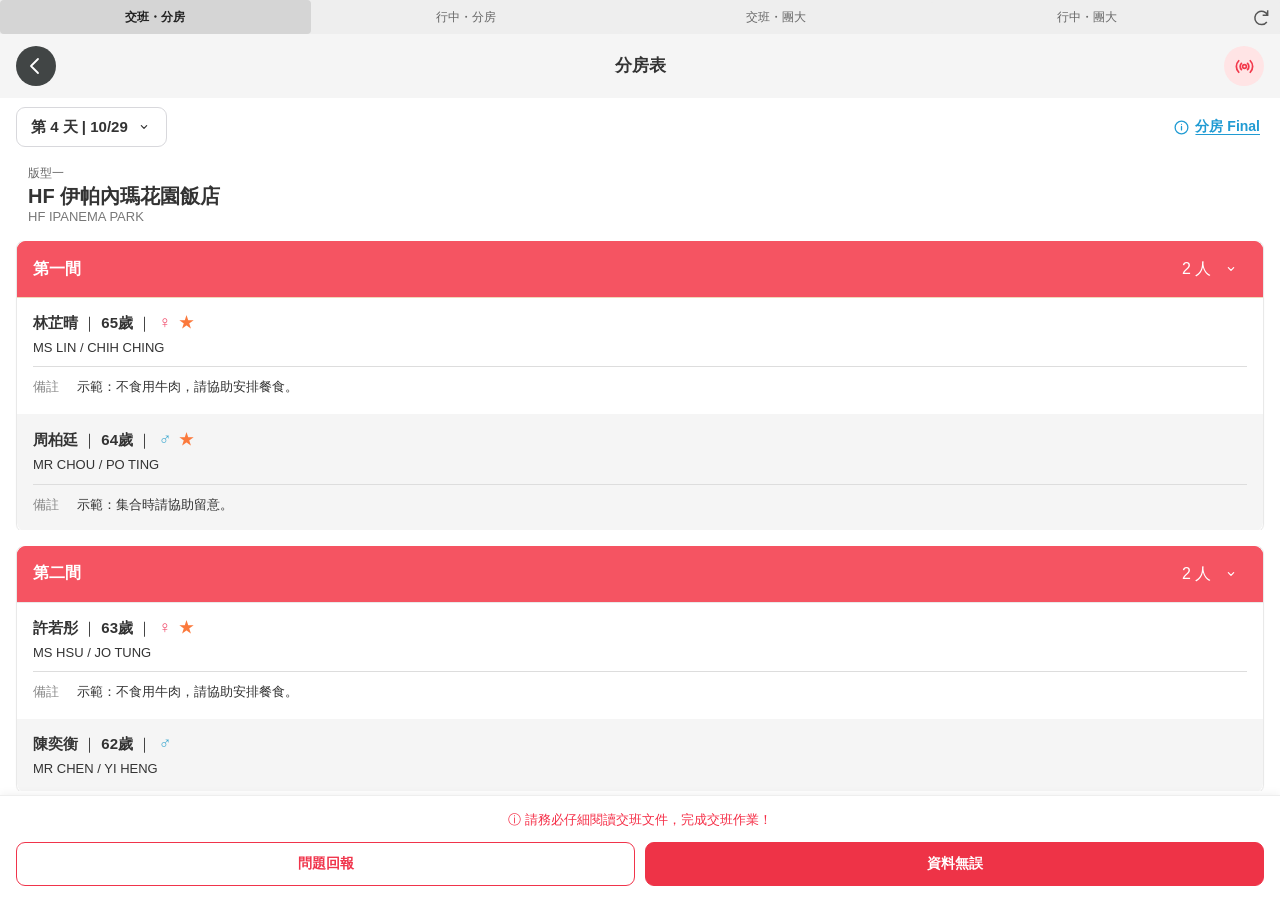
<file: index.html>
<!doctype html><html lang="zh-Hant"><head><meta charset="utf-8"><meta name="viewport" content="width=device-width,initial-scale=1,viewport-fit=cover"><title>導領管理｜第三版本</title><style>*{box-sizing:border-box}body{margin:0;font-family:-apple-system,BlinkMacSystemFont,"PingFang TC",sans-serif;background:#fff;height:100dvh;display:flex;flex-direction:column}.tabs{display:grid;grid-template-columns:repeat(4,minmax(0,1fr)) 38px;background:#fff;border-bottom:1px solid #ddd;flex:none;padding-top:env(safe-area-inset-top)}.tabs button{min-height:48px;padding:4px 2px;border:0;border-bottom:3px solid transparent;background:white;color:#888;font:inherit;font-size:12px;line-height:1.35;cursor:pointer}.tabs button span{display:block;font-weight:600;font-size:13px}.tabs button[aria-selected=true]{color:#ed3852;border-bottom-color:#ed3852;background:#fff6f8}iframe{width:100%;flex:1;border:0;min-height:0}iframe[hidden]{display:none}</style><style>.tabs button{border-radius:4px}</style><style>.tabs{background:#111;border-bottom:0}.tabs button,.tabs button[aria-selected=true]{background:#111;color:#fff;border-bottom:0}.tabs button[aria-selected=true]{background:#383838}.tabs #reset-default{background:#111;color:#fff!important}</style><style>.tabs{background:#eee}.tabs button{min-height:34px;padding:5px 2px;background:#eee;color:#666;font-size:12px;line-height:20px}.tabs button[aria-selected=true]{background:#d5d5d5;color:#222;font-weight:650}.tabs #reset-default{background:#eee;color:#555!important}</style></head><body><nav class="tabs" role="tablist" aria-label="功能情境"><button role="tab" id="tab-pre-room" aria-controls="pre-room" aria-selected="true" data-page="pre-room">交班・分房</button><button role="tab" id="tab-trip-room" aria-controls="trip-room" aria-selected="false" data-page="trip-room" tabindex="-1">行中・分房</button><button role="tab" id="tab-pre-group" aria-controls="pre-group" aria-selected="false" data-page="pre-group" tabindex="-1">交班・團大</button><button role="tab" id="tab-trip-group" aria-controls="trip-group" aria-selected="false" data-page="trip-group" tabindex="-1">行中・團大</button><button type="button" id="reset-default" aria-label="恢復預設狀態" title="恢復預設狀態" style="display:grid;place-items:center;color:#555"><svg width="20" height="20" viewBox="0 0 24 24" fill="none" stroke="currentColor" stroke-width="1.8" aria-hidden="true"><path d="M20 10a8 8 0 1 0-1 8M20 4v6h-6"/></svg></button></nav><script>const ids=['pre-room','trip-room','pre-group','trip-group'];function choose(id){document.querySelectorAll('[data-page]').forEach(b=>{b.setAttribute('aria-selected',b.dataset.page===id);b.tabIndex=b.dataset.page===id?0:-1});ids.forEach(key=>{let frame=document.getElementById(key);if(!frame&&key===id){frame=document.createElement('iframe');frame.id=key;frame.src='./'+key+'/index.html?v=template-label3';frame.title=document.getElementById('tab-'+key).innerText.replace('\n','－');frame.setAttribute('role','tabpanel');frame.setAttribute('aria-labelledby','tab-'+key);document.body.append(frame)}if(frame)frame.hidden=key!==id});history.replaceState(null,'','#'+id)}document.querySelector('.tabs').onclick=e=>{const b=e.target.closest('[data-page]');if(b)choose(b.dataset.page)};document.querySelector('.tabs').onkeydown=e=>{if(!['ArrowLeft','ArrowRight'].includes(e.key))return;e.preventDefault();const i=ids.indexOf(document.activeElement.dataset.page),id=ids[(i+(e.key==='ArrowRight'?1:3))%4];choose(id);document.getElementById('tab-'+id).focus()};document.getElementById('reset-default').onclick=()=>{for(const key of Object.keys(localStorage)){if(/^(four-|lead-guide-traveler-|v3-demo-|pdf-note-stars-)/.test(key))localStorage.removeItem(key)}location.reload()};choose(ids.includes(location.hash.slice(1))?location.hash.slice(1):ids[0]);</script></body></html>
</file>
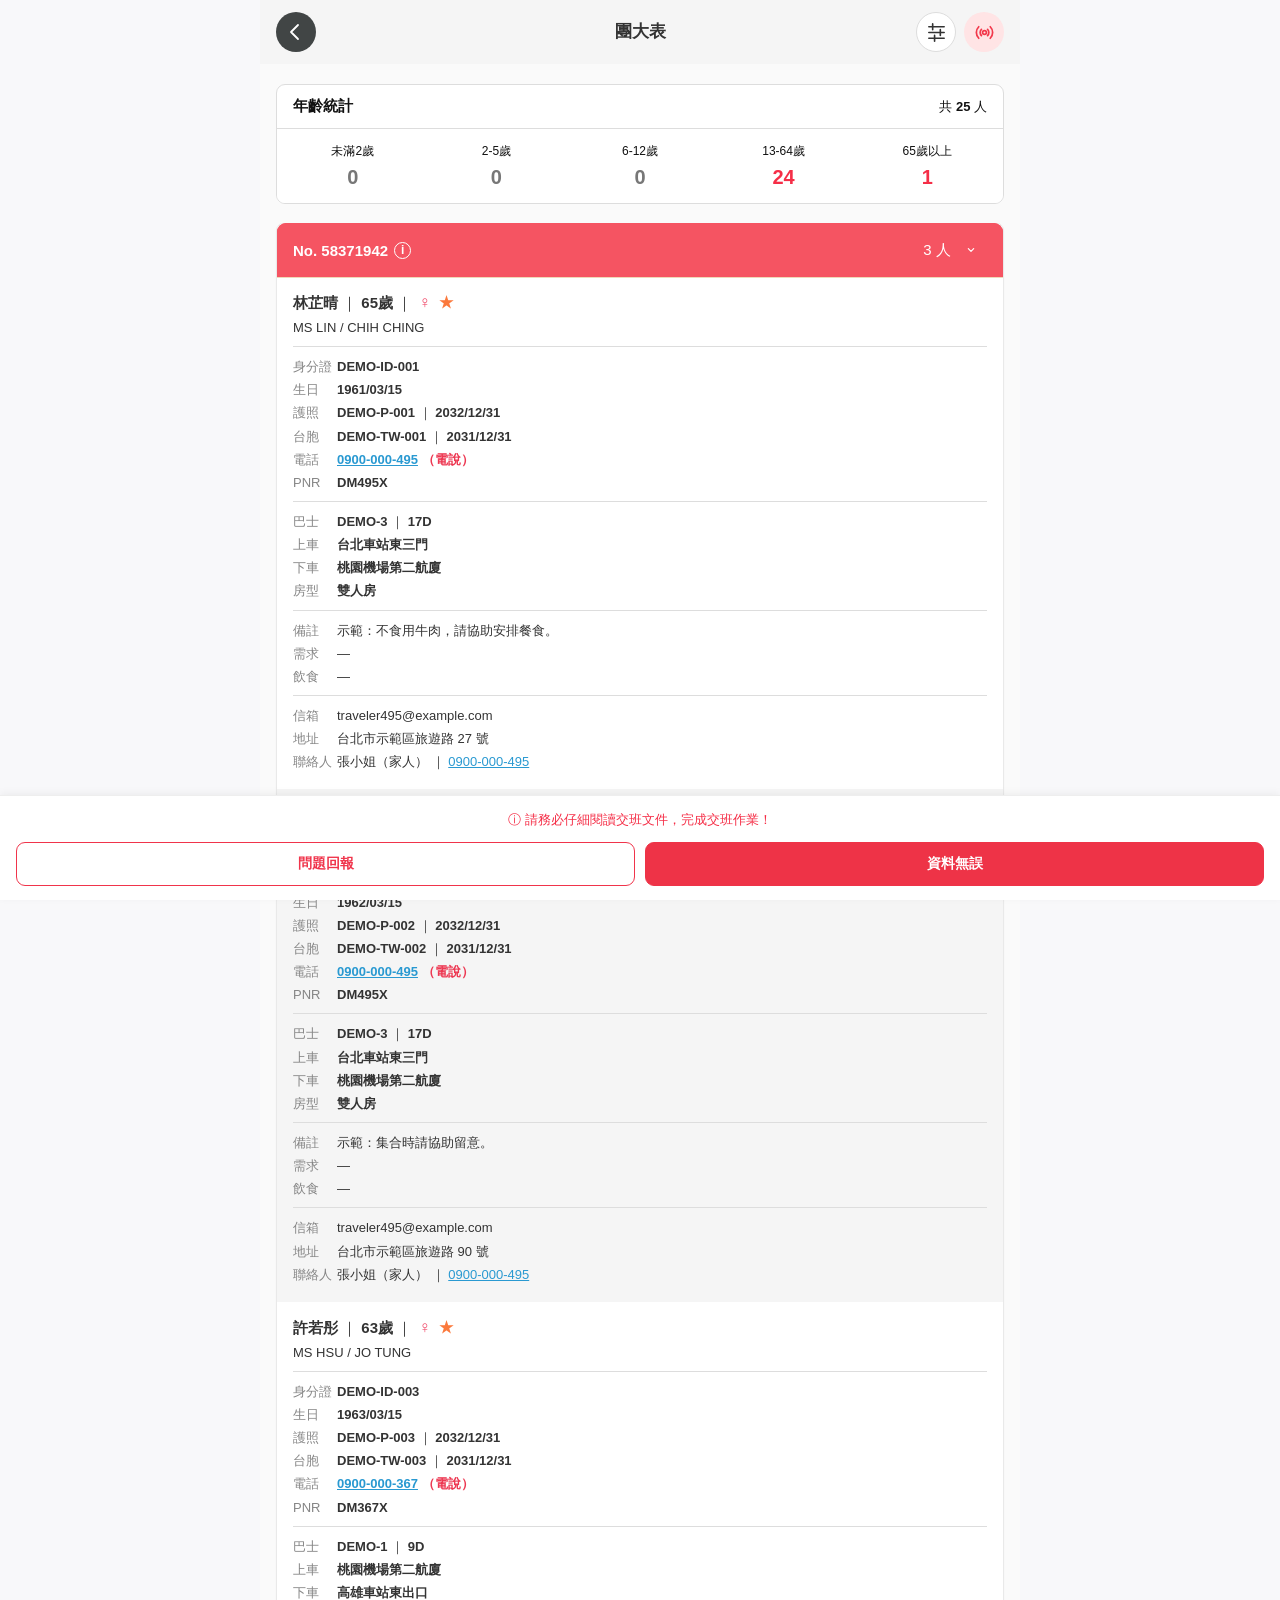
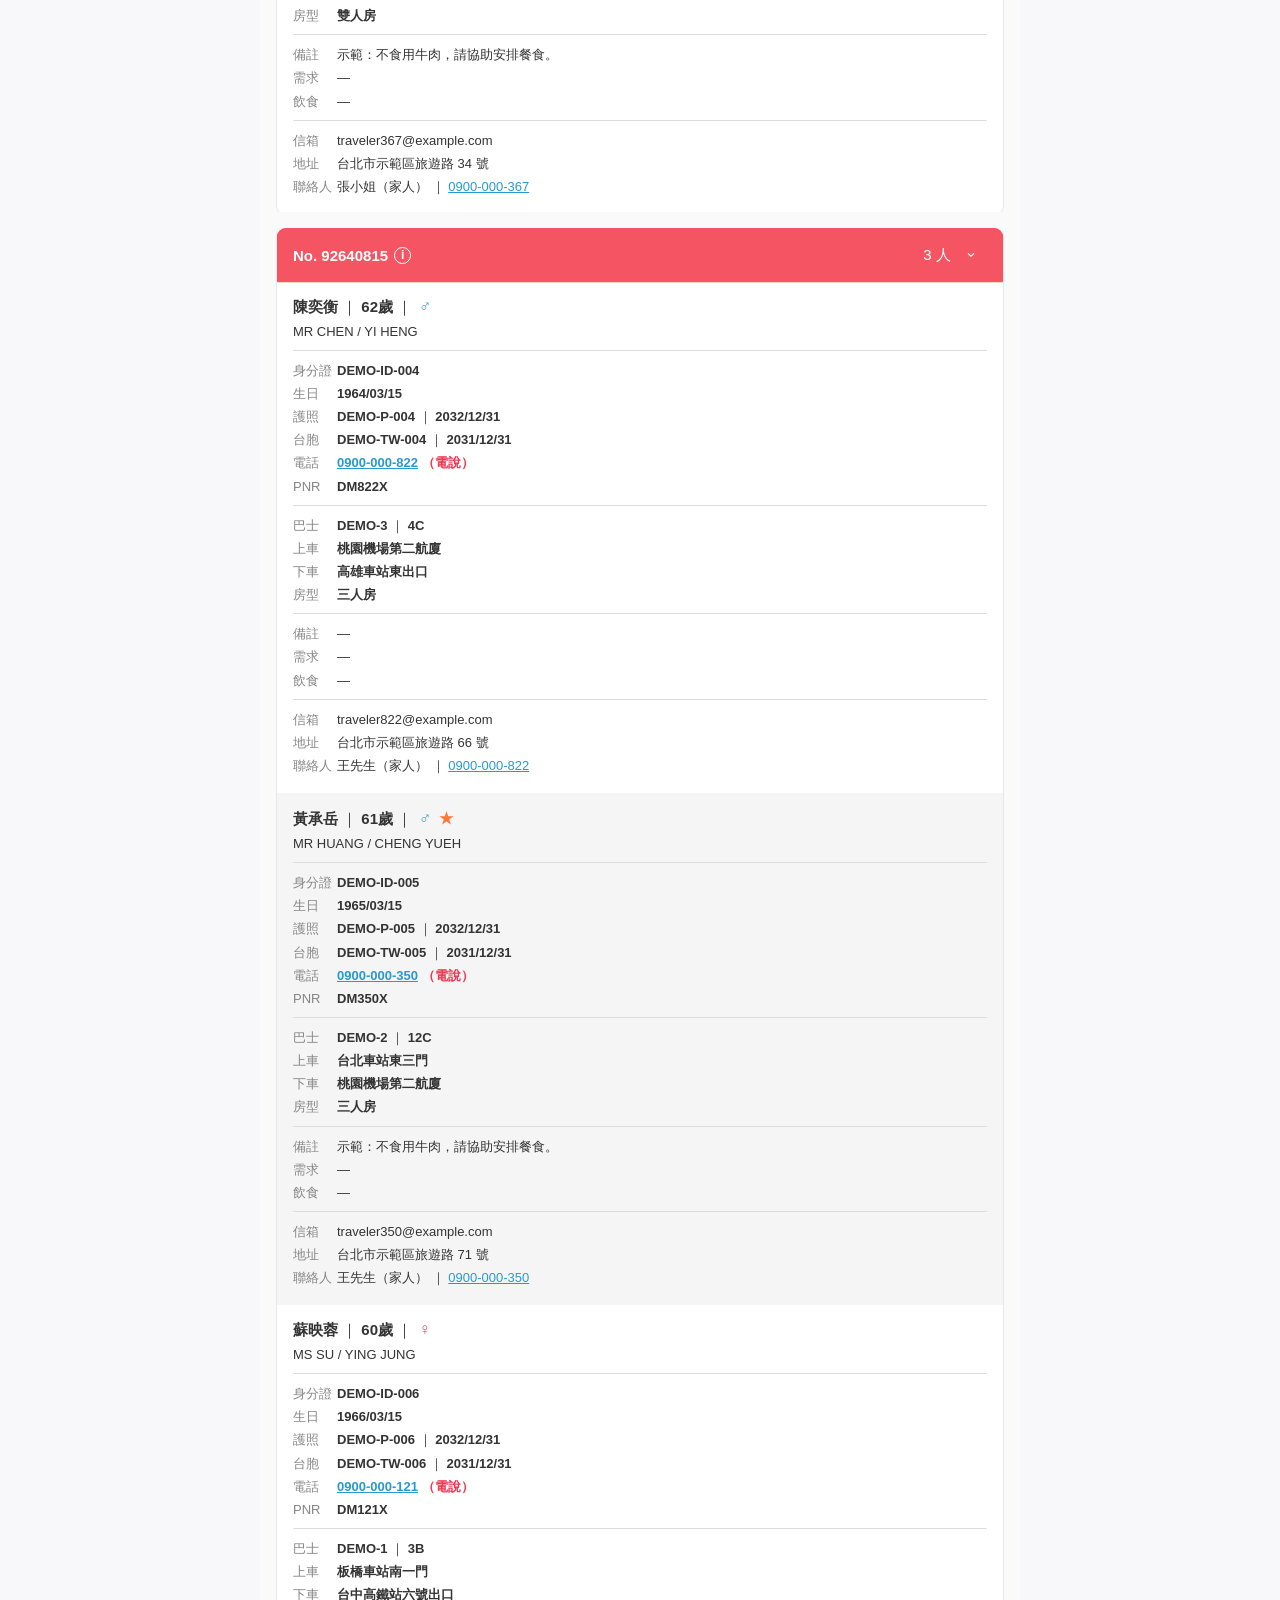
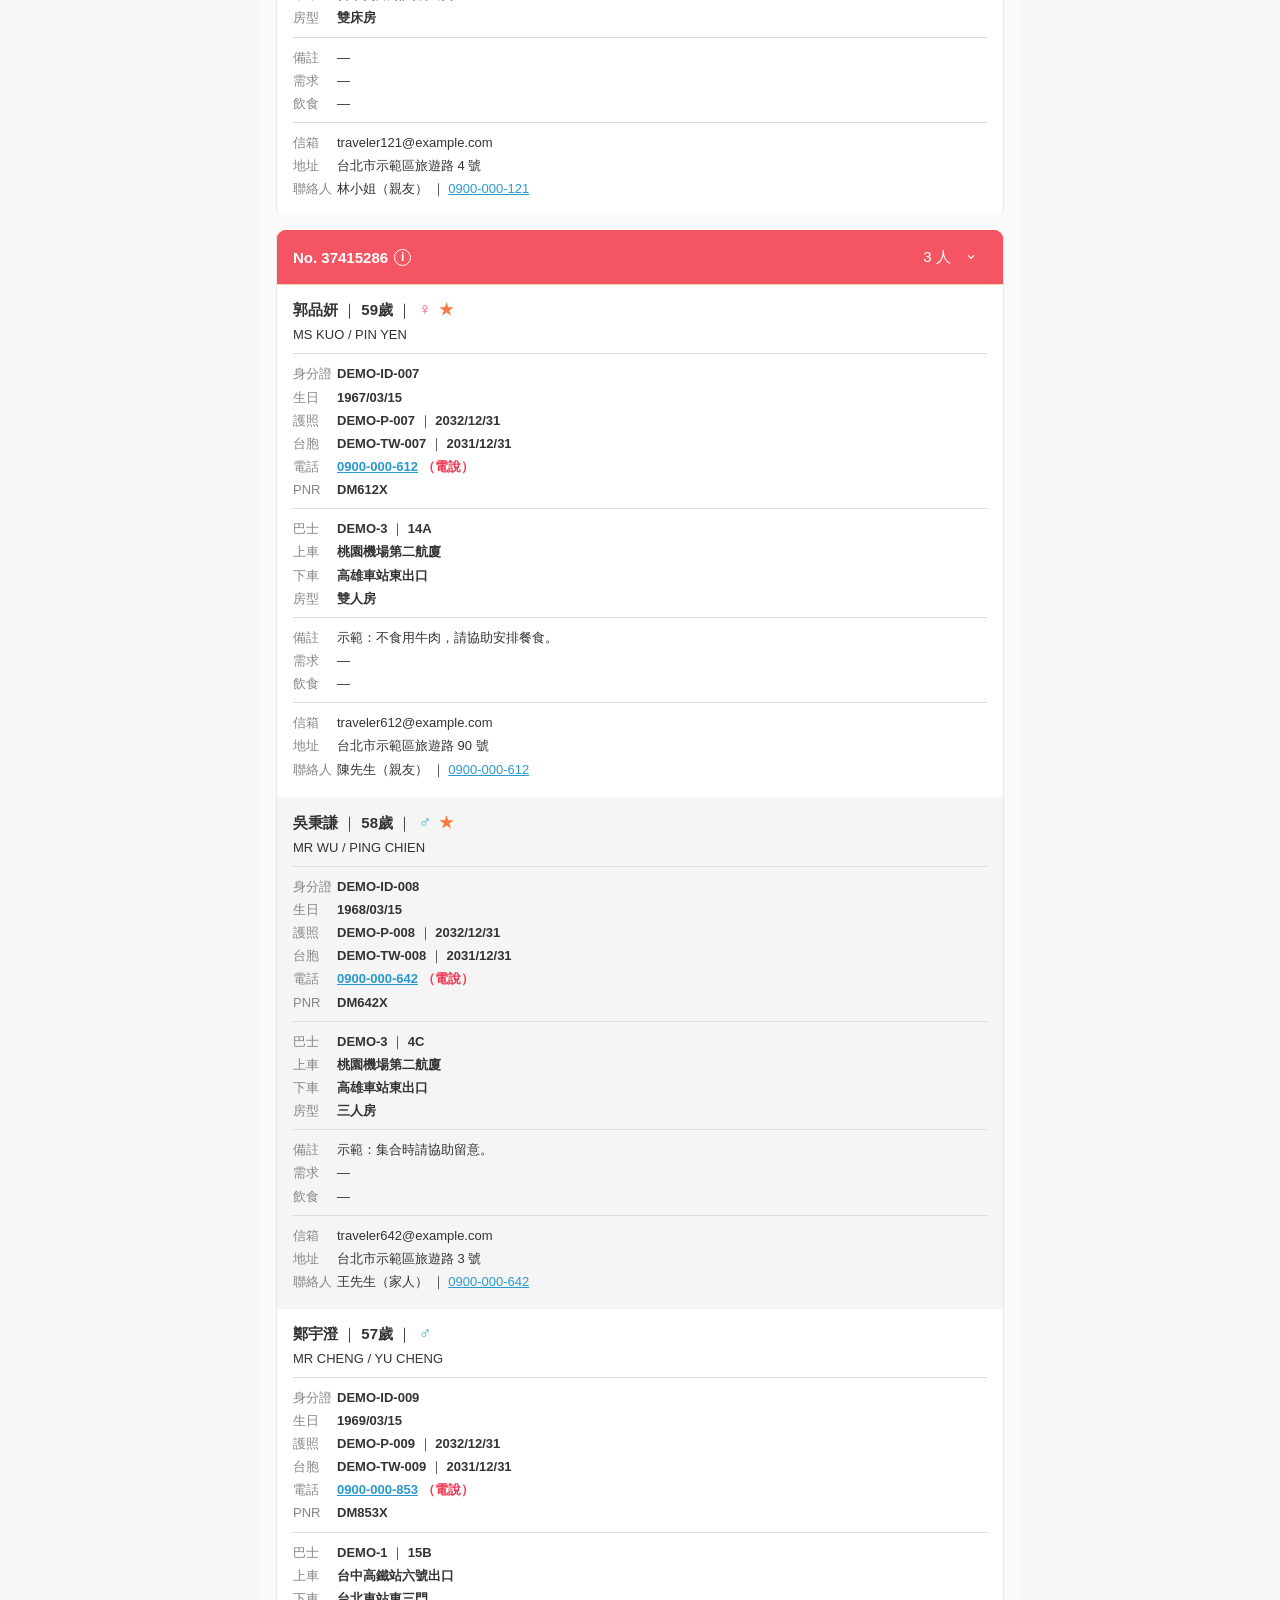
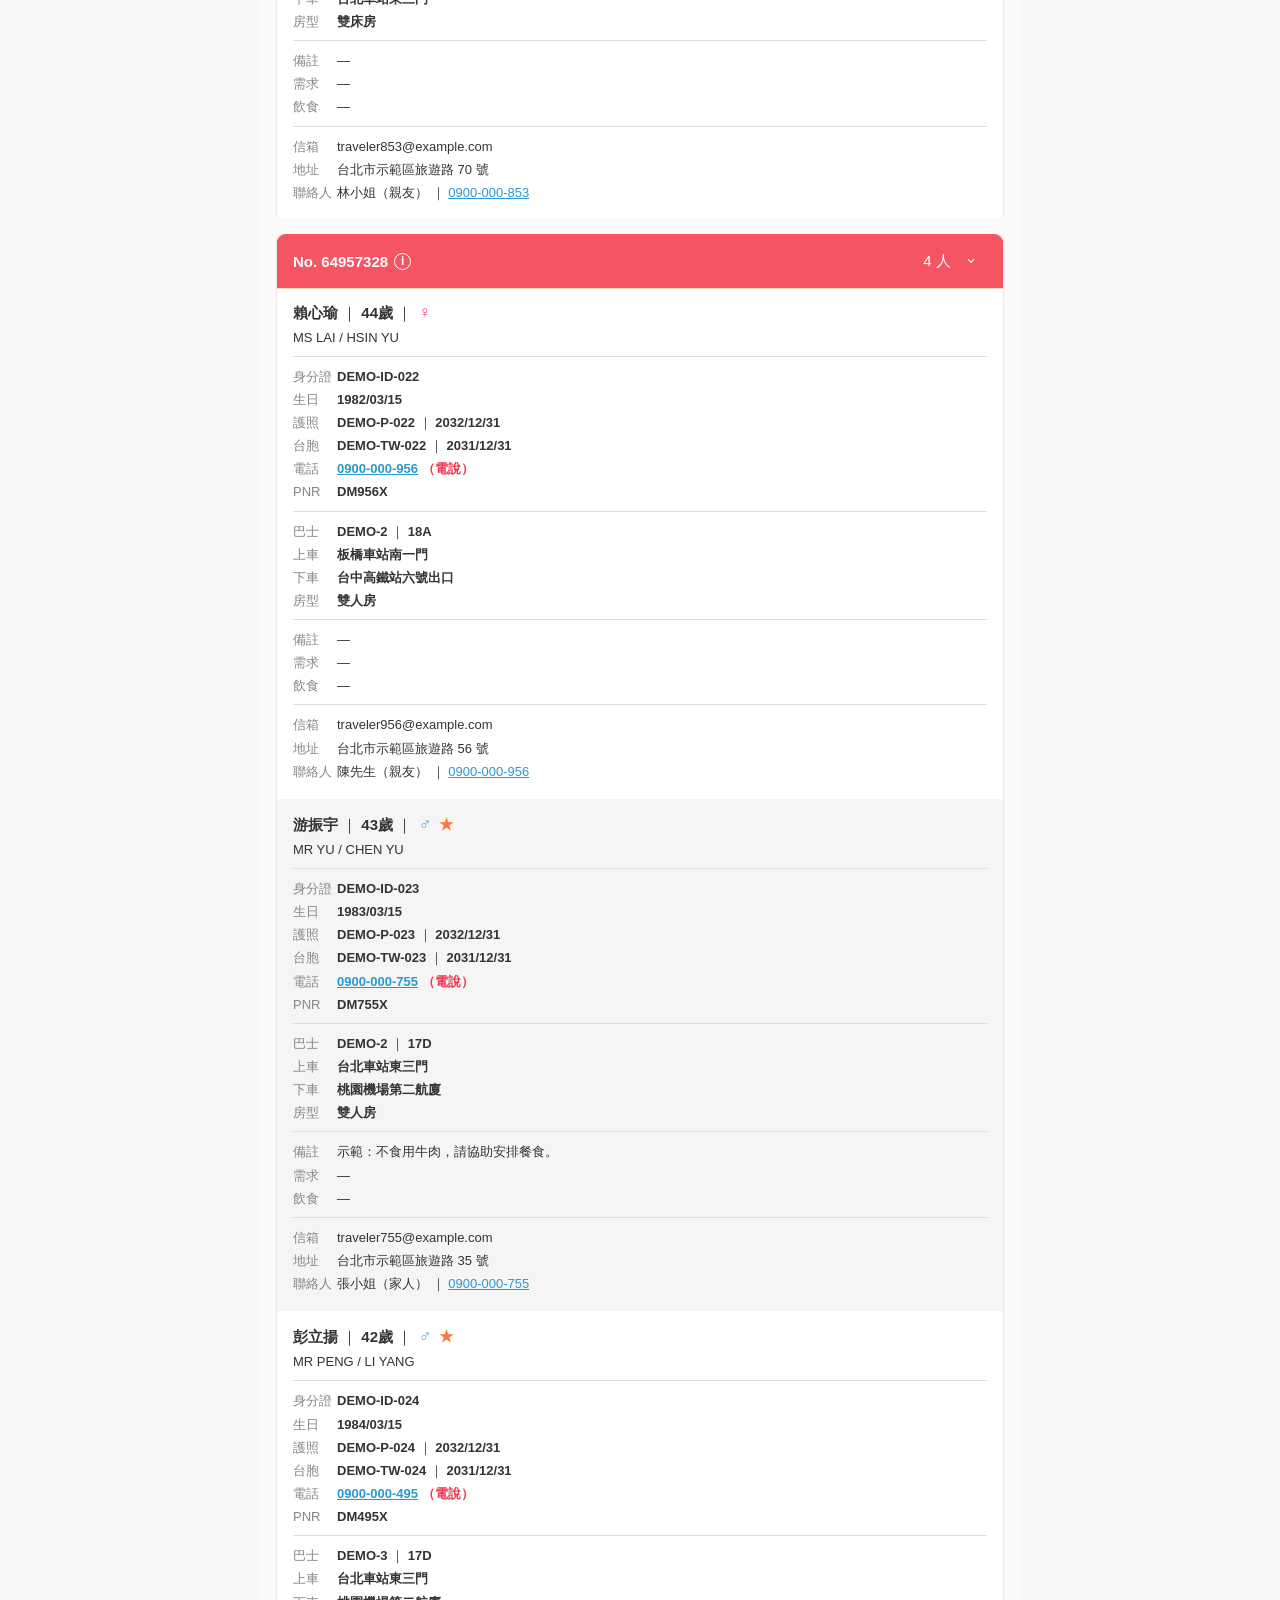
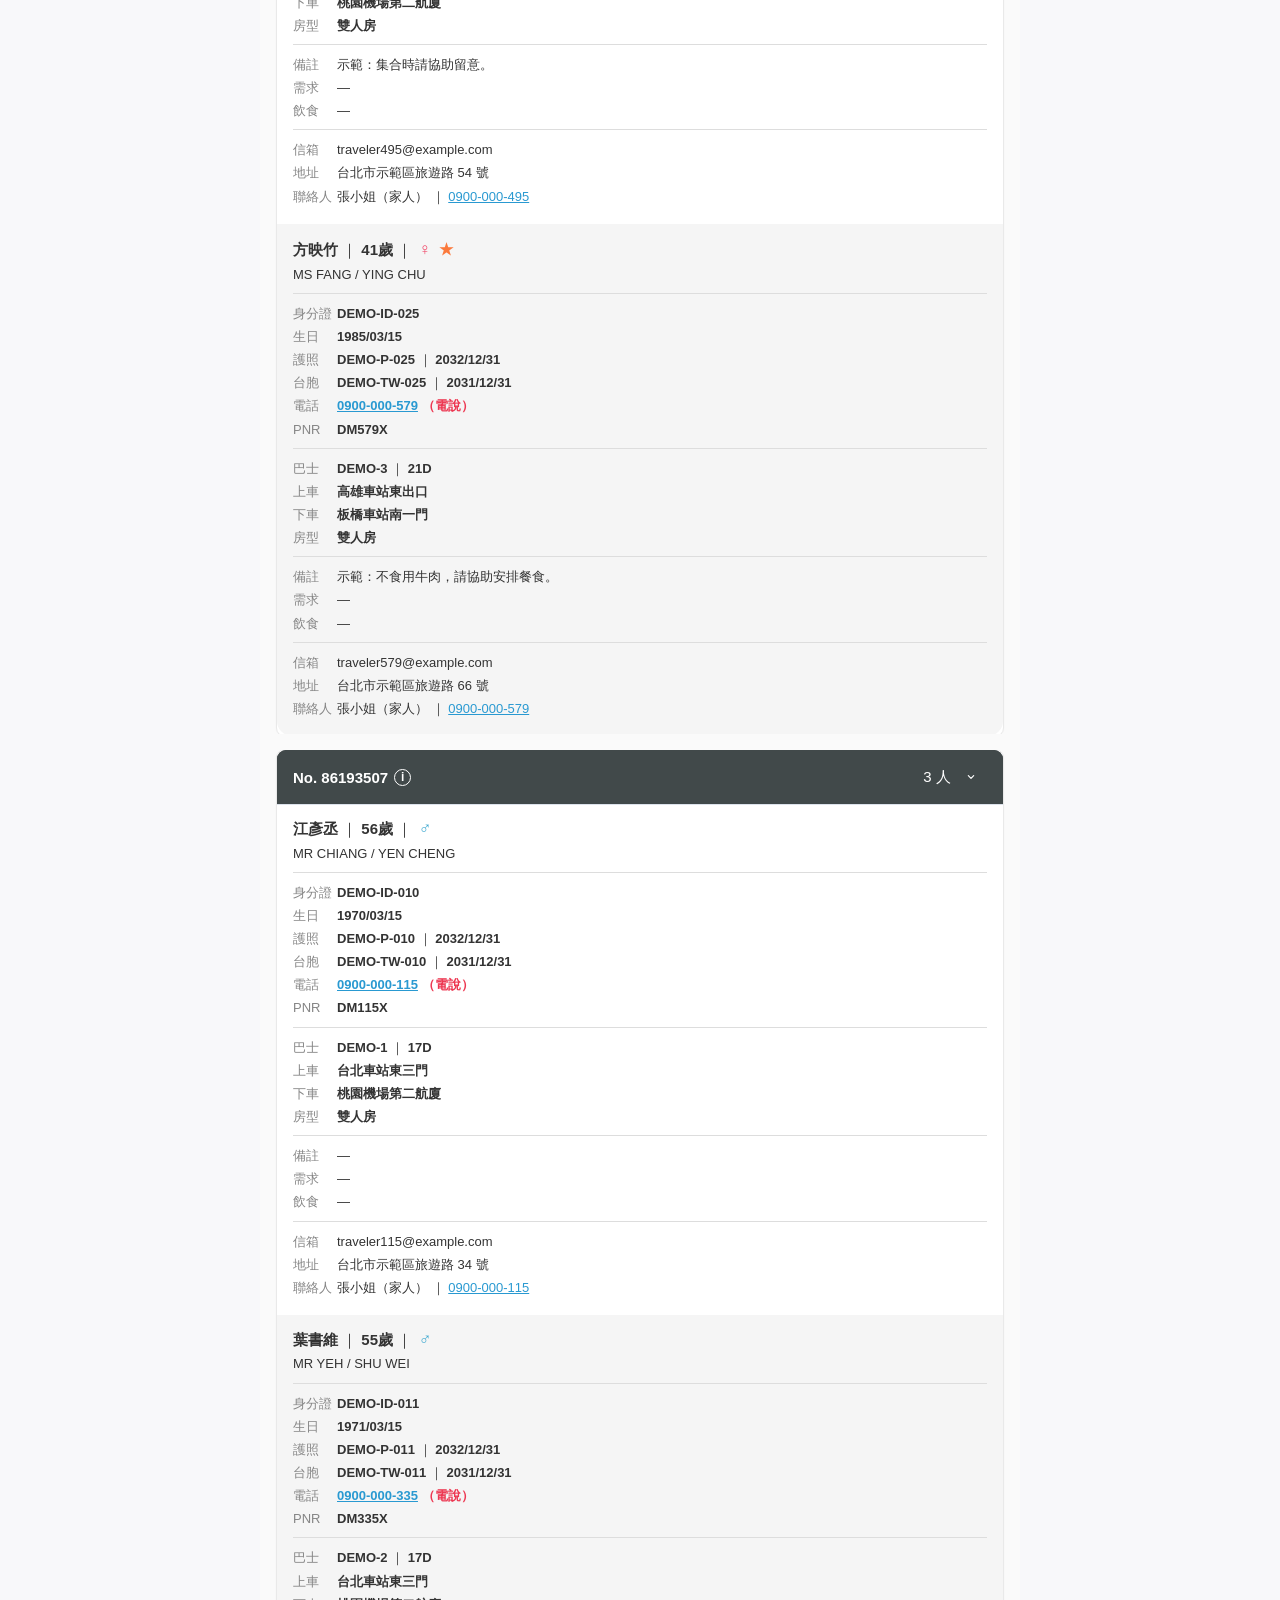
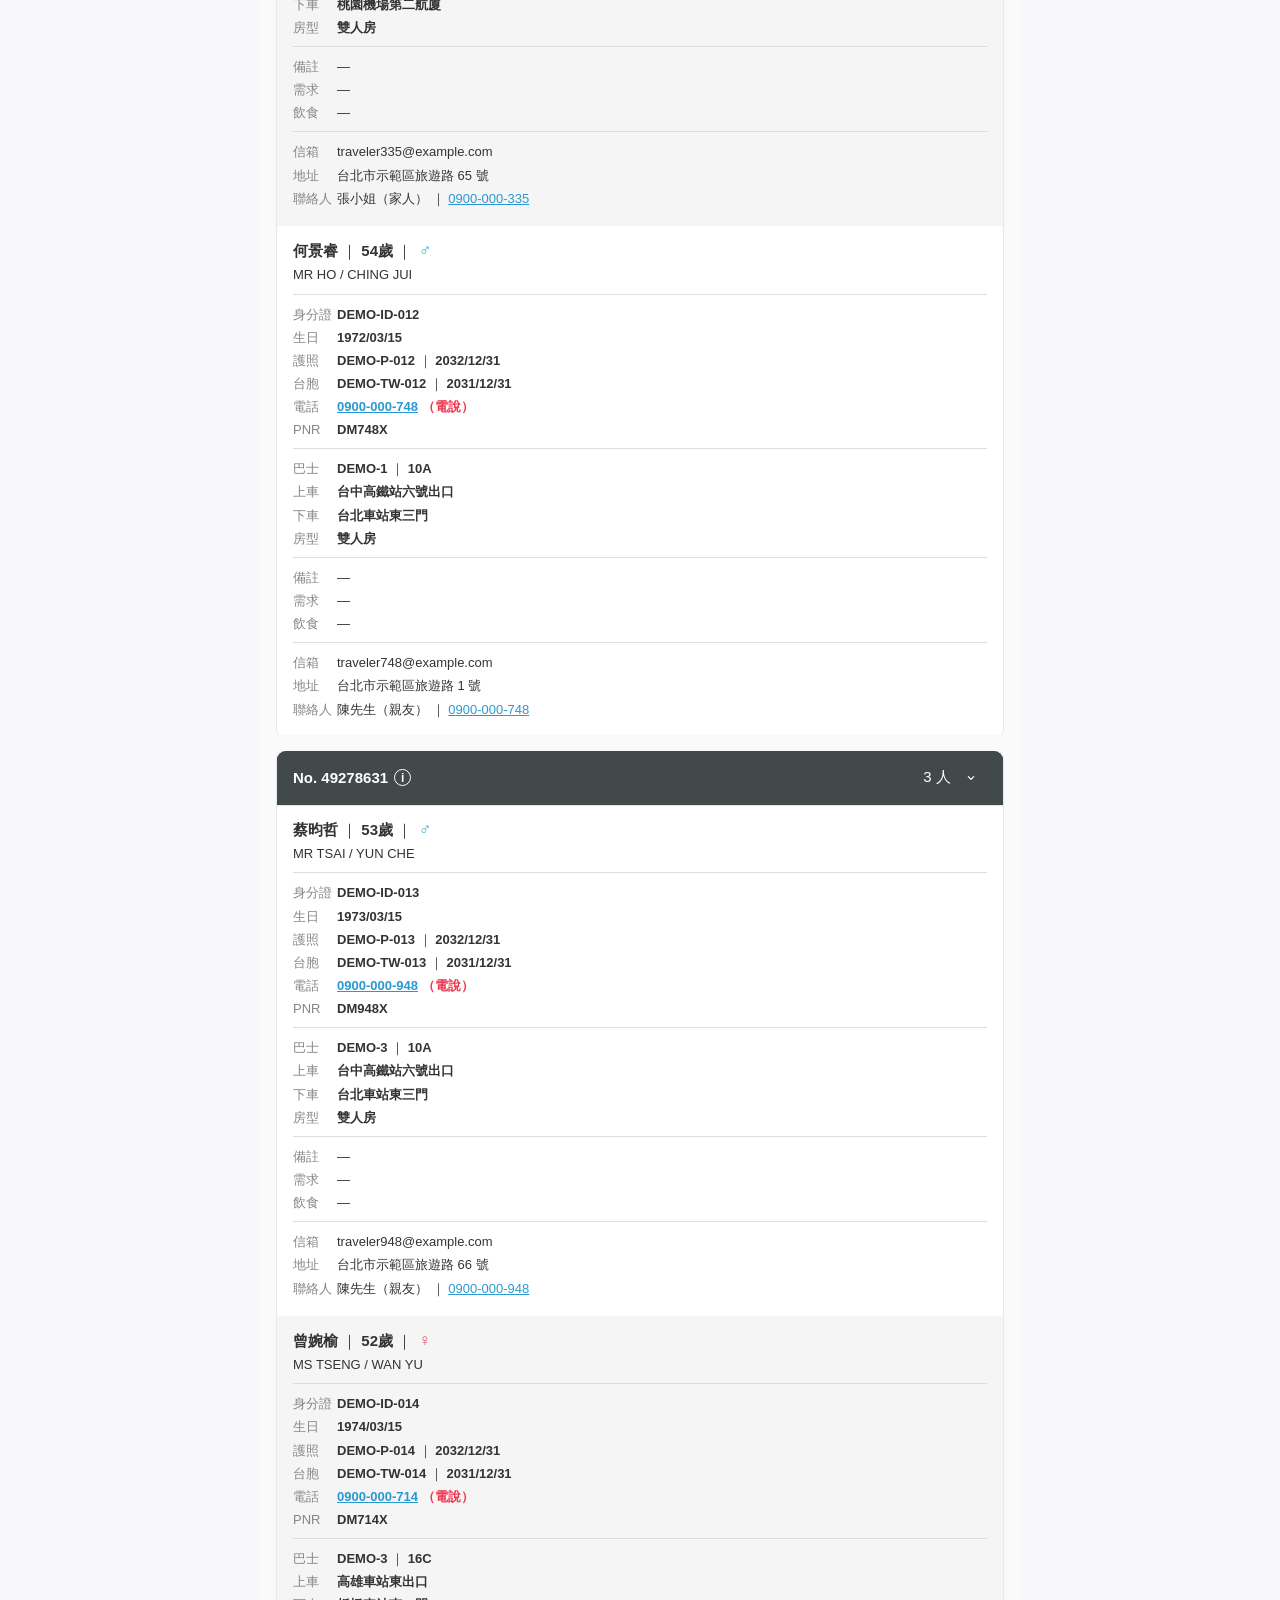
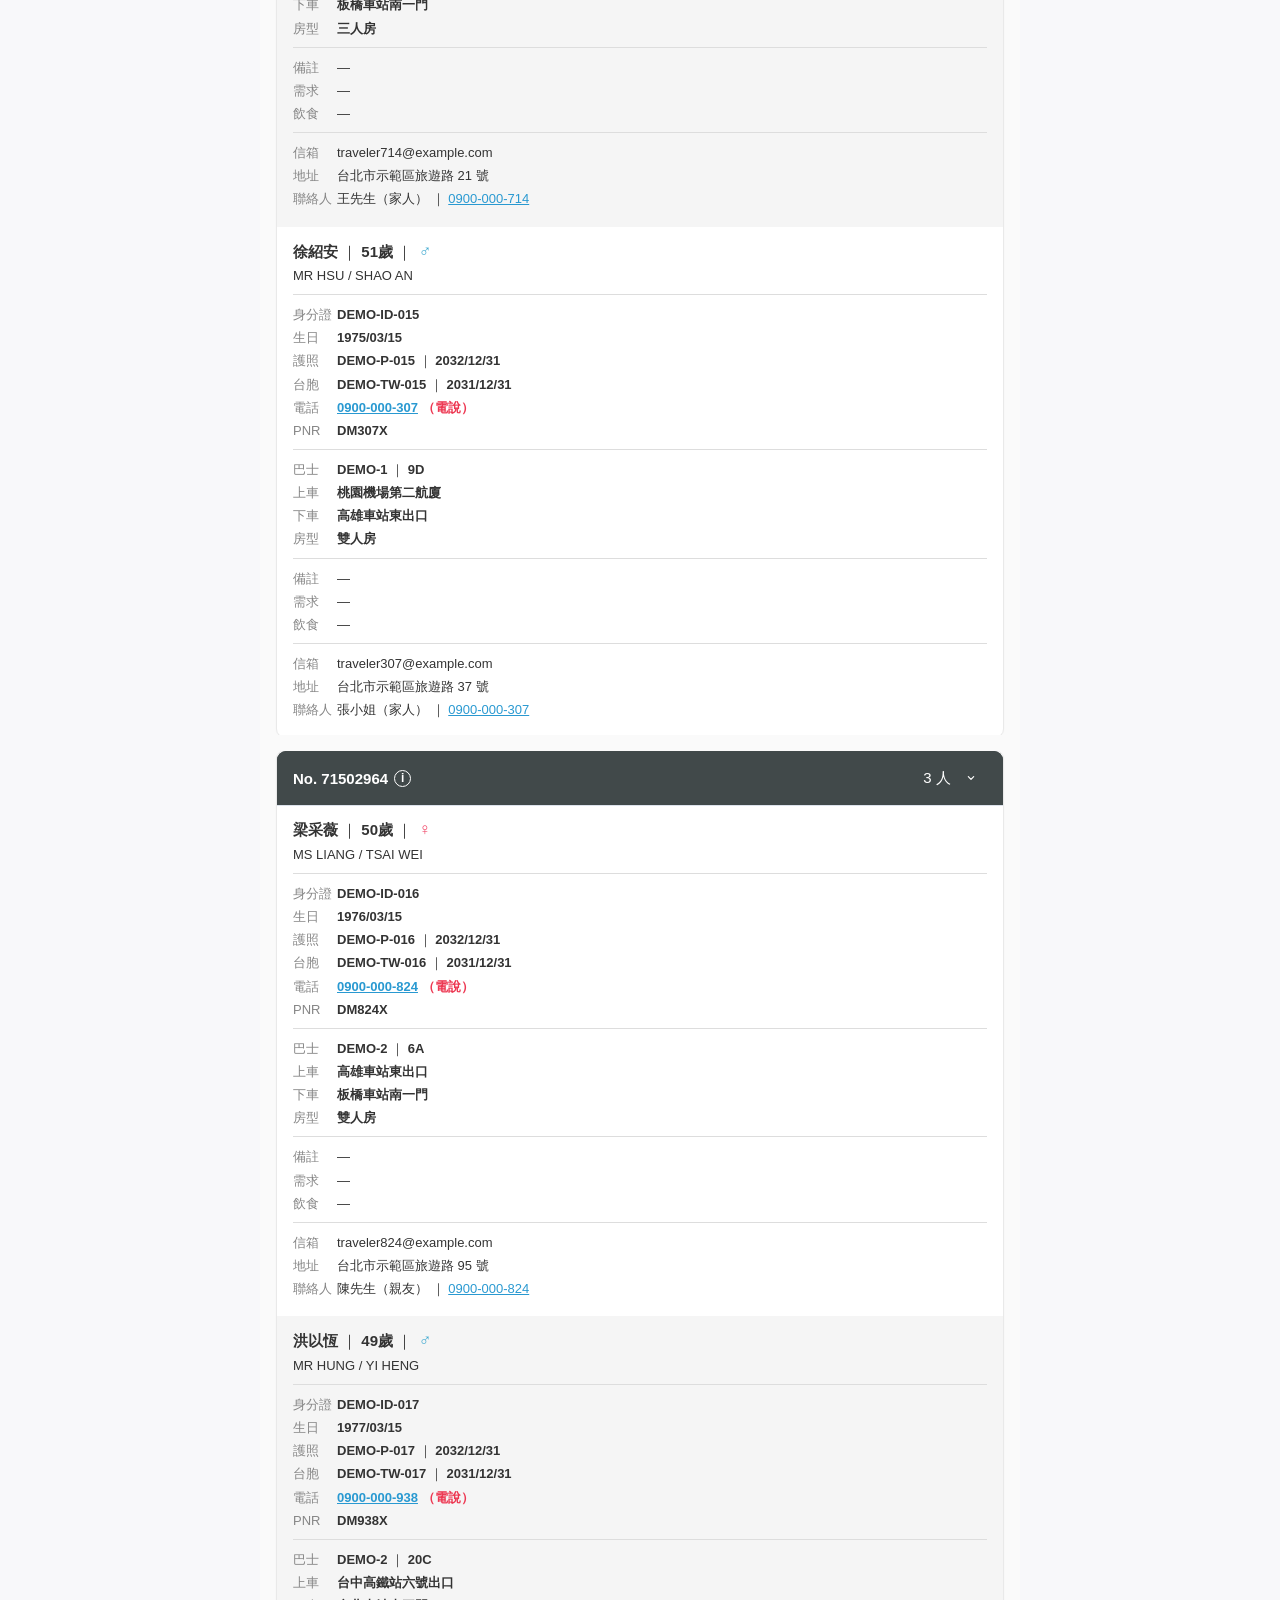
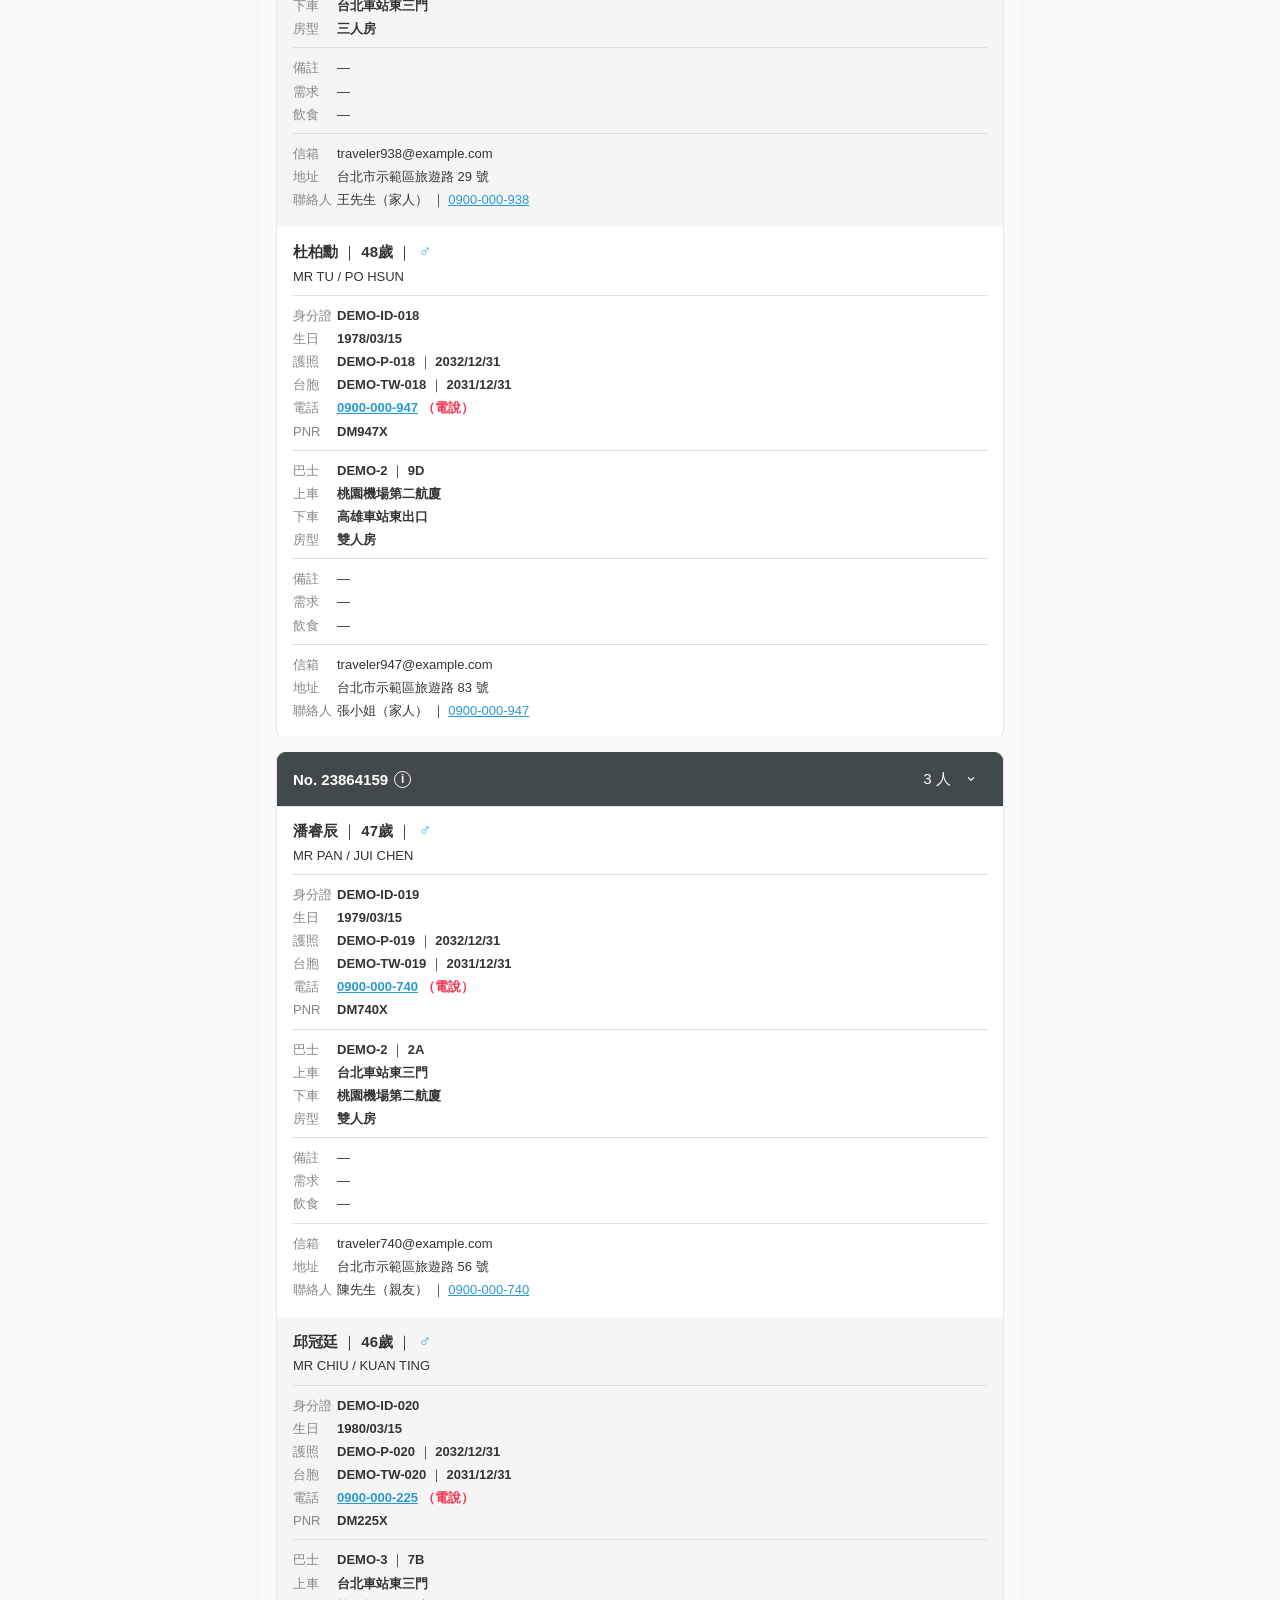
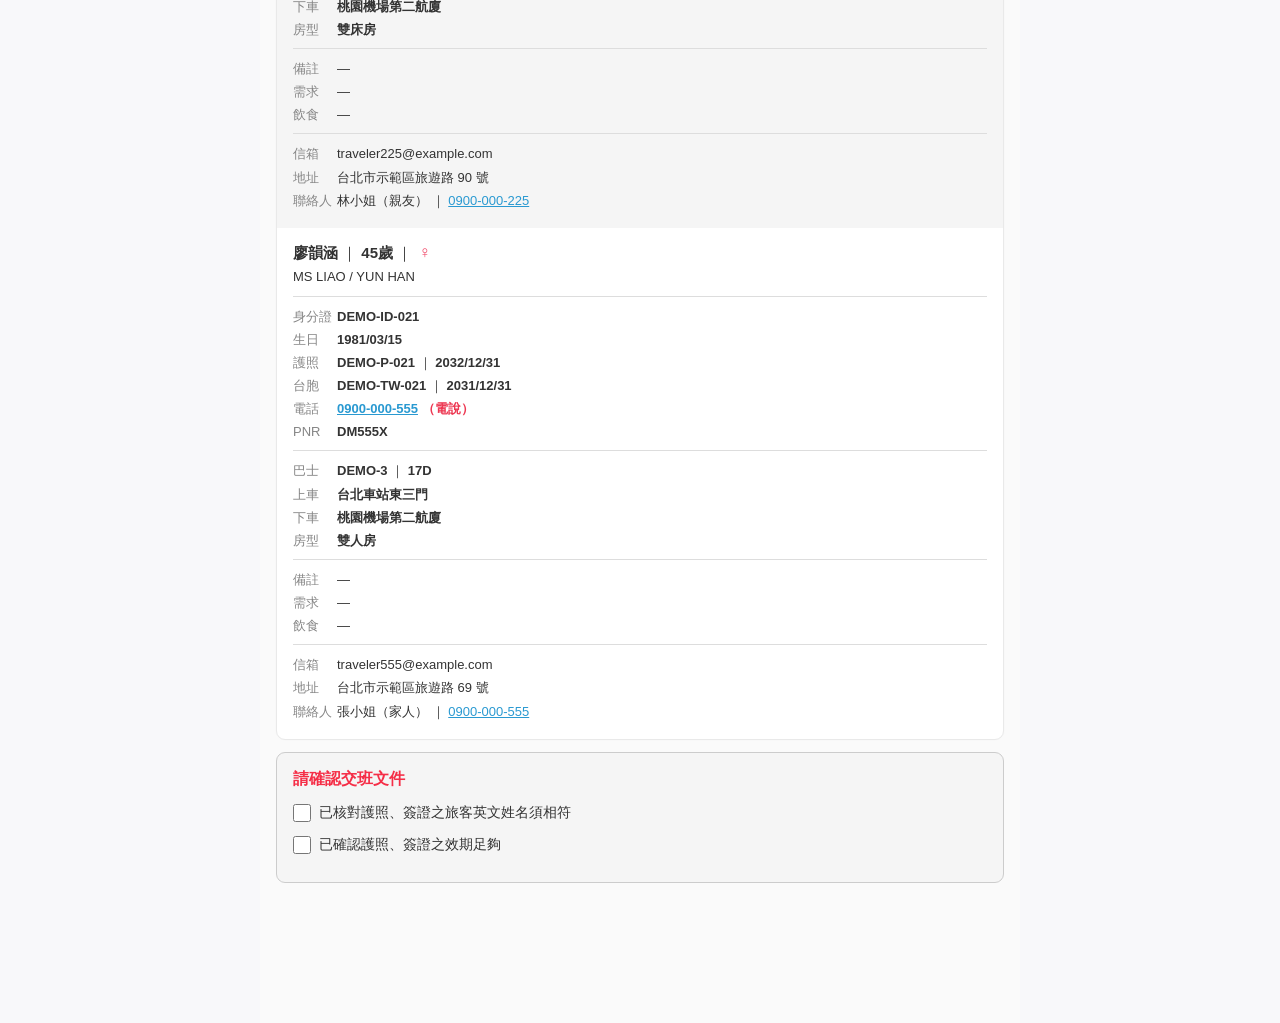
<file: pre-group/index.html>
<!doctype html><html lang="zh-Hant"><head><meta charset="utf-8"><meta name="viewport" content="width=device-width,initial-scale=1,viewport-fit=cover"><meta name="theme-color" content="#ffffff"><meta name="apple-mobile-web-app-capable" content="yes"><title>交班前－團體管理</title><meta name="description" content="依團體管理 設計稿製作，包含檢視、點名與編輯模式。"><link rel="stylesheet" href="style.css"><link rel="stylesheet" href="../input-rectangle.css?v=7"></head><body><div id="app"></div><div id="overlay"></div><div id="toast" role="status" aria-live="polite"></div><script src="../search-utils.js"></script><script src="app.js?v=star-sync2"></script><script src="../gender.js"></script><script src="../before.js?v=confirmed-dialog3"></script><script src="../layout-v2.js?v=disabled-view1"></script><script src="../search-ui.js"></script><script src="../traveler-card.js"></script><script src="../group-fields.js?v=pre-all1"></script><script src="../demo-data.js"></script><script src="../traveler-profile.js?v=star-sync2"></script><script src="../group-inline-cards.js?v=room-minimal3"></script><script src="../sticky-room-round.js?v=4"></script><script src="../header-footer-v3.js?v=4"></script><script src="../selection-sheet-v2.js?v=2"></script><script src="../imported-group.js?v=numeric-orders1"></script><script src="../compromise-v3.js?v=feedback1"></script></body></html>
</file>
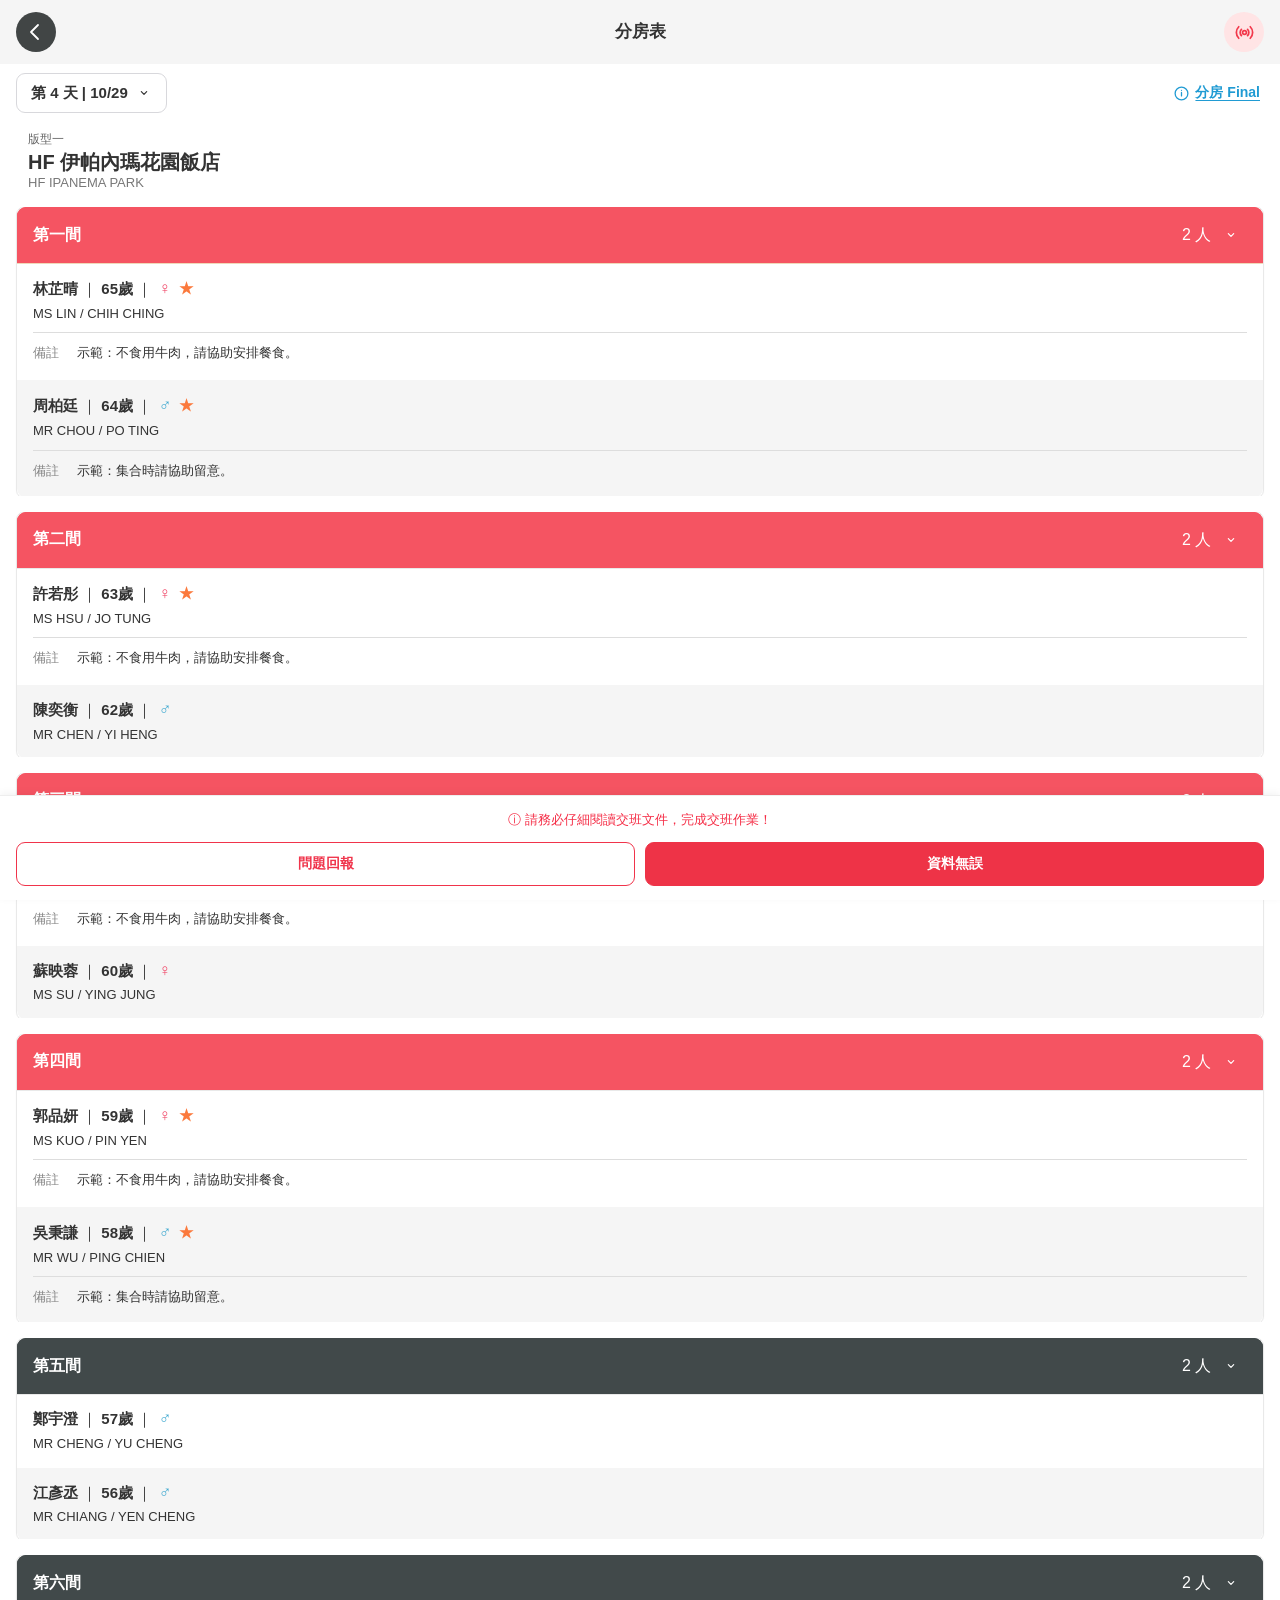
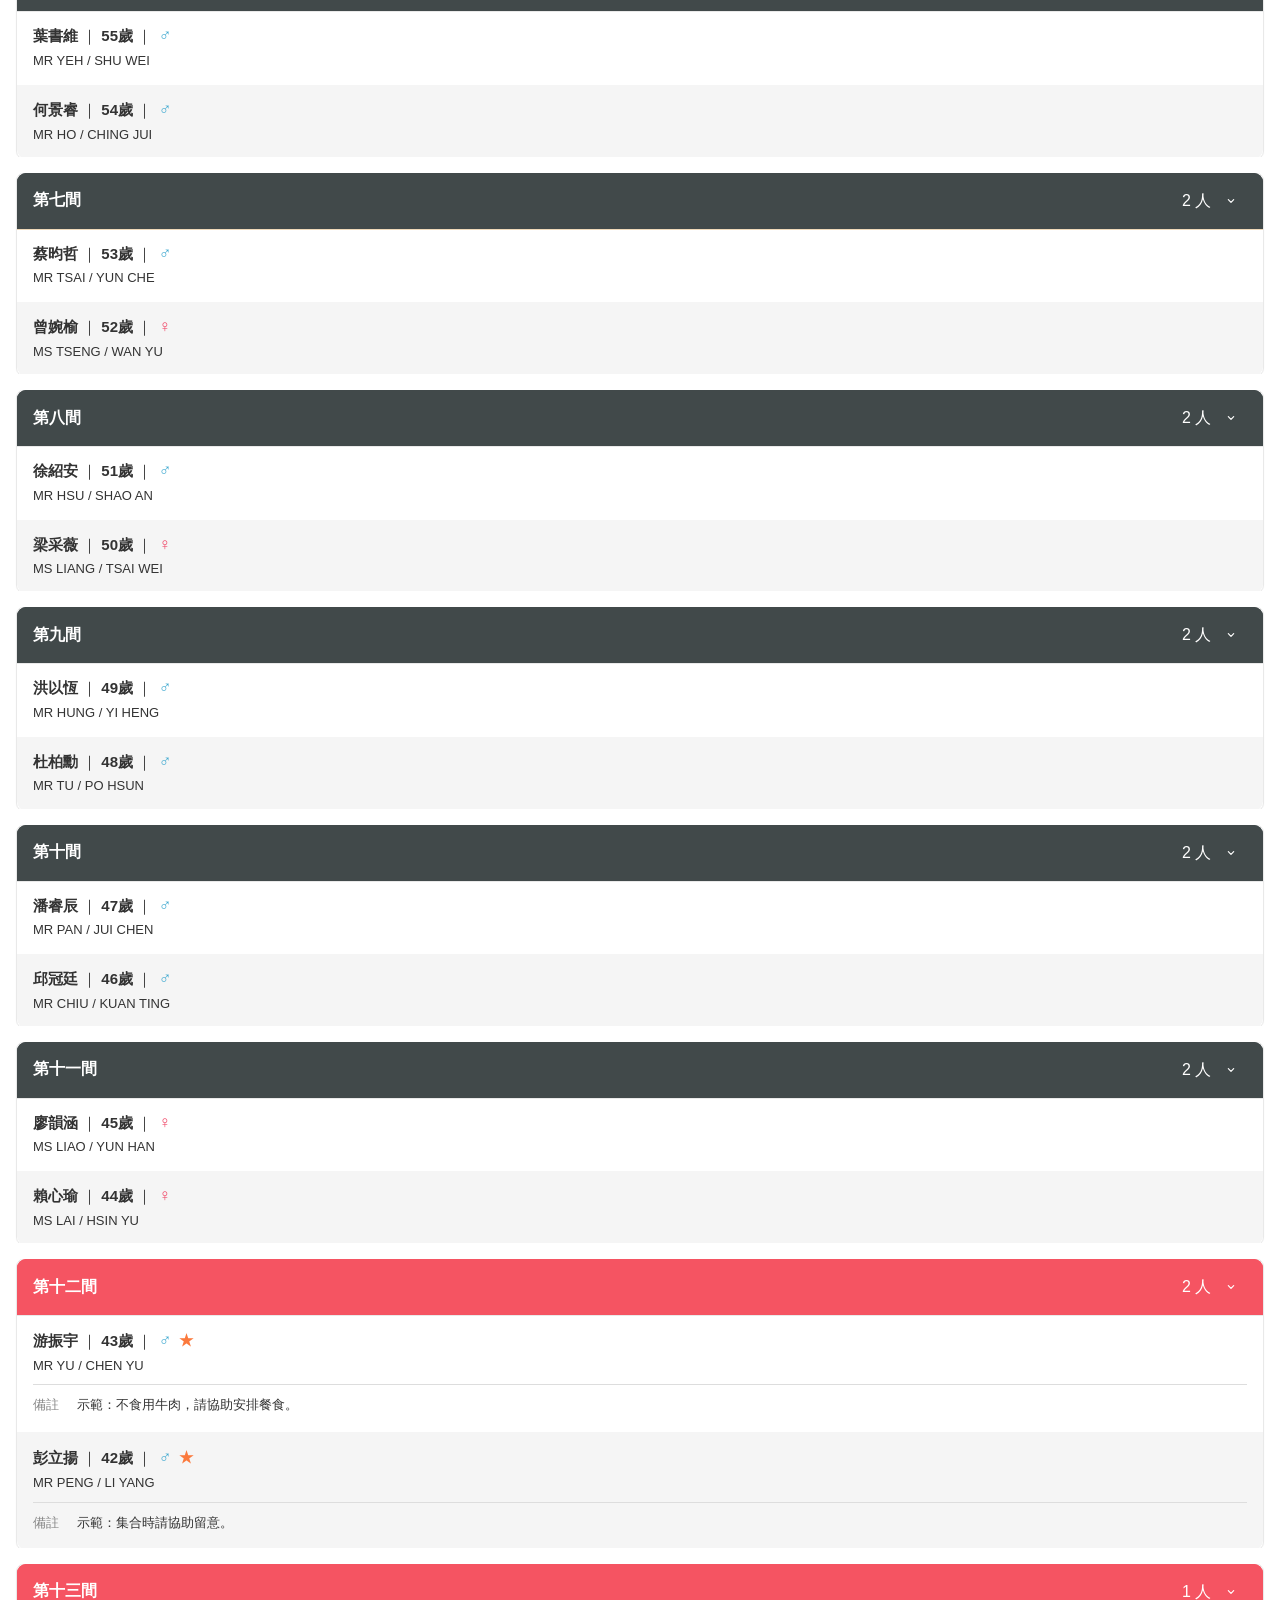
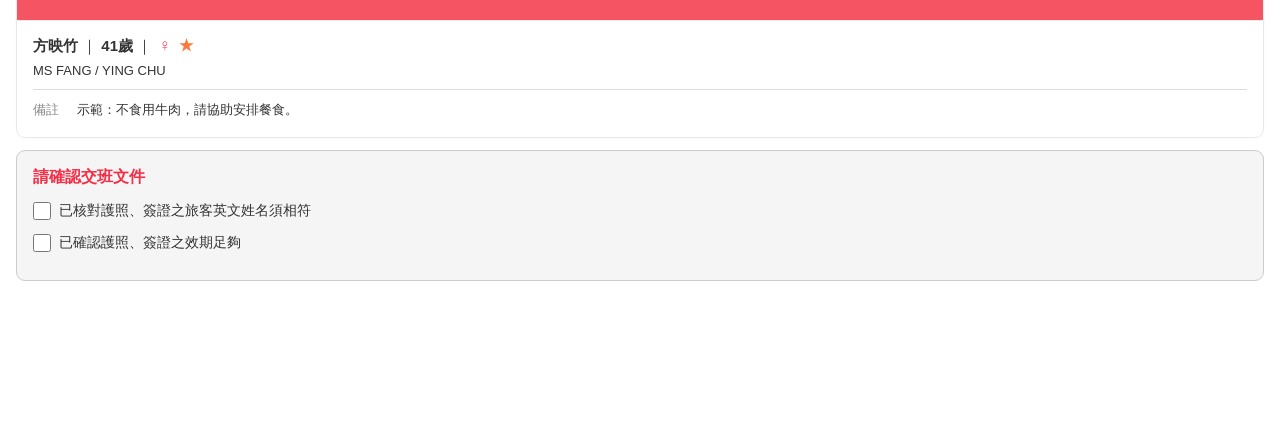
<file: pre-room/index.html>
<!doctype html><html lang="zh-Hant"><head><meta charset="utf-8"><meta name="viewport" content="width=device-width,initial-scale=1,viewport-fit=cover"><meta name="theme-color" content="#ffffff"><meta name="apple-mobile-web-app-capable" content="yes"><title>交班前－分房表</title><meta name="description" content="依分房表 ver2 設計稿製作，包含檢視、點名與編輯模式。"><link rel="stylesheet" href="style.css"><link rel="stylesheet" href="../input-rectangle.css?v=7"></head><body><div id="app"></div><div id="overlay"></div><div id="toast" role="status" aria-live="polite"></div><script src="../search-utils.js"></script><script src="app.js?v=ordinal-label-chevron-sync1"></script><script src="../gender.js"></script><script src="../before.js?v=confirmed-dialog3"></script><script src="../layout-v2.js?v=chevron-sync1"></script><script src="../search-ui.js"></script><script src="../traveler-card.js"></script><script src="../demo-data.js"></script><script src="../traveler-profile.js?v=star-sync2"></script><script src="../group-inline-cards.js?v=room-minimal3"></script><script src="../room-final-note.js?v=underline1"></script><script src="../sticky-room-round.js?v=4"></script><script src="../header-footer-v3.js?v=4"></script><script src="../selection-sheet-v2.js?v=2"></script><script src="../hotel-heading.js?v=template-plain1"></script><script src="../imported-rooming.js?v=numeric-orders1"></script><script src="../compromise-v3.js?v=feedback1"></script></body></html>
</file>
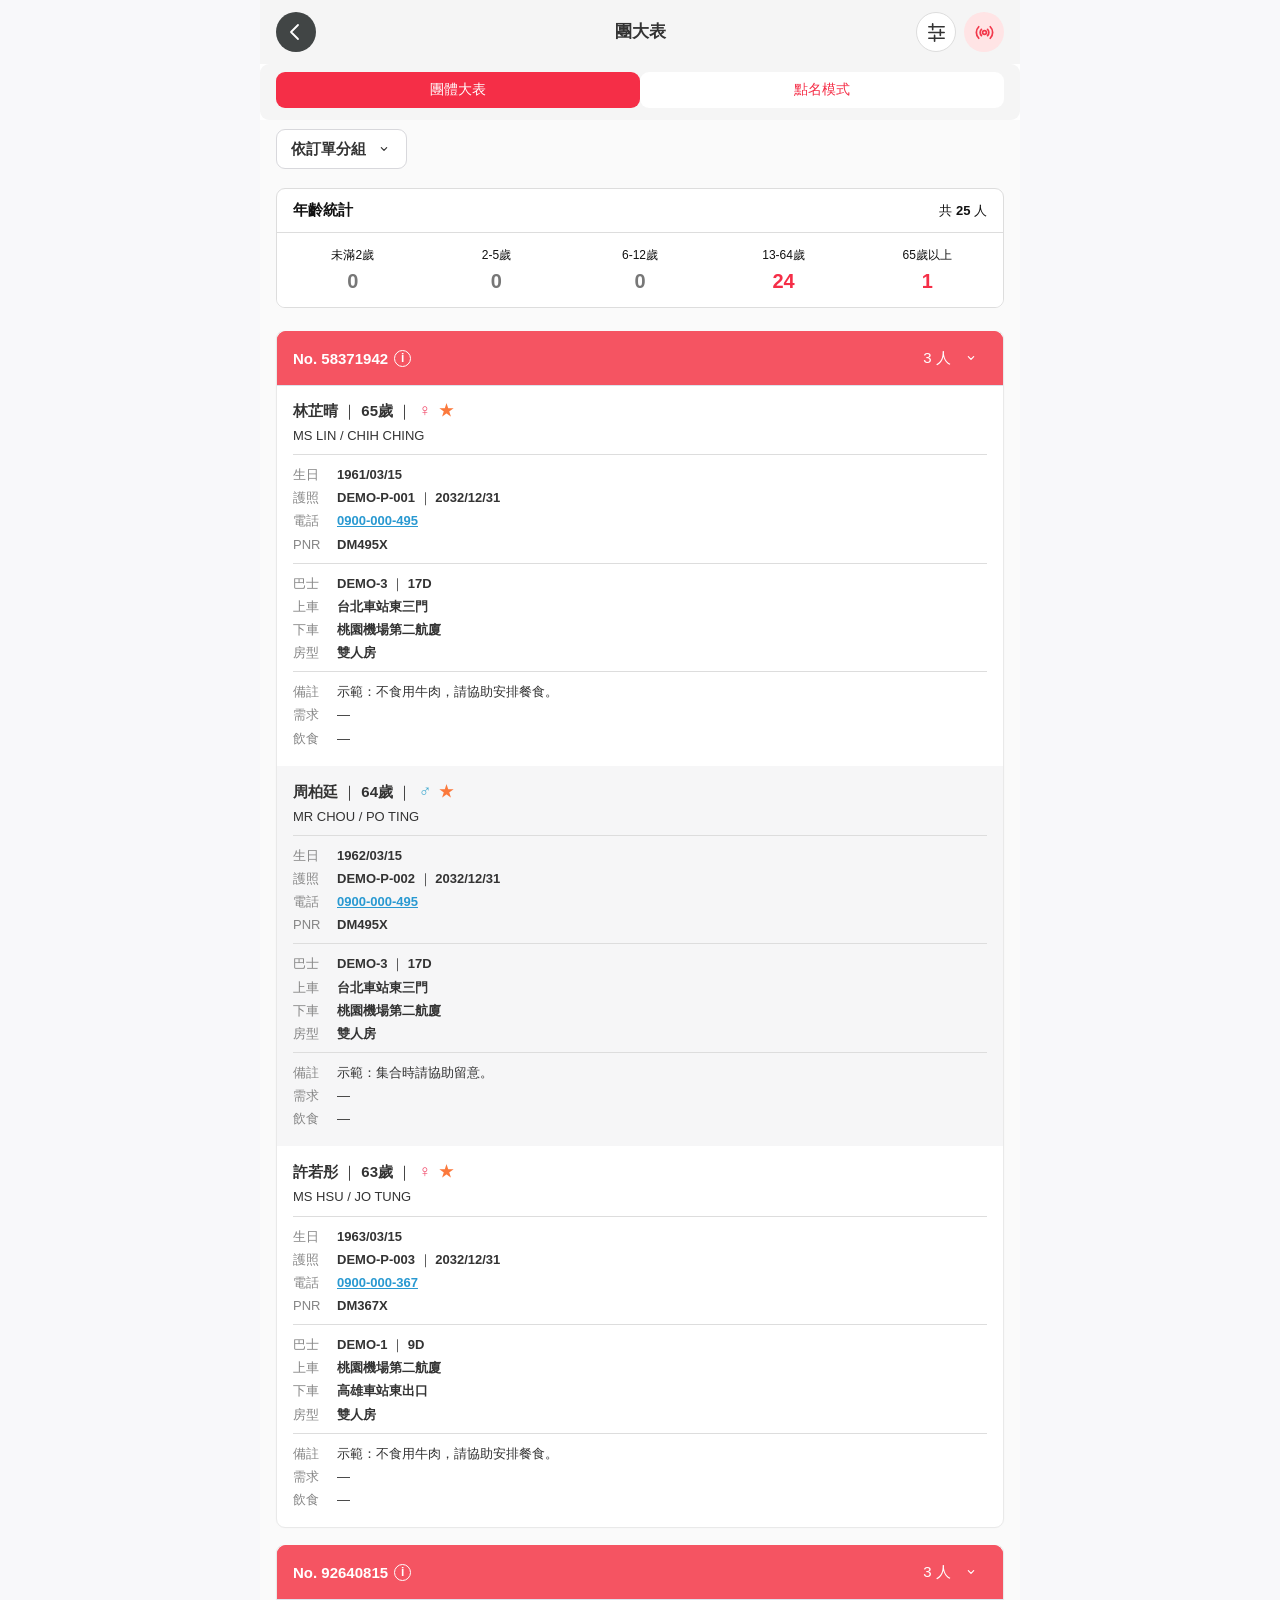
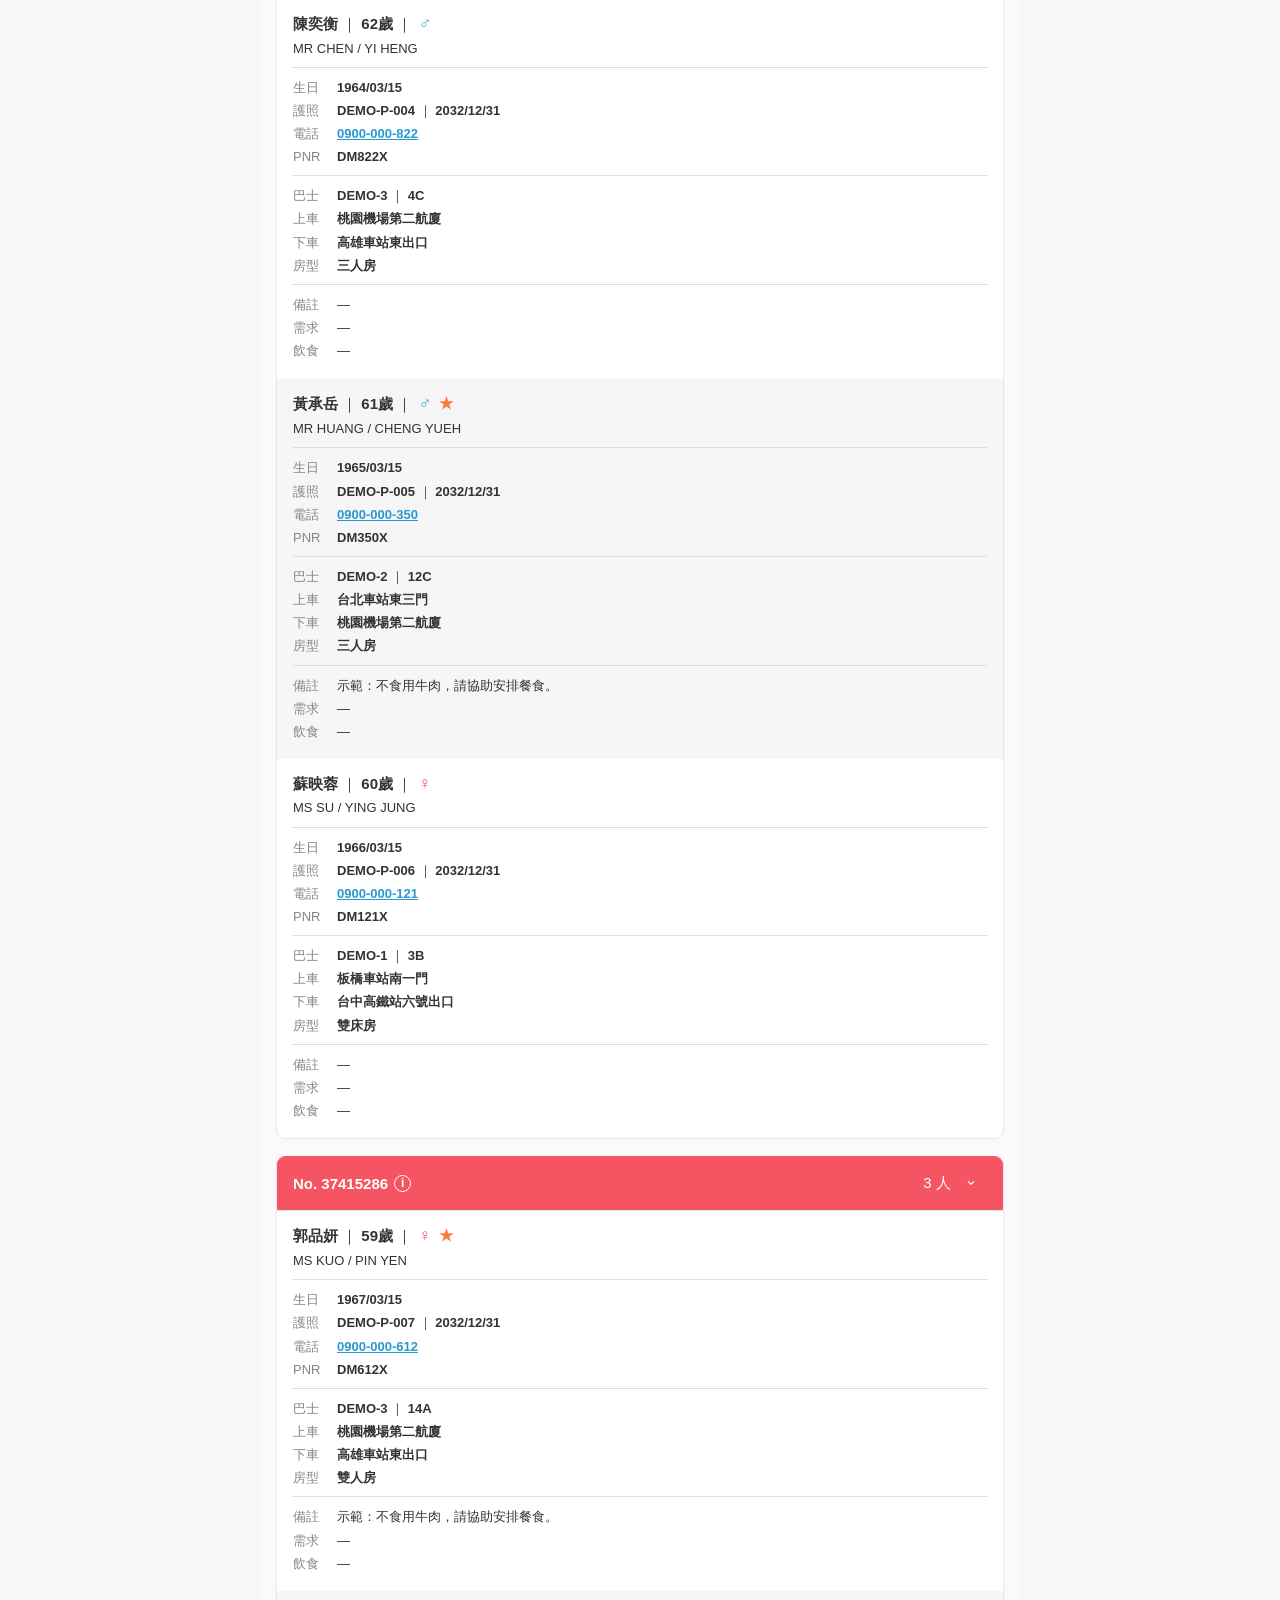
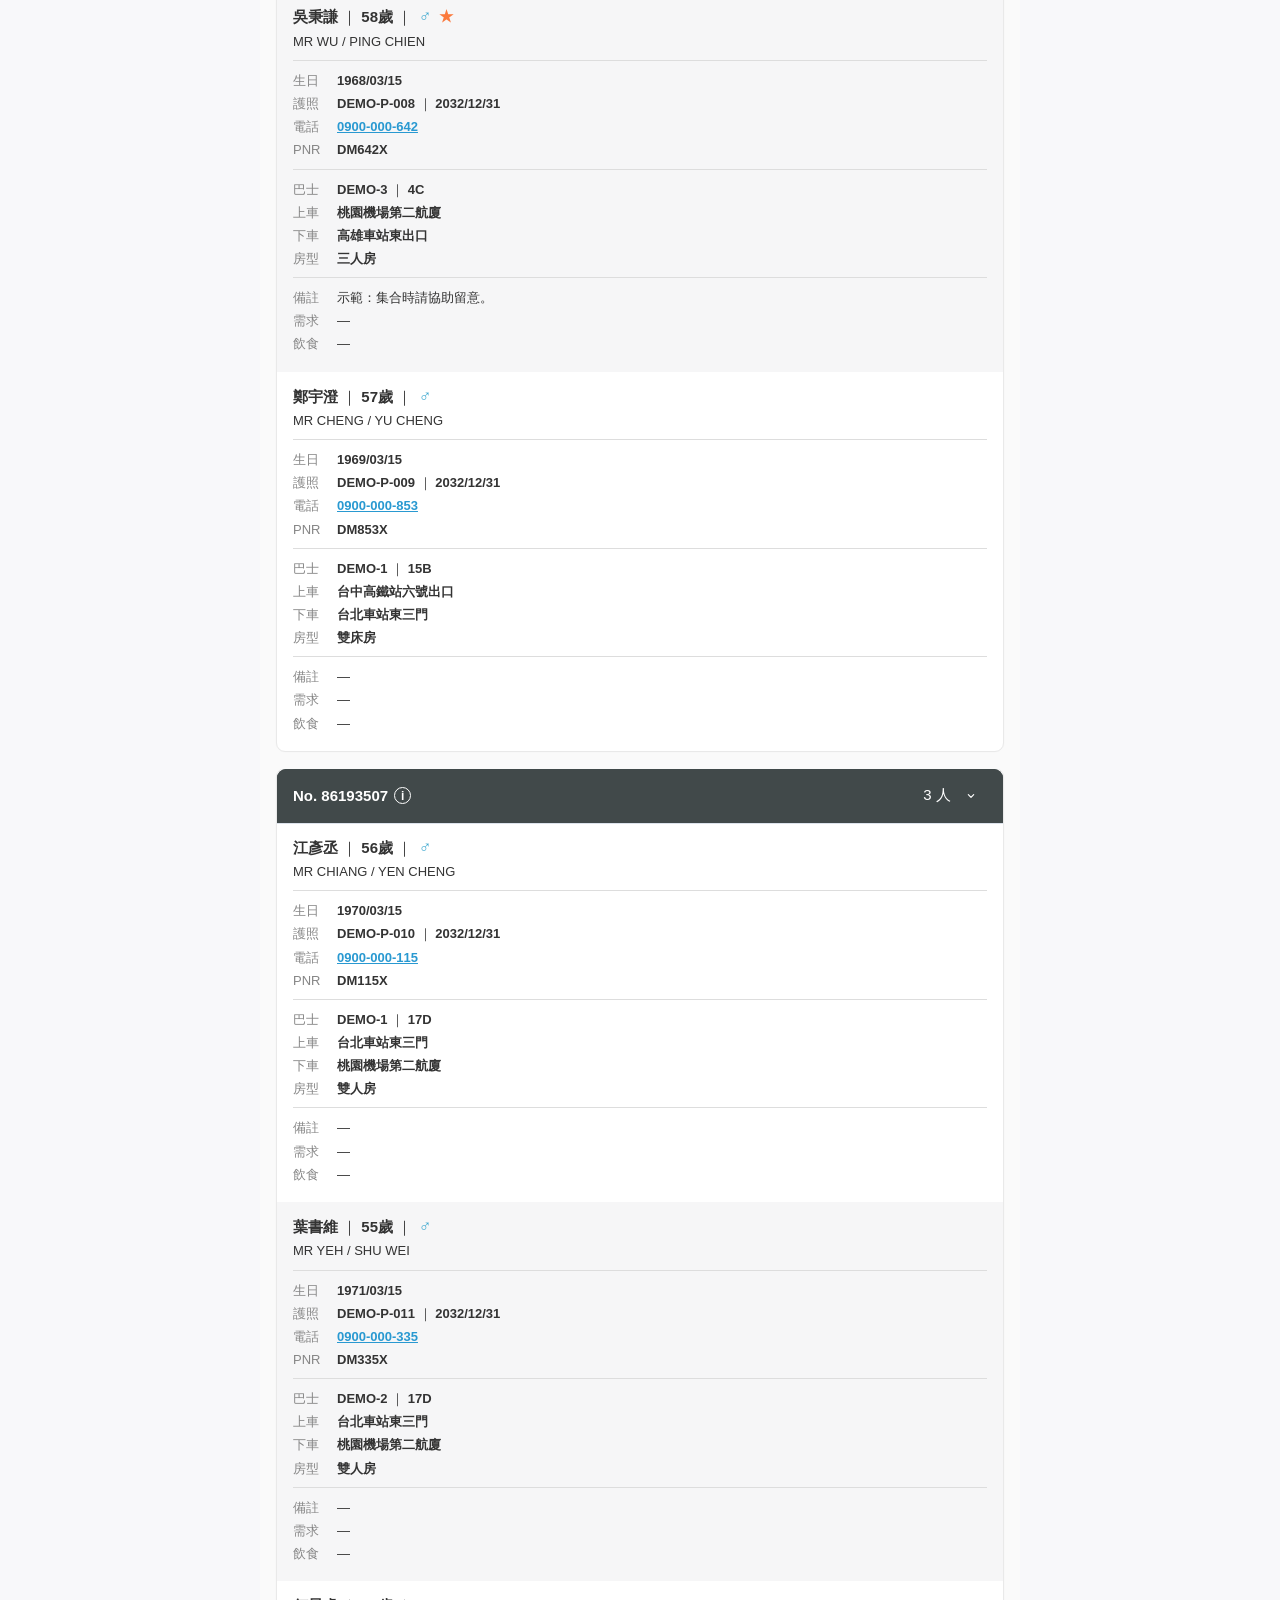
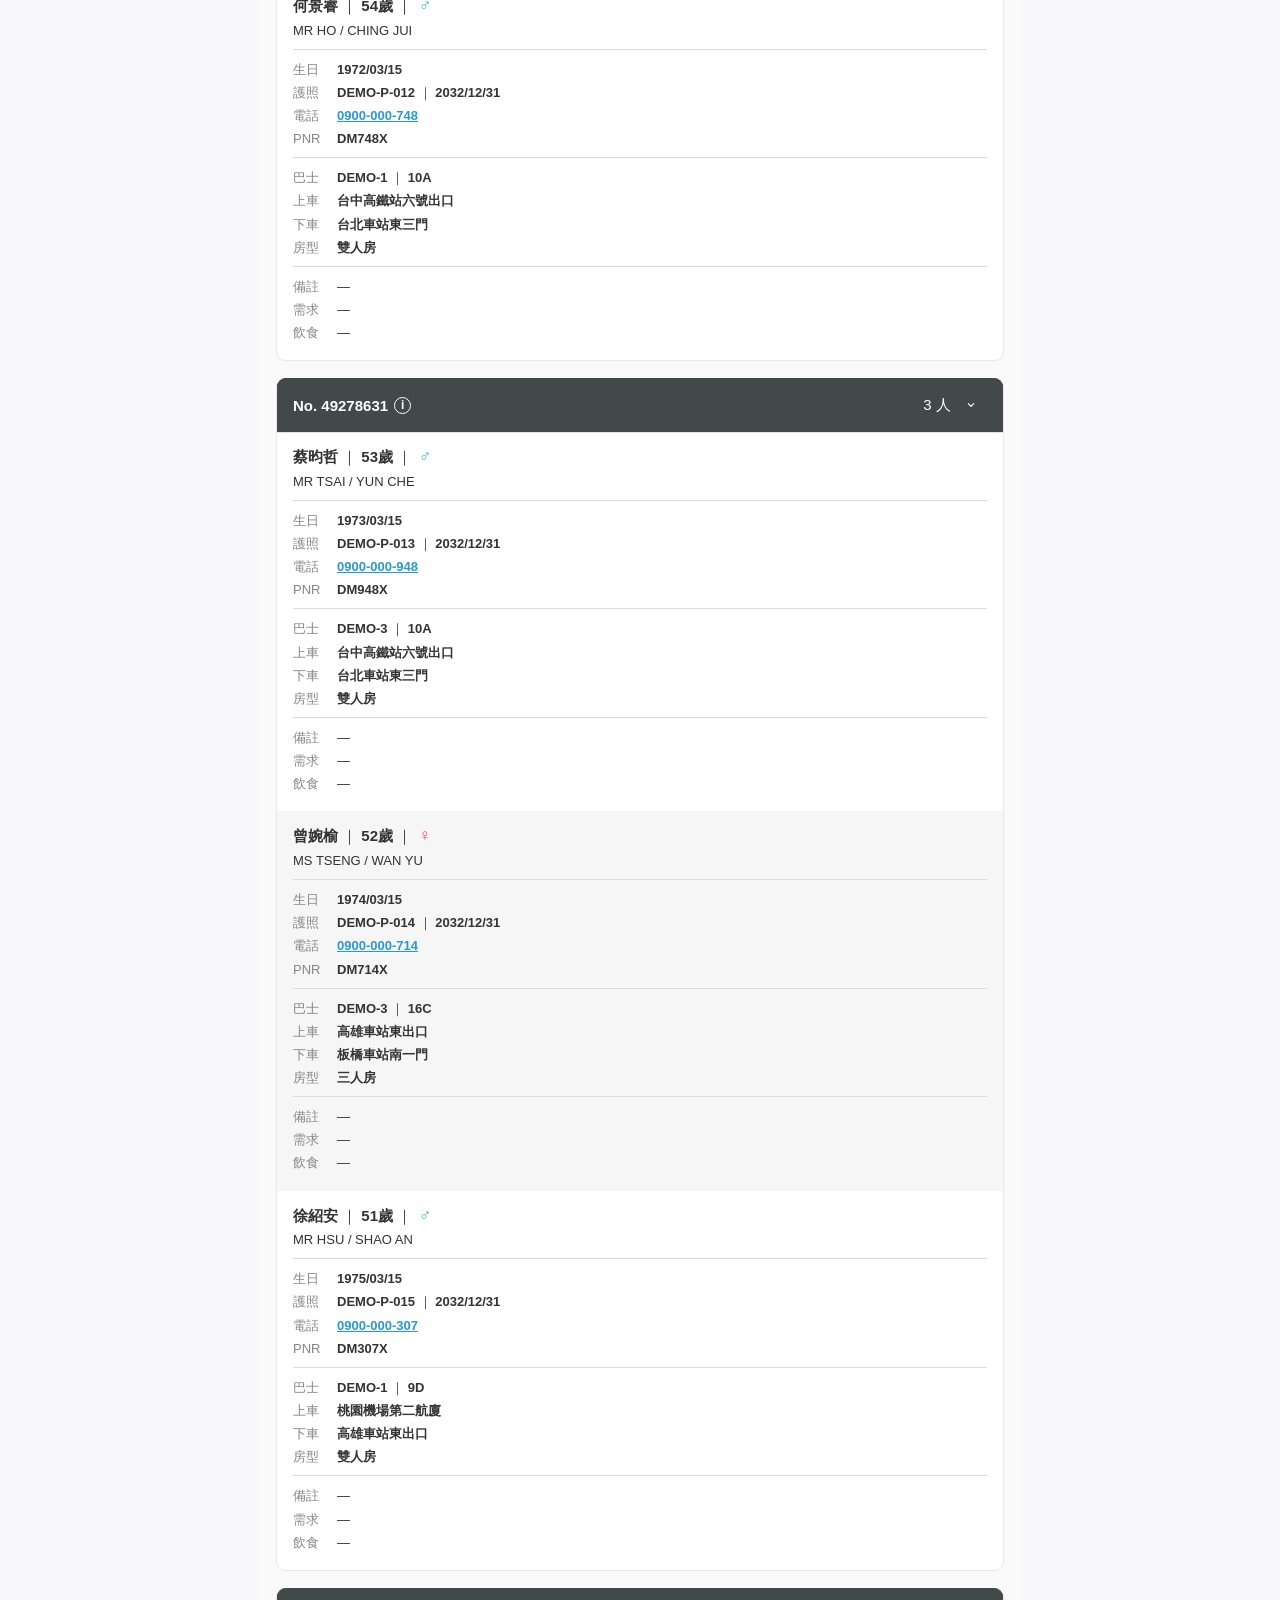
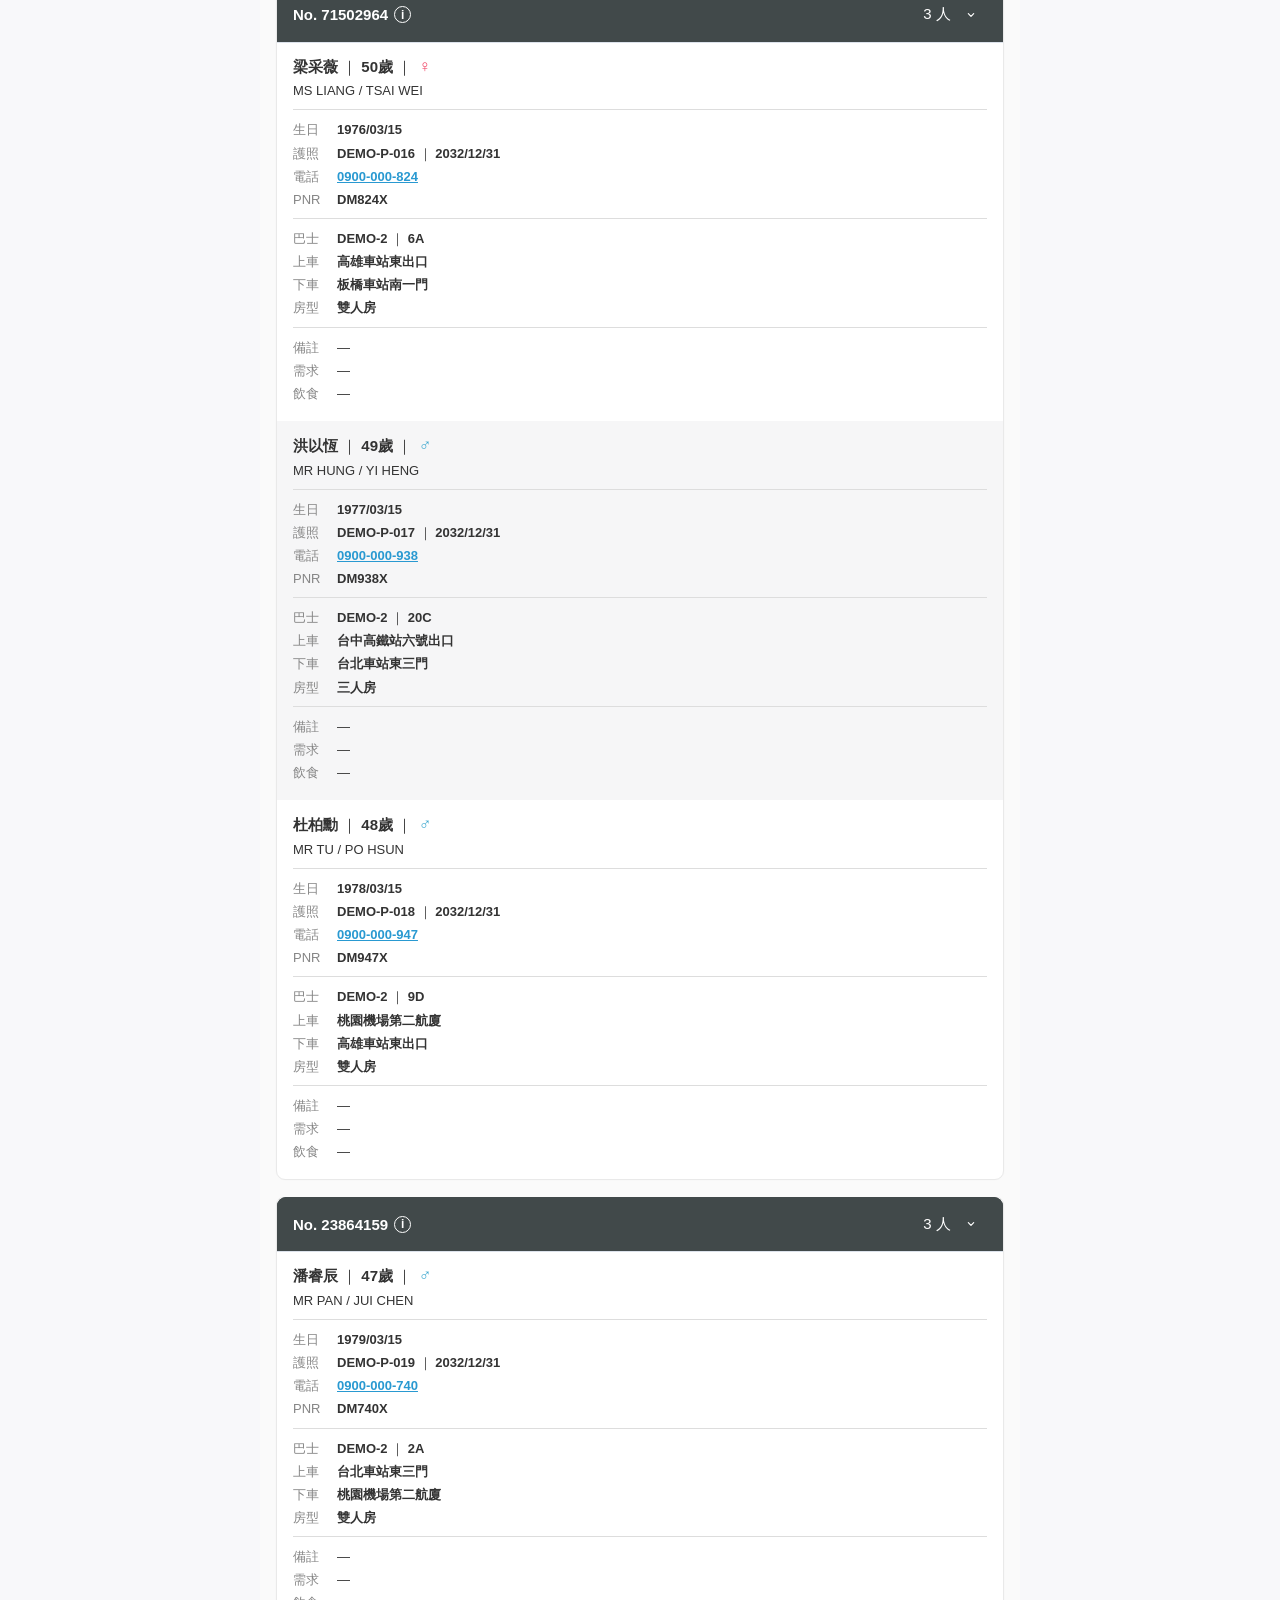
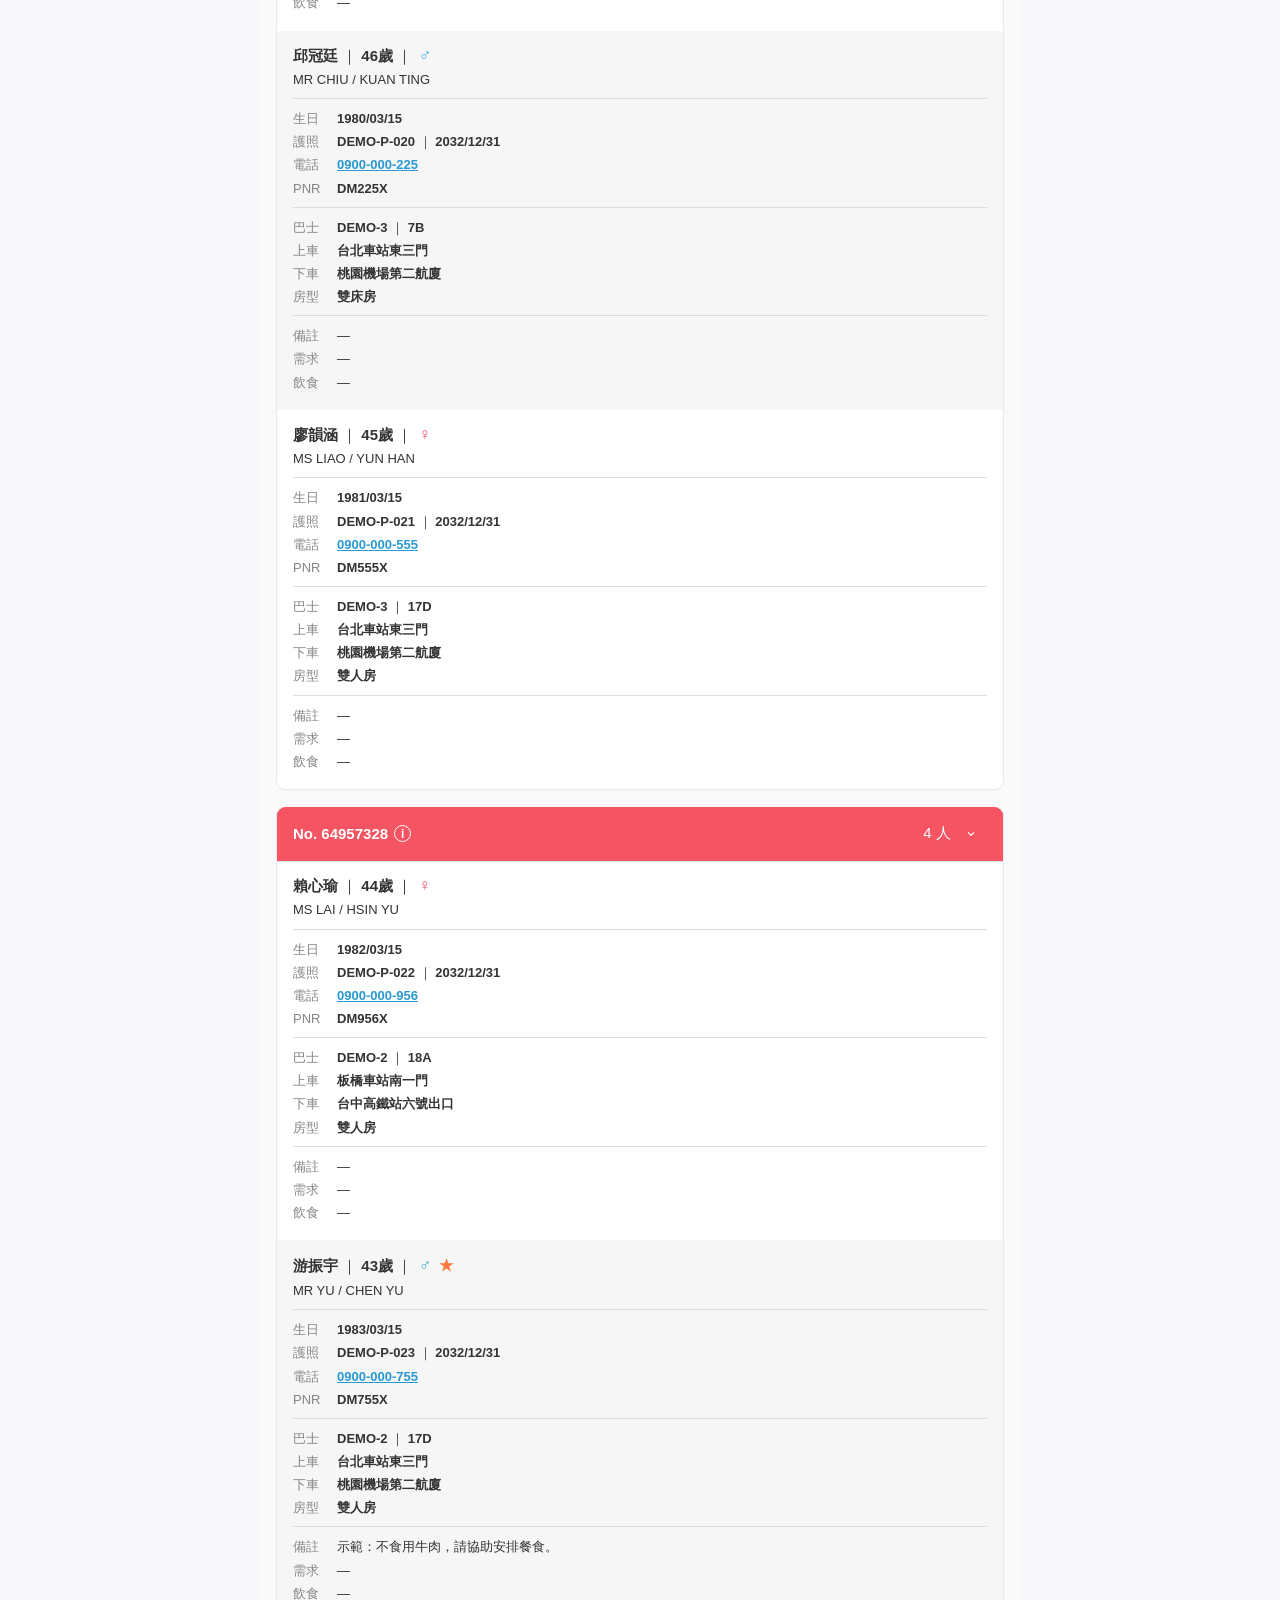
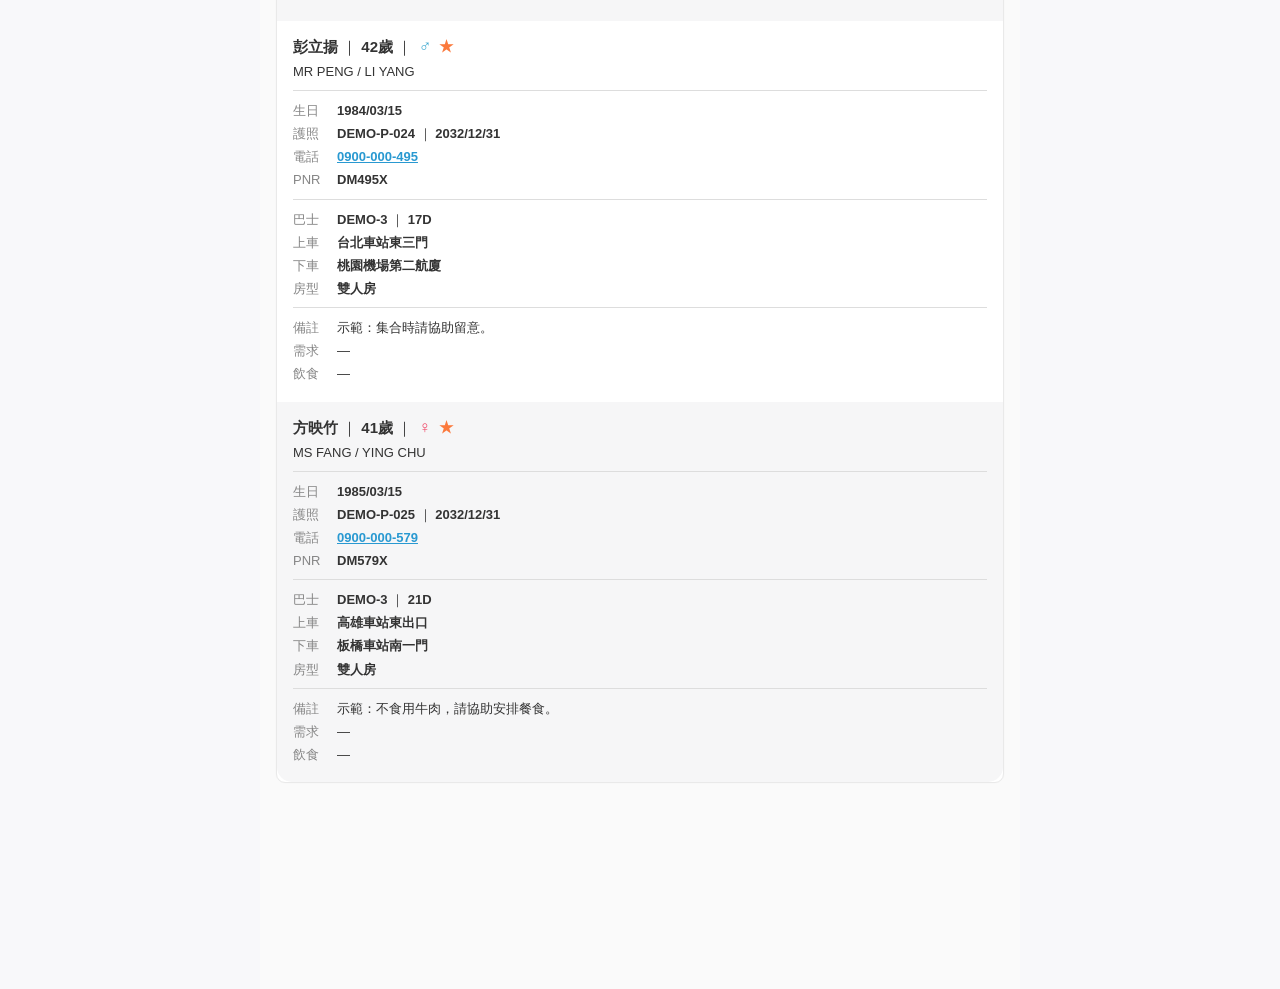
<file: trip-group/index.html>
<!doctype html><html lang="zh-Hant"><head><meta charset="utf-8"><meta name="viewport" content="width=device-width,initial-scale=1,viewport-fit=cover"><meta name="theme-color" content="#ffffff"><meta name="apple-mobile-web-app-capable" content="yes"><title>行程中－團體管理</title><meta name="description" content="依團體管理 設計稿製作，包含檢視、點名與編輯模式。"><link rel="stylesheet" href="style.css?v=members3"><link rel="stylesheet" href="../input-rectangle.css?v=7"></head><body><div id="app"></div><div id="overlay"></div><div id="toast" role="status" aria-live="polite"></div><script src="../search-utils.js"></script><script src="app.js?v=finish-confirm1"></script><script src="../gender.js"></script><script src="../layout-v2.js?v=contextfix1"></script><script src="../search-ui.js"></script><script src="../group-menu.js"></script><script src="../attendance-feedback.js?v=2"></script><script src="../traveler-card.js"></script><script src="../group-fields.js?v=pre-all1"></script><script src="../demo-data.js"></script><script src="../traveler-profile.js?v=star-sync2"></script><script src="../group-inline-cards.js?v=room-minimal3"></script><script src="../sticky-room-round.js?v=4"></script><script src="../header-footer-v3.js?v=4"></script><script src="../selection-sheet-v2.js?v=2"></script><script src="../imported-group.js?v=numeric-orders1"></script><script src="../compromise-v3.js?v=feedback1"></script></body></html>
</file>
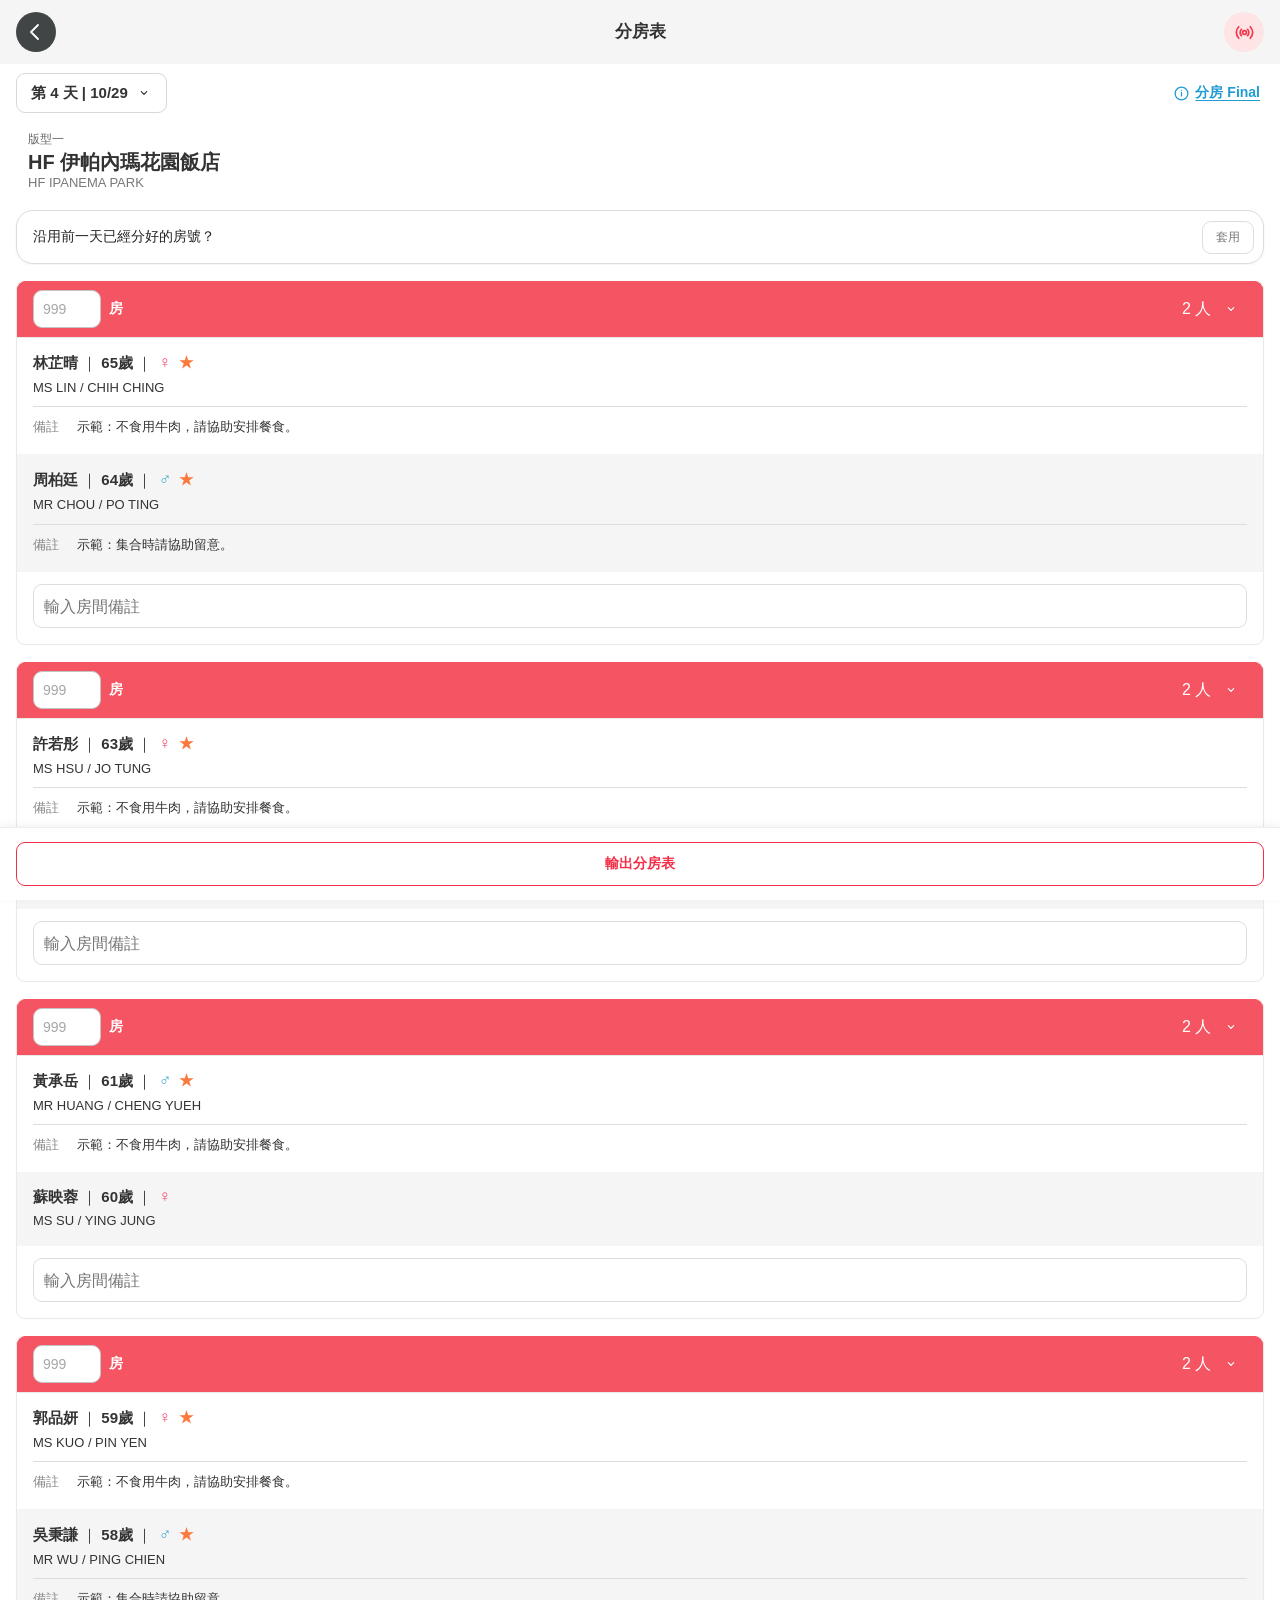
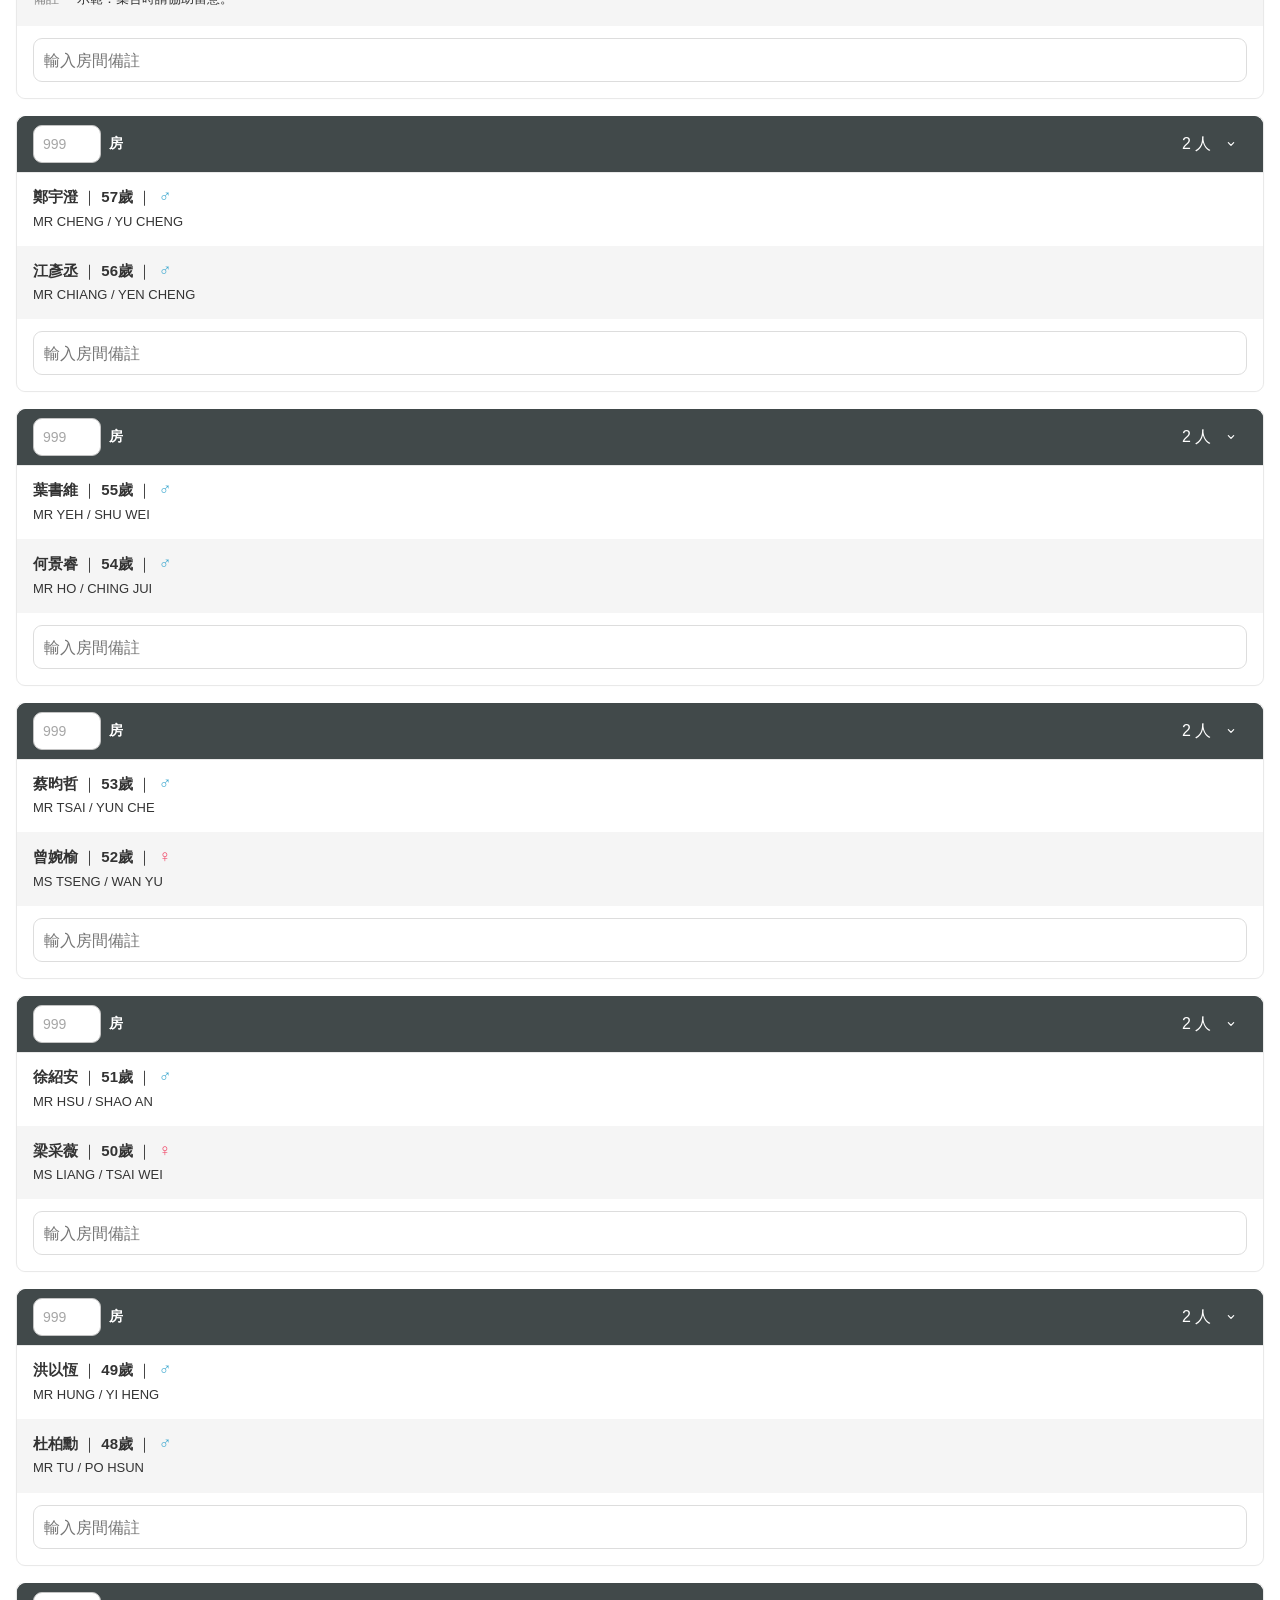
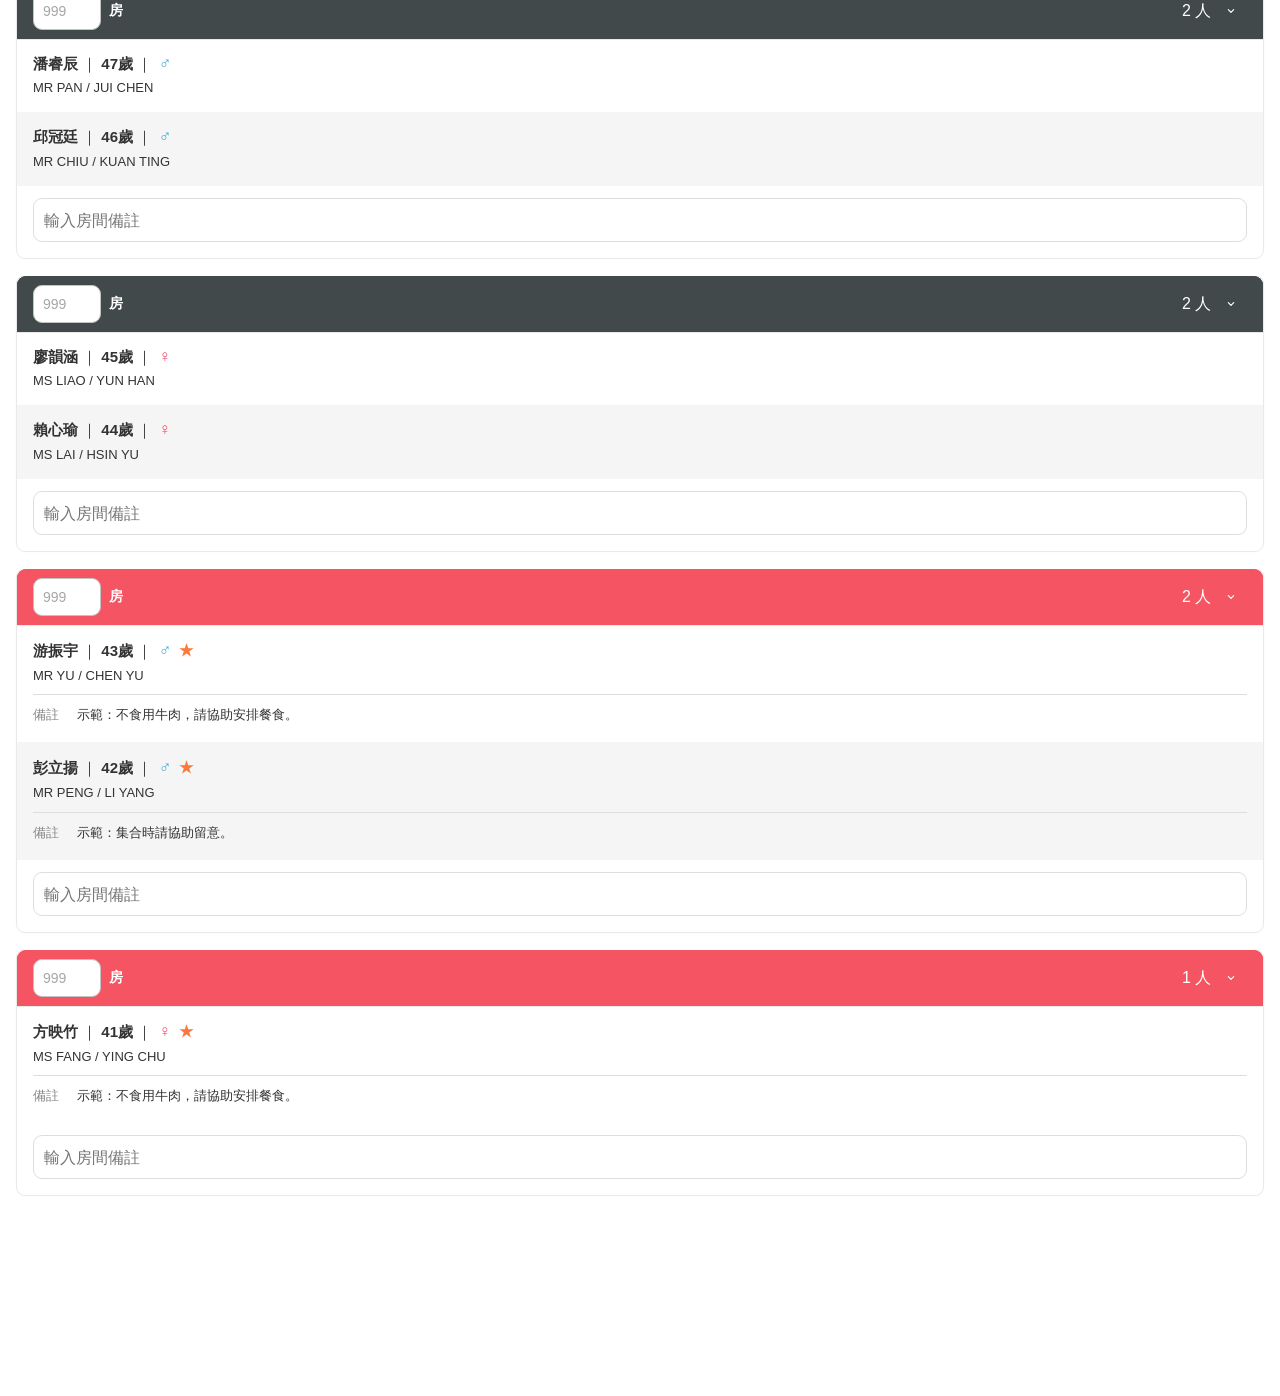
<file: trip-room/index.html>
<!doctype html><html lang="zh-Hant"><head><meta charset="utf-8"><meta name="viewport" content="width=device-width,initial-scale=1,viewport-fit=cover"><meta name="theme-color" content="#ffffff"><meta name="apple-mobile-web-app-capable" content="yes"><title>行程中－分房表</title><meta name="description" content="依分房表 ver2 設計稿製作，包含檢視、點名與編輯模式。"><link rel="stylesheet" href="style.css?v=pdfpreview1"><link rel="stylesheet" href="../input-rectangle.css?v=7"></head><body><div id="app"></div><div id="overlay"></div><div id="toast" role="status" aria-live="polite"></div><script src="../search-utils.js"></script><script src="app.js?v=copyword-missing-lightbox-pdfpinch2"></script><script src="../gender.js"></script><script src="../layout-v2.js?v=chevron-sync1"></script><script src="../search-ui.js"></script><script src="../room-attendance-v2.js"></script><script src="../attendance-feedback.js?v=2"></script><script src="../traveler-card.js"></script><script src="../demo-data.js"></script><script src="../traveler-profile.js?v=star-sync2"></script><script src="../group-inline-cards.js?v=room-minimal3"></script><script src="../room-final-note.js?v=underline1"></script><script src="../sticky-room-round.js?v=4"></script><script src="../header-footer-v3.js?v=4"></script><script src="../selection-sheet-v2.js?v=2"></script><script src="../hotel-heading.js?v=template-plain1"></script><script src="../imported-rooming.js?v=numeric-orders1"></script><script src="../compromise-v3.js?v=missing-lightbox1"></script><script src="../real-pdf.js?v=natural1"></script></body></html>
</file>
<file: pre-group/style.css>
:root{--ink:#333;--accent:#ff4056;--light:#f5f5f5;--border:#e9e9e9;font-family:-apple-system,BlinkMacSystemFont,'PingFang TC','Microsoft JhengHei',sans-serif;font-size:14px;color:var(--ink)}*{box-sizing:border-box}html{min-height:100%;background:#fff}body{margin:0;min-height:100dvh;background:#fff}#app{min-height:100dvh}button,input{font:inherit}button{border:0;background:none;color:inherit;cursor:pointer;-webkit-tap-highlight-color:transparent;touch-action:manipulation}button:disabled{cursor:default}button:focus-visible,input:focus-visible{outline:2px solid #ffb5c0;outline-offset:2px}svg{width:24px;height:24px;fill:none;stroke:currentColor;stroke-width:1.8;stroke-linecap:round;stroke-linejoin:round;vertical-align:middle;flex-shrink:0}.phone{width:100%;min-height:100dvh;margin:0;background:#fff;padding-left:env(safe-area-inset-left);padding-right:env(safe-area-inset-right);padding-bottom:env(safe-area-inset-bottom)}.fixed-top{position:sticky;top:0;z-index:10;background:#fff}.navbar{height:56px;display:flex;align-items:center;padding:0 16px;gap:14px}.nav-back,.nav-icon{display:grid;place-items:center;width:36px;height:36px;background:#fcfcfc;border-radius:50%;padding:6px;flex-shrink:0;color:#555}.nav-back{width:28px;height:32px;padding:4px;margin-left:-4px}.navbar h1{font-size:16px;line-height:24px;margin:0;font-weight:650;white-space:nowrap;flex:1}.nav-actions{display:flex;gap:8px;align-items:center}.nav-icon svg{width:25px;height:25px}.rooms{padding:16px 16px 28px;display:grid;grid-template-columns:1fr;gap:16px}.room{border:1px solid var(--border);border-radius:17px;overflow:hidden;box-shadow:0 0 0 1px #00000002;background:#fff}.room-head{height:56px;display:flex;align-items:center;justify-content:space-between;gap:10px;padding:0 16px;background:var(--light)}.room-label{font-size:16px;line-height:24px;min-width:0;overflow-wrap:anywhere}.room-label strong{font-weight:650}.occupancy{white-space:nowrap;display:flex;gap:5px;align-items:center;font-size:16px;line-height:24px;color:#444}.occupancy strong{font-weight:500;color:var(--accent)}.occupancy .room-check{margin-left:5px}.guest{padding:16px;background:#fff;display:flex;align-items:center;gap:12px;min-width:0}.guest:nth-child(even){background:var(--light)}.guest-content{min-width:0;flex:1;text-align:left;padding:0;display:block}.guest-name{display:block;font-size:16px;font-weight:650;line-height:24px;letter-spacing:0}.guest-english{display:block;font-size:14px;font-weight:400;line-height:22px;margin-top:2px;overflow-wrap:anywhere;color:#333}.guest-note{display:block;font-size:12px;line-height:20px;margin-top:6px;white-space:nowrap;text-overflow:ellipsis;overflow:hidden;color:#333}.progress{padding:12px 24px 10px;display:flex;align-items:center;justify-content:space-between;font-size:16px;line-height:22px}.progress-count strong{color:var(--accent);font-weight:650}.segments{display:flex;height:40px;border:1px solid #e5e5e5;box-shadow:0 0 0 1px #00000002;border-radius:24px;overflow:hidden;background:#fff;margin:4px 16px 12px}.segments button{flex:1;border-radius:24px;color:var(--accent);font-weight:600;font-size:14px;position:relative}.segments button.active{color:white;background:linear-gradient(25deg,#ff9366 0%,#ff615f 42%,#ff4d8c 100%);box-shadow:0 0 0 1px #ffa2b5,0 1px 4px #ff6f8155}.mode-edit .segments{margin-top:8px;margin-bottom:16px}.mode-roll .rooms{padding-top:16px}.room-check,.guest-check{appearance:none;-webkit-appearance:none;width:23px;height:23px;margin:0;border:1px solid #c6c6c6;border-radius:5px;background:white;cursor:pointer;flex-shrink:0;display:grid;place-items:center}.room-check:checked,.guest-check:checked{background:var(--accent);border-color:var(--accent)}.room-check:checked:after,.guest-check:checked:after{content:'';width:10px;height:5px;border-bottom:2px solid #fff;border-left:2px solid #fff;transform:translateY(-1px) rotate(-45deg)}.room-check:indeterminate{border-color:var(--accent);background:#fff3f5}.room-check:indeterminate:after{content:'';width:11px;height:2px;background:var(--accent)}.room-check:disabled,.guest-check:disabled{opacity:1}.mode-roll .guest{gap:14px}.edit-toolbar{display:flex;justify-content:space-between;align-items:center;padding:0 20px 0 22px;height:52px;margin-bottom:0;font-size:16px}.edit-toolbar strong{color:var(--accent);font-weight:500}.outline-button{border:1px solid #ffb5c0;border-radius:7px;background:white;color:var(--accent);min-height:38px;padding:7px 20px;font-size:14px;font-weight:600;box-shadow:0 0 0 1px #fff4f6}.mode-edit .rooms{padding-top:12px}.mode-edit .room-head{height:68px;padding:0 16px}.room-number-field{display:flex;align-items:center;border:1px solid #c3c3c3;border-radius:4px;width:96px;height:38px;padding:0 9px;gap:6px;color:#555}.room-number-field input{min-width:0;width:100%;border:0;outline:none;background:transparent;font-size:14px;color:#555;line-height:24px}.room-number-field input::placeholder{color:#a6a6a6}.room-number-field input:focus-visible{outline:none}.room-number-field:focus-within{border-color:var(--accent)}.room-number-field span{font-size:14px;white-space:nowrap}.occupancy-button{padding:8px 0;min-height:38px;border-radius:4px}.small-action{color:var(--accent);display:grid;place-items:center;width:31px;height:31px;border:1px solid #ffb4c0;border-radius:8px;background:white;box-shadow:0 0 0 1px #fff2f5;padding:4px;flex-shrink:0}.small-action svg{width:20px;height:20px;stroke-width:1.5}.add-guest{min-height:62px;padding:14px 16px;display:flex;justify-content:space-between;align-items:center;gap:12px;font-size:16px;font-weight:650}.add-guest:nth-child(even){background:var(--light)}.add-guest .add-label{flex:1;text-align:left;padding:0;font-size:16px;font-weight:650}.waiting-list{padding:0 16px 28px}.waiting-list .room{margin-top:12px}.empty{padding:40px 20px;text-align:center;font-size:14px;color:#999;line-height:1.7}.empty-room{padding:22px;color:#999;font-size:13px;text-align:center}.modal-backdrop{position:fixed;inset:0;background:#0005;display:flex;justify-content:center;align-items:flex-end;z-index:30}.modal{background:#fff;width:100%;max-width:100%;max-height:88dvh;border-radius:20px 20px 0 0;display:flex;flex-direction:column;overflow:hidden}.modal-header{display:flex;align-items:center;justify-content:space-between;padding:20px 20px 16px;gap:12px}.modal-header h2{font-size:18px;font-weight:650;margin:0}.modal-header button{font-size:24px;color:#888;line-height:24px;min-width:30px;height:30px}.modal-body{overflow-y:auto;padding:0 20px 20px;overscroll-behavior:contain}.modal-body>p{margin:0 0 14px;font-size:14px;color:#777;line-height:1.7}.modal-footer{display:flex;gap:10px;padding:12px 20px calc(16px + env(safe-area-inset-bottom));border-top:1px solid #eee}.button{border:1px solid #ddd;background:#fff;border-radius:8px;min-height:43px;font-size:14px;font-weight:600;flex:1;padding:10px 16px}.button.primary{border-color:transparent;background:linear-gradient(25deg,#ff9366,#ff615f 42%,#ff4d8c);color:#fff}.button:disabled{opacity:.4;cursor:not-allowed}.button.danger{color:var(--accent);border-color:#ffc0cb}.destination{display:flex;justify-content:space-between;align-items:center;text-align:left;gap:10px;border:1px solid #e9e9e9;border-radius:9px;margin-top:9px;padding:14px;width:100%;font-size:15px}.destination small{font-size:12px;color:#999}.destination svg{width:17px;color:#aaa}.pick-guest{display:flex;align-items:center;gap:12px;border-bottom:1px solid #eee;padding:14px 0;cursor:pointer}.pick-guest .guest-content{min-width:0}.pick-guest .guest-name{font-size:15px}.pick-guest .guest-english{font-size:12px}.pick-guest .guest-note{font-size:11px}.pick-source{font-size:11px;color:#999}.form-field{display:block;font-size:13px;color:#777;margin:0 0 16px}.form-field input{display:block;width:100%;min-height:43px;border:1px solid #ddd;border-radius:6px;padding:10px;font-size:15px;color:#333;margin-top:7px}.profile-name{font-size:20px;font-weight:650;margin:4px 0}.profile-english{font-size:14px;line-height:1.7;margin:0 0 20px}.profile-field{padding:15px 0;border-top:1px solid #eee}.profile-field small{display:block;font-size:12px;color:#999;margin-bottom:8px}.profile-field p{margin:0;font-size:14px;line-height:1.8;white-space:pre-line}.parent-entry{display:flex;justify-content:space-between;align-items:center;width:100%;font-size:16px;padding:20px;border:1px solid #eee;border-radius:12px}.parent-entry svg{width:18px;transform:rotate(180deg)}#toast{position:fixed;bottom:28px;left:50%;transform:translate(-50%,10px);max-width:calc(100vw - 36px);width:max-content;background:#333e;color:#fff;font-size:13px;padding:11px 17px;border-radius:8px;z-index:60;opacity:0;pointer-events:none;transition:all .18s;line-height:1.6}#toast.visible{opacity:1;transform:translate(-50%,0)}@media(min-width:600px){.modal-backdrop{align-items:center;padding:20px}.modal{max-width:480px;border-radius:18px;max-height:86dvh}}@media(max-width:360px){.navbar{gap:10px}.navbar h1{font-size:15px}.nav-actions{gap:4px}.rooms{padding-left:14px;padding-right:14px}.guest{padding:14px}.room-head{padding-left:14px;padding-right:14px}.guest-note{font-size:11px}}
.navbar{padding-left:24px;gap:20px}.nav-back{margin-left:0}@media(max-width:360px){.navbar{padding-left:18px;gap:14px}}

.mode-edit .room-head{justify-content:flex-start}.mode-edit .occupancy-button{margin-left:auto}.delete-room-action svg{width:19px;height:19px}

/* Version 2: native date selection and floating primary actions. */
.navbar{border-bottom:1px solid #ddd;gap:12px}.navbar h1{font-size:16px}.date-picker{position:relative;display:flex;align-items:center}.date-picker select{appearance:none;-webkit-appearance:none;border:0;background:transparent;color:#333;font:inherit;font-size:14px;font-weight:600;padding:12px 22px 12px 4px;max-width:180px}.date-picker>span{position:absolute;right:3px;pointer-events:none}.mode-view .rooms{padding-bottom:110px}.floating-tools{position:fixed;z-index:20;bottom:calc(16px + env(safe-area-inset-bottom));left:16px;right:16px;display:flex;gap:8px;align-items:center;pointer-events:none}.floating-tools>*{pointer-events:auto;box-shadow:0 1px 4px #0003;border:1px solid #ddd;background:#fff}.float-edit{width:44px;height:44px;flex:none;border-radius:50%;display:grid;place-items:center}.float-search{height:44px;border-radius:28px;display:flex;align-items:center;gap:8px;padding:0 12px;min-width:0;flex:1}.float-search svg{width:18px;height:18px;color:#666}.float-search input{width:100%;min-width:0;border:0;outline:none;background:transparent;font-size:14px}.float-search input::placeholder{color:#999}.float-roll{height:44px;padding:0 20px;border-radius:28px;flex:none;background:linear-gradient(25deg,#ff9366,#ff615f 42%,#ff4d8c);color:white;font-weight:650;border-color:#ffa2b5}.mode-view .nav-actions{gap:0}@media(max-width:360px){.navbar{padding-left:14px;gap:8px}.date-picker select{font-size:12px;max-width:155px}.floating-tools{left:12px;right:12px;gap:6px}.float-roll{padding:0 14px}.float-search{padding:0 9px}.float-search input{font-size:12px}}
:root{--accent:#ed3852}body{background:#f8f8fa}.phone{background:#fafafa}.navbar{height:64px;background:white;padding:0 16px;gap:8px}.navbar h1{font-size:17px}.view-button{display:flex;align-items:center;gap:4px;min-height:38px;border:1px solid #e6e6e8;border-radius:20px;padding:5px 12px;font-size:13px;background:#fff;max-width:50%;text-align:left}.view-button svg{width:15px;height:15px}.rooms{padding-top:0;padding-bottom:116px;gap:16px}.list-context{display:flex;justify-content:space-between;align-items:center;color:#888;font-size:12px;padding:18px 18px 12px}.group-head{display:flex;align-items:center;gap:12px;background:#f4f4f6;padding:0 16px;min-height:54px;font-size:13px}.group-head>button{flex:1;min-width:0;display:flex;align-items:center;gap:8px;text-align:left;padding:14px 0;min-height:54px;font-size:15px}.group-head svg{width:16px;height:16px;color:#929297}.group-head>span{color:#888;white-space:nowrap}.guest{padding:16px;gap:10px}.guest>svg{width:14px;color:#aaa;transform:rotate(-90deg)}.guest-name{font-size:16px}.guest-english{font-size:12px;color:#75757e;line-height:20px}.person-fixed{display:block;font-size:12px;color:#888;line-height:20px}.detail-line{display:block;font-size:12px;margin-top:6px;color:#666}.guest-note{font-size:12px;line-height:21px;color:#555}.room{border-radius:16px}.floating-tools{bottom:calc(20px + env(safe-area-inset-bottom));gap:8px}.float-edit{width:46px;height:46px}.float-search{height:46px}.float-search input{font-size:14px}.float-roll{height:46px;background:#ed3852}.attendance{display:flex;justify-content:space-between;align-items:center;padding:16px 20px 10px;background:#fff}.attendance strong{font-size:14px}.attendance span{display:block;font-size:12px;color:#999;margin-top:5px}.attendance b{font-size:28px;color:#ed3852}.attendance small{font-size:15px;color:#aaa;font-weight:400}.roll-actions{display:flex;align-items:center;gap:10px;padding:0 16px 12px;background:white}.roll-actions .segments{margin:0;flex:1;height:36px}.roll-actions .outline-button{padding:6px 12px;font-size:12px;min-height:36px}.segments button.active{background:#ed3852;box-shadow:none}.stay-tools{padding:12px 16px;background:#fff;border-bottom:1px solid #eee;display:flex;flex-wrap:wrap;align-items:center;gap:10px;font-size:12px}.stay-tools select{font:inherit;border:1px solid #ddd;background:#fff;padding:8px;border-radius:6px;color:#333}.stay-tools span{color:#777}.stay-tools a{color:#ed3852;text-decoration:none;margin-left:auto}.modal-backdrop{backdrop-filter:blur(3px);align-items:flex-end}.modal{max-width:100%;border-radius:22px 22px 0 0;max-height:88dvh}.modal-header{padding-top:10px}.sheet-handle{width:36px;height:4px;border-radius:4px;background:#ddd;margin:10px auto 0}.sheet-open{overflow:hidden}.section-label{font-size:12px;color:#999;margin:20px 0 10px}.choice{display:block;width:100%;border:1px solid #eee;border-radius:12px;text-align:left;padding:16px;margin:8px 0;font-size:15px;text-decoration:none;color:#333;background:white}.choice small{display:block;font-size:12px;color:#999;margin-top:6px;font-weight:400}.choice.create{color:#ed3852;border:1px dashed #f3bac3;background:#fff8fa}.muted{font-size:13px!important;line-height:1.8!important;color:#999!important}.chips{display:flex;flex-wrap:wrap;gap:10px}.chip{border:1px solid #ddd;border-radius:22px;font-size:13px;padding:10px 14px;display:inline-flex;gap:6px;align-items:center}.chip.locked{background:#f4f4f6;color:#999;font-size:12px}.chip.selectable{cursor:pointer;min-height:40px}.chip:has(input:checked){background:#fff0f3;border-color:#ed3852;color:#ed3852}.chip input{accent-color:#ed3852}.text-action{color:#ed3852;font-size:12px;padding:5px}.group-editor{display:flex;align-items:center;gap:8px;border:1px solid #eee;border-radius:10px;padding:10px;margin-bottom:10px}.group-editor>input{min-width:0;width:30%;border:0;border-bottom:1px solid #ddd;padding:8px;font:inherit}.group-editor .text-action{margin-left:auto}.remove-group{font-size:22px;color:#999}.pick-guest small{color:#999;font-size:12px}.modal-footer .primary{background:#ed3852}.profile-field p{overflow-wrap:anywhere}@media(min-width:600px){.phone{max-width:760px;margin:auto;min-height:100dvh}.floating-tools{max-width:728px;margin:auto}.modal{max-width:540px}.modal-backdrop{padding-bottom:0}.navbar h1{font-size:18px}}@media(max-width:360px){.navbar h1{font-size:15px}.view-button{font-size:12px;padding:5px 8px}.float-search input{font-size:12px}}

/* Each group heading stays below the app header, bounded by its own card. */
.rooms{padding-top:16px}.room{overflow:visible}.group-head{position:sticky;top:var(--group-sticky-top,64px);z-index:5;border-radius:15px 15px 0 0;box-shadow:0 1px 0 #e9e9e9}.room>.guest:last-child{border-radius:0 0 15px 15px}.room:has([aria-expanded="false"]) .group-head{border-radius:15px}.fixed-top{z-index:10}
.rooms{grid-template-columns:minmax(0,1fr)}.room{min-width:0}

.group-head>button.collapse-toggle{flex:0 0 32px;min-width:32px;justify-content:center;padding:8px 0;min-height:44px}.collapse-toggle svg{transition:transform .15s}.collapse-toggle[aria-expanded="false"] svg{transform:rotate(-90deg)}.group-head{gap:6px}.group-head>span{margin-left:8px}

/* Keep a solid breathing space above the sticky heading. */
.group-head{top:calc(var(--group-sticky-top,64px) + 12px);background:#e7ecf3;isolation:isolate;box-shadow:0 1px 0 #dce2eb}.group-head::before{content:'';position:absolute;left:-1px;right:-1px;top:-12px;height:12px;background:#fafafa;pointer-events:none}.room>.guest{background:#fff}.room>.guest:nth-child(odd){background:#f6f6f7}.fixed-top{background:#fff}

/* Keep content fully covered above the sticky group heading. */
.fixed-top::after{content:"";position:absolute;top:100%;left:0;right:0;height:12px;background:#fafafa;pointer-events:none}.group-head::after{content:"";position:absolute;inset:0;background:#e7ecf3;z-index:-1;pointer-events:none}.group-head{border-radius:0}.header-edit{width:36px;height:36px;display:grid;place-items:center;flex:none;border:1px solid #e6e6e8;border-radius:50%;background:#fff;color:#555;padding:7px}.header-edit svg{width:20px;height:20px}.view-button{min-width:0}.view-button span{min-width:0;overflow:hidden;text-overflow:ellipsis;white-space:nowrap}.navbar h1{min-width:0}
/* Rounded group headings, with an opaque backing while scrolling. */
.group-head{border-radius:15px 15px 0 0}.group-head::after{border-radius:15px 15px 0 0}.room:has([aria-expanded="false"]) .group-head,.room:has([aria-expanded="false"]) .group-head::after{border-radius:15px}

/* Opaque backing fills the area outside rounded sticky corners. */
.group-head{background:transparent;isolation:isolate}.group-head::before{content:"";position:absolute;inset:-12px -1px 0; height:auto;background:#fafafa;border-radius:0;z-index:-2;pointer-events:none}.group-head::after{content:"";position:absolute;inset:0;background:#e7ecf3;border-radius:15px 15px 0 0;z-index:-1;pointer-events:none}.room:has([aria-expanded="false"]) .group-head::after{border-radius:15px}.is-editing .header-edit{background:#ed3852;color:#fff;border-color:#ed3852}.swap-action{width:36px;height:36px;display:grid;place-items:center;flex:none;border:1px solid #ffb4c0;border-radius:9px;background:#fff;color:#ed3852}.swap-action svg{width:20px;height:20px}.modal{animation:sheet-up .22s ease-out}@keyframes sheet-up{from{transform:translateY(100%)}to{transform:translateY(0)}}@media(prefers-reduced-motion:reduce){.modal{animation:none}}

.inline-group-name{flex:1;min-width:0;height:38px;border:1px solid #c7cdd6;border-radius:6px;background:#fff;padding:6px 10px;font:inherit;font-size:15px;font-weight:650;color:#333}.is-editing .header-edit{background:#fff;color:#ed3852;border:1px solid #ed3852}.is-editing .header-edit svg{stroke-width:2}.is-editing .float-roll{background:#ed3852;color:#fff}

/* Before-handover review: a focused list across orders. */
.phase-badge{font-size:12px;color:#b37423;background:#fff5df;border:1px solid #f2dfb9;padding:6px 12px;border-radius:20px}.handover .navbar h1{font-size:18px}.handover .nav-back{text-decoration:none}.handover-tabs{display:flex;padding:8px 16px 12px;gap:8px;background:white;border-bottom:1px solid #eee}.handover-tabs button{flex:1;min-height:42px;border-radius:22px;color:#888;font-weight:600;font-size:14px}.handover-tabs button[aria-selected="true"]{color:#ed3852;background:#fff0f3}.handover-tabs button span{font-weight:500;font-size:12px;margin-left:5px}.handover-list{padding-top:16px;gap:16px}.attention-card{border:1px solid #e8e8eb;border-radius:16px;background:#fff;overflow:hidden}.attention-top{display:flex;align-items:center;justify-content:space-between;padding:14px 16px 0;gap:8px}.attention-source{font-size:11px;color:#9a681c;background:#fff4df;border-radius:5px;padding:4px 7px;white-space:nowrap}.order-link{font-size:11px;color:#8a8a93;min-height:32px;text-align:right;padding:4px 0}.attention-card>.guest{background:#fff;padding-top:10px;padding-bottom:12px}.attention-card .guest-note{display:none}.attention-reason{margin:0 16px 14px;padding:12px;border-radius:9px;background:#fff9ee;border-left:3px solid #e7b664}.attention-reason>span{display:block;color:#a27635;font-size:11px;margin-bottom:5px}.attention-reason p{font-size:13px;line-height:1.8;margin:0;color:#64513a;white-space:normal;overflow-wrap:anywhere}.order-related{display:flex;justify-content:space-between;align-items:center;font-size:12px;color:#999;padding:12px 16px;border-top:1px solid #f1f1f3;width:100%;text-align:left}.order-related svg{width:14px;height:14px;transform:rotate(-90deg)}.handover-person{background:#fff}.handover-person:nth-child(odd){background:#f6f6f7}.handover-person>.guest{background:transparent}.inline-alert{font-size:12px;color:#8b6a35;line-height:1.7;padding:12px 16px 0}.inline-alert span{display:inline-block;font-size:10px;background:#fff0ce;color:#96702c;margin-right:7px;padding:1px 5px;border-radius:4px}.handover-person:last-child{border-radius:0 0 15px 15px}.handover .guest-content{text-align:left}.handover .float-search{flex:1}.handover .floating-tools{gap:10px}.handover .fixed-top::after{background:#fafafa}

.handover .guest-name{display:flex;align-items:center;gap:6px}.gender-symbol{font-family:Arial,sans-serif;font-weight:500;font-size:19px;line-height:1}.gender-symbol.male{color:#3ba7cf}.gender-symbol.female{color:#f04465}.traveler-star{color:#dcaa3b;font-size:17px}.attention-top{justify-content:flex-end}.attention-reason{border:0;background:#faf8f3;color:#555;padding:12px;border-radius:8px}.attention-reason p{font-weight:400;color:#666;font-size:13px;white-space:pre-wrap}.star-setting{display:flex;align-items:center;gap:8px;padding:18px 0;font-size:14px}.star-setting input{accent-color:#ed3852;width:20px;height:20px}.note-editor textarea{display:block;width:100%;margin-top:8px;border:1px solid #ddd;border-radius:8px;padding:12px;font:inherit;font-size:16px;line-height:1.6;resize:vertical;color:#444}.profile-name .gender-symbol{margin-right:6px}.handover-person .attention-reason{margin-top:0}.handover-person .guest{padding-bottom:12px}

.order-info-card{border:1px solid #f4c6cd;background:#fff1f2;border-radius:12px;padding:14px}.order-info-top{display:flex;align-items:center;justify-content:space-between;margin-bottom:12px}.order-info-top small,.order-info-top strong{display:block}.order-info-top small{color:#888;font-size:12px}.order-info-top strong{color:#df344b;font-size:18px;margin-top:4px}.order-info-top>span{background:#ed4055;color:white;font-size:12px;padding:5px 10px;border-radius:20px}.order-info-details{background:#fae0e3;border-radius:9px;padding:12px}.order-info-details div{display:flex;gap:12px;align-items:baseline;padding:5px 0;font-size:13px}.order-info-details span{color:#888;min-width:76px}.order-info-details b{color:#444;font-weight:500}.order-demo{font-size:12px;color:#999;margin-top:10px}

.order-attention{display:inline-block;padding:4px 7px;margin-right:4px;border-radius:6px;background:#fff2d7;color:#9d6313;font-size:11px;white-space:nowrap}.group-head:has(.order-attention)::after{background:#fff3df}.group-head:has(.order-attention){box-shadow:0 1px 0 #efd9b9}

.search-summary{margin:0 2px;color:#888;font-size:13px;line-height:1.5}

.group-head .order-attention{display:inline-block;background:transparent;color:#dca52e;padding:0;margin:0 0 0 7px;font-size:17px;line-height:1}
</file>
<file: input-rectangle.css>
/* Consistent rectangular text-entry controls across all four views. */
.float-search, .room-number-field, .search:has(input), .search-box:has(input) { border-radius: 9px !important; }
input:not([type="checkbox"]):not([type="radio"]):not([type="range"]):not([type="hidden"]), textarea { border-radius: 9px !important; }

/* Match buttons to the rectangular input style. */
button, [role="button"], .tabs button { border-radius: 9px !important; }

/* Keep the tab strip and each tab rectangular. */
.segments, .handover-tabs, [role="tablist"], [role="tab"] { border-radius: 9px !important; }

/* The room suffix sits outside the editable field. */
.room-number-field { width:auto !important; padding:0 !important; border:0 !important; background:transparent !important; gap:8px !important; }
.room-number-field input { width:68px !important; height:38px; padding:0 9px; border:1px solid #c3c3c3 !important; background:#fff !important; }
.room-number-field input:focus { border-color:#ff4056 !important; }

.room-head .room-number-field > span { color: #fff !important; font-weight: 700; }

/* Keep iOS from zooming the viewport when an editable field is focused. */
@media (max-width: 767px) { input:not([type="checkbox"]):not([type="radio"]):not([type="range"]):not([type="hidden"]), textarea, select { font-size: 16px !important; } }

/* Apply the same corner radius to grouped cards and their sticky headers. */
.room { border-radius: 9px !important; }
.mode-view .room-head, .mode-view .room-head::after, .group-head, .group-head::after { border-radius: 9px 9px 0 0 !important; }
.mode-view .guest-list, .mode-view .room-head + .guest-list { border-radius: 0 0 9px 9px !important; clip-path: inset(0 round 0 0 9px 9px) !important; }
.room:has([aria-expanded="false"]) .group-head, .room:has([aria-expanded="false"]) .group-head::after { border-radius: 9px !important; }
</file>
<file: pre-room/style.css>
:root{--ink:#333;--accent:#ff4056;--light:#f5f5f5;--border:#e9e9e9;font-family:-apple-system,BlinkMacSystemFont,'PingFang TC','Microsoft JhengHei',sans-serif;font-size:14px;color:var(--ink)}*{box-sizing:border-box}html{min-height:100%;background:#fff}body{margin:0;min-height:100dvh;background:#fff}#app{min-height:100dvh}button,input{font:inherit}button{border:0;background:none;color:inherit;cursor:pointer;-webkit-tap-highlight-color:transparent;touch-action:manipulation}button:disabled{cursor:default}button:focus-visible,input:focus-visible{outline:2px solid #ffb5c0;outline-offset:2px}svg{width:24px;height:24px;fill:none;stroke:currentColor;stroke-width:1.8;stroke-linecap:round;stroke-linejoin:round;vertical-align:middle;flex-shrink:0}.phone{width:100%;min-height:100dvh;margin:0;background:#fff;padding-left:env(safe-area-inset-left);padding-right:env(safe-area-inset-right);padding-bottom:env(safe-area-inset-bottom)}.fixed-top{position:sticky;top:0;z-index:10;background:#fff}.navbar{height:56px;display:flex;align-items:center;padding:0 16px;gap:14px}.nav-back,.nav-icon{display:grid;place-items:center;width:36px;height:36px;background:#fcfcfc;border-radius:50%;padding:6px;flex-shrink:0;color:#555}.nav-back{width:28px;height:32px;padding:4px;margin-left:-4px}.navbar h1{font-size:16px;line-height:24px;margin:0;font-weight:650;white-space:nowrap;flex:1}.nav-actions{display:flex;gap:8px;align-items:center}.nav-icon svg{width:25px;height:25px}.rooms{padding:16px 16px 28px;display:grid;grid-template-columns:1fr;gap:16px}.room{border:1px solid var(--border);border-radius:17px;overflow:hidden;box-shadow:0 0 0 1px #00000002;background:#fff}.room-head{height:56px;display:flex;align-items:center;justify-content:space-between;gap:10px;padding:0 16px;background:var(--light)}.room-label{font-size:16px;line-height:24px;min-width:0;overflow-wrap:anywhere}.room-label strong{font-weight:650}.occupancy{white-space:nowrap;display:flex;gap:5px;align-items:center;font-size:16px;line-height:24px;color:#444}.occupancy strong{font-weight:500;color:var(--accent)}.occupancy .room-check{margin-left:5px}.guest{padding:16px;background:#fff;display:flex;align-items:center;gap:12px;min-width:0}.guest:nth-child(even){background:var(--light)}.guest-content{min-width:0;flex:1;text-align:left;padding:0;display:block}.guest-name{display:block;font-size:16px;font-weight:650;line-height:24px;letter-spacing:0}.guest-english{display:block;font-size:14px;font-weight:400;line-height:22px;margin-top:2px;overflow-wrap:anywhere;color:#333}.guest-note{display:block;font-size:12px;line-height:20px;margin-top:6px;white-space:nowrap;text-overflow:ellipsis;overflow:hidden;color:#333}.progress{padding:12px 24px 10px;display:flex;align-items:center;justify-content:space-between;font-size:16px;line-height:22px}.progress-count strong{color:var(--accent);font-weight:650}.segments{display:flex;height:40px;border:1px solid #e5e5e5;box-shadow:0 0 0 1px #00000002;border-radius:24px;overflow:hidden;background:#fff;margin:4px 16px 12px}.segments button{flex:1;border-radius:24px;color:var(--accent);font-weight:600;font-size:14px;position:relative}.segments button.active{color:white;background:linear-gradient(25deg,#ff9366 0%,#ff615f 42%,#ff4d8c 100%);box-shadow:0 0 0 1px #ffa2b5,0 1px 4px #ff6f8155}.mode-edit .segments{margin-top:8px;margin-bottom:16px}.mode-roll .rooms{padding-top:16px}.room-check,.guest-check{appearance:none;-webkit-appearance:none;width:23px;height:23px;margin:0;border:1px solid #c6c6c6;border-radius:5px;background:white;cursor:pointer;flex-shrink:0;display:grid;place-items:center}.room-check:checked,.guest-check:checked{background:var(--accent);border-color:var(--accent)}.room-check:checked:after,.guest-check:checked:after{content:'';width:10px;height:5px;border-bottom:2px solid #fff;border-left:2px solid #fff;transform:translateY(-1px) rotate(-45deg)}.room-check:indeterminate{border-color:var(--accent);background:#fff3f5}.room-check:indeterminate:after{content:'';width:11px;height:2px;background:var(--accent)}.room-check:disabled,.guest-check:disabled{opacity:1}.mode-roll .guest{gap:14px}.edit-toolbar{display:flex;justify-content:space-between;align-items:center;padding:0 20px 0 22px;height:52px;margin-bottom:0;font-size:16px}.edit-toolbar strong{color:var(--accent);font-weight:500}.outline-button{border:1px solid #ffb5c0;border-radius:7px;background:white;color:var(--accent);min-height:38px;padding:7px 20px;font-size:14px;font-weight:600;box-shadow:0 0 0 1px #fff4f6}.mode-edit .rooms{padding-top:12px}.mode-edit .room-head{height:68px;padding:0 16px}.room-number-field{display:flex;align-items:center;border:1px solid #c3c3c3;border-radius:4px;width:96px;height:38px;padding:0 9px;gap:6px;color:#555}.room-number-field input{min-width:0;width:100%;border:0;outline:none;background:transparent;font-size:14px;color:#555;line-height:24px}.room-number-field input::placeholder{color:#a6a6a6}.room-number-field input:focus-visible{outline:none}.room-number-field:focus-within{border-color:var(--accent)}.room-number-field span{font-size:14px;white-space:nowrap}.occupancy-button{padding:8px 0;min-height:38px;border-radius:4px}.small-action{color:var(--accent);display:grid;place-items:center;width:31px;height:31px;border:1px solid #ffb4c0;border-radius:8px;background:white;box-shadow:0 0 0 1px #fff2f5;padding:4px;flex-shrink:0}.small-action svg{width:20px;height:20px;stroke-width:1.5}.add-guest{min-height:62px;padding:14px 16px;display:flex;justify-content:space-between;align-items:center;gap:12px;font-size:16px;font-weight:650}.add-guest:nth-child(even){background:var(--light)}.add-guest .add-label{flex:1;text-align:left;padding:0;font-size:16px;font-weight:650}.waiting-list{padding:0 16px 28px}.waiting-list .room{margin-top:12px}.empty{padding:40px 20px;text-align:center;font-size:14px;color:#999;line-height:1.7}.empty-room{padding:22px;color:#999;font-size:13px;text-align:center}.modal-backdrop{position:fixed;inset:0;background:#0005;display:flex;justify-content:center;align-items:flex-end;z-index:30}.modal{background:#fff;width:100%;max-width:100%;max-height:88dvh;border-radius:20px 20px 0 0;display:flex;flex-direction:column;overflow:hidden}.modal-header{display:flex;align-items:center;justify-content:space-between;padding:20px 20px 16px;gap:12px}.modal-header h2{font-size:18px;font-weight:650;margin:0}.modal-header button{font-size:24px;color:#888;line-height:24px;min-width:30px;height:30px}.modal-body{overflow-y:auto;padding:0 20px 20px;overscroll-behavior:contain}.modal-body>p{margin:0 0 14px;font-size:14px;color:#777;line-height:1.7}.modal-footer{display:flex;gap:10px;padding:12px 20px calc(16px + env(safe-area-inset-bottom));border-top:1px solid #eee}.button{border:1px solid #ddd;background:#fff;border-radius:8px;min-height:43px;font-size:14px;font-weight:600;flex:1;padding:10px 16px}.button.primary{border-color:transparent;background:linear-gradient(25deg,#ff9366,#ff615f 42%,#ff4d8c);color:#fff}.button:disabled{opacity:.4;cursor:not-allowed}.button.danger{color:var(--accent);border-color:#ffc0cb}.destination{display:flex;justify-content:space-between;align-items:center;text-align:left;gap:10px;border:1px solid #e9e9e9;border-radius:9px;margin-top:9px;padding:14px;width:100%;font-size:15px}.destination small{font-size:12px;color:#999}.destination svg{width:17px;color:#aaa}.pick-guest{display:flex;align-items:center;gap:12px;border-bottom:1px solid #eee;padding:14px 0;cursor:pointer}.pick-guest .guest-content{min-width:0}.pick-guest .guest-name{font-size:15px}.pick-guest .guest-english{font-size:12px}.pick-guest .guest-note{font-size:11px}.pick-source{font-size:11px;color:#999}.form-field{display:block;font-size:13px;color:#777;margin:0 0 16px}.form-field input{display:block;width:100%;min-height:43px;border:1px solid #ddd;border-radius:6px;padding:10px;font-size:15px;color:#333;margin-top:7px}.profile-name{font-size:20px;font-weight:650;margin:4px 0}.profile-english{font-size:14px;line-height:1.7;margin:0 0 20px}.profile-field{padding:15px 0;border-top:1px solid #eee}.profile-field small{display:block;font-size:12px;color:#999;margin-bottom:8px}.profile-field p{margin:0;font-size:14px;line-height:1.8;white-space:pre-line}.parent-entry{display:flex;justify-content:space-between;align-items:center;width:100%;font-size:16px;padding:20px;border:1px solid #eee;border-radius:12px}.parent-entry svg{width:18px;transform:rotate(180deg)}#toast{position:fixed;bottom:28px;left:50%;transform:translate(-50%,10px);max-width:calc(100vw - 36px);width:max-content;background:#333e;color:#fff;font-size:13px;padding:11px 17px;border-radius:8px;z-index:60;opacity:0;pointer-events:none;transition:all .18s;line-height:1.6}#toast.visible{opacity:1;transform:translate(-50%,0)}@media(min-width:600px){.modal-backdrop{align-items:center;padding:20px}.modal{max-width:480px;border-radius:18px;max-height:86dvh}}@media(max-width:360px){.navbar{gap:10px}.navbar h1{font-size:15px}.nav-actions{gap:4px}.rooms{padding-left:14px;padding-right:14px}.guest{padding:14px}.room-head{padding-left:14px;padding-right:14px}.guest-note{font-size:11px}}
.navbar{padding-left:24px;gap:20px}.nav-back{margin-left:0}@media(max-width:360px){.navbar{padding-left:18px;gap:14px}}

.mode-edit .room-head{justify-content:flex-start}.mode-edit .occupancy-button{margin-left:auto}.delete-room-action svg{width:19px;height:19px}

/* Version 2: native date selection and floating primary actions. */
.navbar{border-bottom:1px solid #ddd;gap:12px}.navbar h1{font-size:16px}.date-picker{position:relative;display:flex;align-items:center}.date-picker select{appearance:none;-webkit-appearance:none;border:0;background:transparent;color:#333;font:inherit;font-size:14px;font-weight:600;padding:12px 22px 12px 4px;max-width:180px}.date-picker>span{position:absolute;right:3px;pointer-events:none}.mode-view .rooms{padding-bottom:110px}.floating-tools{position:fixed;z-index:20;bottom:calc(16px + env(safe-area-inset-bottom));left:16px;right:16px;display:flex;gap:8px;align-items:center;pointer-events:none}.floating-tools>*{pointer-events:auto;box-shadow:0 1px 4px #0003;border:1px solid #ddd;background:#fff}.float-edit{width:44px;height:44px;flex:none;border-radius:50%;display:grid;place-items:center}.float-search{height:44px;border-radius:28px;display:flex;align-items:center;gap:8px;padding:0 12px;min-width:0;flex:1}.float-search svg{width:18px;height:18px;color:#666}.float-search input{width:100%;min-width:0;border:0;outline:none;background:transparent;font-size:14px}.float-search input::placeholder{color:#999}.float-roll{height:44px;padding:0 20px;border-radius:28px;flex:none;background:linear-gradient(25deg,#ff9366,#ff615f 42%,#ff4d8c);color:white;font-weight:650;border-color:#ffa2b5}.mode-view .nav-actions{gap:0}@media(max-width:360px){.navbar{padding-left:14px;gap:8px}.date-picker select{font-size:12px;max-width:155px}.floating-tools{left:12px;right:12px;gap:6px}.float-roll{padding:0 14px}.float-search{padding:0 9px}.float-search input{font-size:12px}}

.mode-view .room{overflow:visible}.mode-view .room-head{position:sticky;top:56px;z-index:5;border-radius:16px 16px 0 0;box-shadow:0 1px 0 #ddd}.mode-view .guest-list{overflow:hidden;border-radius:0 0 16px 16px}.export-button{font-size:13px;color:var(--accent);font-weight:650;white-space:nowrap;padding:8px 4px}.mode-view .navbar{gap:6px}.mode-view .date-picker select{font-size:13px;padding-left:2px}@media print{.fixed-top,.floating-tools,#overlay,#toast{display:none!important}.mode-view .rooms{padding:0}.mode-view .room{break-inside:avoid;margin-bottom:12px}.mode-view .room-head{position:static}.guest-note{white-space:normal}.phone{padding:0}}

.rooms{min-width:0;grid-template-columns:minmax(0,1fr)}.room{min-width:0}.guest-list,.guest,.guest-content{min-width:0}.mode-view .room-head{width:100%;min-width:0}.mode-view .room-number-field{background:white}.mode-view .room-number-field input{font-size:16px}.mode-view .room-head .occupancy{margin-left:auto}@media print{.room-number-field{border:0;padding:0}.room-number-field input{color:#000}}

.float-export{height:44px;padding:0 13px;border-radius:24px;flex:none;color:#ec4058;font-weight:650}.preview-modal{height:94dvh;max-height:94dvh}.preview-modal .modal-body{flex:1;background:#eee;padding:18px}.pdf-preview{max-width:520px;min-height:100%;margin:auto;background:white;padding:28px 24px;box-shadow:0 1px 8px #0002;color:#222}.pdf-preview h2{margin:0;font-size:20px}.pdf-preview>p{color:#777;font-size:13px;margin:8px 0 22px}.preview-room{border:1px solid #ddd;margin-bottom:14px;break-inside:avoid}.preview-room h3{font-size:15px;margin:0;padding:10px;background:#f3f3f3}.preview-room h3 small{float:right;color:#777;font-weight:400}.preview-room>div{padding:9px 10px;border-top:1px solid #eee;line-height:1.6;font-size:13px}.mode-view .room-head{scroll-margin-top:70px}@media(max-width:360px){.float-export{padding:0 9px}}

.mode-view .room-head{top:68px;border-radius:16px;box-shadow:0 1px 0 #ddd;isolation:isolate}.mode-view .room-head::before{content:"";position:absolute;inset:-12px -1px auto;height:12px;background:#fff;z-index:-1}.mode-view .guest-list{overflow:hidden;clip-path:inset(0 round 0 0 16px 16px)}.mode-view .room-head+.guest-list{border-radius:0 0 16px 16px}.date-picker{border:1px solid #ddd;border-radius:24px;background:#fff;padding:0 9px;min-height:40px}.date-picker select{padding:8px 22px 8px 4px}.date-picker>span{right:10px}.modal-body{overscroll-behavior:contain}
/* Match the group-management sticky card header and mask its scrolling content. */
.mode-view .room-head{top:68px;border-radius:15px 15px 0 0;background:transparent;isolation:isolate;box-shadow:0 1px 0 #e9e9e9}
.mode-view .room-head::before{content:"";position:absolute;inset:-12px -1px 0;height:auto;background:#fff;border-radius:0;z-index:-2;pointer-events:none}
.mode-view .room-head::after{content:"";position:absolute;inset:0;background:#f5f5f5;border-radius:15px 15px 0 0;z-index:-1;pointer-events:none}

.day-button{font-size:14px;font-weight:600;gap:10px;padding:8px 14px;cursor:pointer}.day-button span{position:static}.room-note{display:block;padding:12px 16px 16px;color:#777;font-size:13px;background:#fff}.room-note textarea{display:block;resize:vertical;width:100%;margin-top:7px;padding:10px;border:1px solid #ddd;border-radius:8px;font:inherit;font-size:16px;line-height:1.5}.days-list{max-height:46dvh;overflow:auto}.day-choice{margin-top:8px}.add-day{color:#ed3852;border-style:dashed}.modal{animation:sheet-in .2s ease-out}@keyframes sheet-in{from{transform:translateY(100%)}to{transform:translateY(0)}}

.copy-suggestion{border:1px solid #eee4e7;border-radius:14px;padding:16px;background:#fff8f9;color:#333}.copy-suggestion strong{font-size:15px}.copy-suggestion p{margin:6px 0 10px;color:#777;line-height:1.5}.copy-suggestion div{display:flex;gap:18px}.copy-suggestion button{padding:6px 0;color:#ef405b;font-weight:600}.copy-suggestion button+button{color:#888;font-weight:400}

.copy-suggestion{display:flex;align-items:center;justify-content:space-between;gap:12px;background:#fff;border:1px solid #ddd;border-radius:17px;padding:8px 9px 8px 16px;min-height:54px;box-shadow:0 1px 3px #0000000d}.copy-suggestion span{font-size:14px;color:#222}.copy-suggestion button{flex:none;border:1px solid #ddd;border-radius:20px;padding:7px 13px;color:#777;font-size:12px;font-weight:400;background:#fff}

.room-note textarea{margin-top:0;resize:none;overflow:hidden;min-height:44px;box-sizing:border-box}

.review-room-label{font-size:16px;font-weight:650}.review-room-star{color:#dca52e;margin-left:8px;font-size:18px}.mode-view .room-head:has(.review-room-star)::after{background:#fff3df}.mode-view .room-head:has(.review-room-star){box-shadow:0 1px 0 #efd9b9}
</file>
<file: trip-group/style.css>
:root{--ink:#333;--accent:#ff4056;--light:#f5f5f5;--border:#e9e9e9;font-family:-apple-system,BlinkMacSystemFont,'PingFang TC','Microsoft JhengHei',sans-serif;font-size:14px;color:var(--ink)}*{box-sizing:border-box}html{min-height:100%;background:#fff}body{margin:0;min-height:100dvh;background:#fff}#app{min-height:100dvh}button,input{font:inherit}button{border:0;background:none;color:inherit;cursor:pointer;-webkit-tap-highlight-color:transparent;touch-action:manipulation}button:disabled{cursor:default}button:focus-visible,input:focus-visible{outline:2px solid #ffb5c0;outline-offset:2px}svg{width:24px;height:24px;fill:none;stroke:currentColor;stroke-width:1.8;stroke-linecap:round;stroke-linejoin:round;vertical-align:middle;flex-shrink:0}.phone{width:100%;min-height:100dvh;margin:0;background:#fff;padding-left:env(safe-area-inset-left);padding-right:env(safe-area-inset-right);padding-bottom:env(safe-area-inset-bottom)}.fixed-top{position:sticky;top:0;z-index:10;background:#fff}.navbar{height:56px;display:flex;align-items:center;padding:0 16px;gap:14px}.nav-back,.nav-icon{display:grid;place-items:center;width:36px;height:36px;background:#fcfcfc;border-radius:50%;padding:6px;flex-shrink:0;color:#555}.nav-back{width:28px;height:32px;padding:4px;margin-left:-4px}.navbar h1{font-size:16px;line-height:24px;margin:0;font-weight:650;white-space:nowrap;flex:1}.nav-actions{display:flex;gap:8px;align-items:center}.nav-icon svg{width:25px;height:25px}.rooms{padding:16px 16px 28px;display:grid;grid-template-columns:1fr;gap:16px}.room{border:1px solid var(--border);border-radius:17px;overflow:hidden;box-shadow:0 0 0 1px #00000002;background:#fff}.room-head{height:56px;display:flex;align-items:center;justify-content:space-between;gap:10px;padding:0 16px;background:var(--light)}.room-label{font-size:16px;line-height:24px;min-width:0;overflow-wrap:anywhere}.room-label strong{font-weight:650}.occupancy{white-space:nowrap;display:flex;gap:5px;align-items:center;font-size:16px;line-height:24px;color:#444}.occupancy strong{font-weight:500;color:var(--accent)}.occupancy .room-check{margin-left:5px}.guest{padding:16px;background:#fff;display:flex;align-items:center;gap:12px;min-width:0}.guest:nth-child(even){background:var(--light)}.guest-content{min-width:0;flex:1;text-align:left;padding:0;display:block}.guest-name{display:block;font-size:16px;font-weight:650;line-height:24px;letter-spacing:0}.guest-english{display:block;font-size:14px;font-weight:400;line-height:22px;margin-top:2px;overflow-wrap:anywhere;color:#333}.guest-note{display:block;font-size:12px;line-height:20px;margin-top:6px;white-space:nowrap;text-overflow:ellipsis;overflow:hidden;color:#333}.progress{padding:12px 24px 10px;display:flex;align-items:center;justify-content:space-between;font-size:16px;line-height:22px}.progress-count strong{color:var(--accent);font-weight:650}.segments{display:flex;height:40px;border:1px solid #e5e5e5;box-shadow:0 0 0 1px #00000002;border-radius:24px;overflow:hidden;background:#fff;margin:4px 16px 12px}.segments button{flex:1;border-radius:24px;color:var(--accent);font-weight:600;font-size:14px;position:relative}.segments button.active{color:white;background:linear-gradient(25deg,#ff9366 0%,#ff615f 42%,#ff4d8c 100%);box-shadow:0 0 0 1px #ffa2b5,0 1px 4px #ff6f8155}.mode-edit .segments{margin-top:8px;margin-bottom:16px}.mode-roll .rooms{padding-top:16px}.room-check,.guest-check{appearance:none;-webkit-appearance:none;width:23px;height:23px;margin:0;border:1px solid #c6c6c6;border-radius:5px;background:white;cursor:pointer;flex-shrink:0;display:grid;place-items:center}.room-check:checked,.guest-check:checked{background:var(--accent);border-color:var(--accent)}.room-check:checked:after,.guest-check:checked:after{content:'';width:10px;height:5px;border-bottom:2px solid #fff;border-left:2px solid #fff;transform:translateY(-1px) rotate(-45deg)}.room-check:indeterminate{border-color:var(--accent);background:#fff3f5}.room-check:indeterminate:after{content:'';width:11px;height:2px;background:var(--accent)}.room-check:disabled,.guest-check:disabled{opacity:1}.mode-roll .guest{gap:14px}.edit-toolbar{display:flex;justify-content:space-between;align-items:center;padding:0 20px 0 22px;height:52px;margin-bottom:0;font-size:16px}.edit-toolbar strong{color:var(--accent);font-weight:500}.outline-button{border:1px solid #ffb5c0;border-radius:7px;background:white;color:var(--accent);min-height:38px;padding:7px 20px;font-size:14px;font-weight:600;box-shadow:0 0 0 1px #fff4f6}.mode-edit .rooms{padding-top:12px}.mode-edit .room-head{height:68px;padding:0 16px}.room-number-field{display:flex;align-items:center;border:1px solid #c3c3c3;border-radius:4px;width:96px;height:38px;padding:0 9px;gap:6px;color:#555}.room-number-field input{min-width:0;width:100%;border:0;outline:none;background:transparent;font-size:14px;color:#555;line-height:24px}.room-number-field input::placeholder{color:#a6a6a6}.room-number-field input:focus-visible{outline:none}.room-number-field:focus-within{border-color:var(--accent)}.room-number-field span{font-size:14px;white-space:nowrap}.occupancy-button{padding:8px 0;min-height:38px;border-radius:4px}.small-action{color:var(--accent);display:grid;place-items:center;width:31px;height:31px;border:1px solid #ffb4c0;border-radius:8px;background:white;box-shadow:0 0 0 1px #fff2f5;padding:4px;flex-shrink:0}.small-action svg{width:20px;height:20px;stroke-width:1.5}.add-guest{min-height:62px;padding:14px 16px;display:flex;justify-content:space-between;align-items:center;gap:12px;font-size:16px;font-weight:650}.add-guest:nth-child(even){background:var(--light)}.add-guest .add-label{flex:1;text-align:left;padding:0;font-size:16px;font-weight:650}.waiting-list{padding:0 16px 28px}.waiting-list .room{margin-top:12px}.empty{padding:40px 20px;text-align:center;font-size:14px;color:#999;line-height:1.7}.empty-room{padding:22px;color:#999;font-size:13px;text-align:center}.modal-backdrop{position:fixed;inset:0;background:#0005;display:flex;justify-content:center;align-items:flex-end;z-index:30}.modal{background:#fff;width:100%;max-width:100%;max-height:88dvh;border-radius:20px 20px 0 0;display:flex;flex-direction:column;overflow:hidden}.modal-header{display:flex;align-items:center;justify-content:space-between;padding:20px 20px 16px;gap:12px}.modal-header h2{font-size:18px;font-weight:650;margin:0}.modal-header button{font-size:24px;color:#888;line-height:24px;min-width:30px;height:30px}.modal-body{overflow-y:auto;padding:0 20px 20px;overscroll-behavior:contain}.modal-body>p{margin:0 0 14px;font-size:14px;color:#777;line-height:1.7}.modal-footer{display:flex;gap:10px;padding:12px 20px calc(16px + env(safe-area-inset-bottom));border-top:1px solid #eee}.button{border:1px solid #ddd;background:#fff;border-radius:8px;min-height:43px;font-size:14px;font-weight:600;flex:1;padding:10px 16px}.button.primary{border-color:transparent;background:linear-gradient(25deg,#ff9366,#ff615f 42%,#ff4d8c);color:#fff}.button:disabled{opacity:.4;cursor:not-allowed}.button.danger{color:var(--accent);border-color:#ffc0cb}.destination{display:flex;justify-content:space-between;align-items:center;text-align:left;gap:10px;border:1px solid #e9e9e9;border-radius:9px;margin-top:9px;padding:14px;width:100%;font-size:15px}.destination small{font-size:12px;color:#999}.destination svg{width:17px;color:#aaa}.pick-guest{display:flex;align-items:center;gap:12px;border-bottom:1px solid #eee;padding:14px 0;cursor:pointer}.pick-guest .guest-content{min-width:0}.pick-guest .guest-name{font-size:15px}.pick-guest .guest-english{font-size:12px}.pick-guest .guest-note{font-size:11px}.pick-source{font-size:11px;color:#999}.form-field{display:block;font-size:13px;color:#777;margin:0 0 16px}.form-field input{display:block;width:100%;min-height:43px;border:1px solid #ddd;border-radius:6px;padding:10px;font-size:15px;color:#333;margin-top:7px}.profile-name{font-size:20px;font-weight:650;margin:4px 0}.profile-english{font-size:14px;line-height:1.7;margin:0 0 20px}.profile-field{padding:15px 0;border-top:1px solid #eee}.profile-field small{display:block;font-size:12px;color:#999;margin-bottom:8px}.profile-field p{margin:0;font-size:14px;line-height:1.8;white-space:pre-line}.parent-entry{display:flex;justify-content:space-between;align-items:center;width:100%;font-size:16px;padding:20px;border:1px solid #eee;border-radius:12px}.parent-entry svg{width:18px;transform:rotate(180deg)}#toast{position:fixed;bottom:28px;left:50%;transform:translate(-50%,10px);max-width:calc(100vw - 36px);width:max-content;background:#333e;color:#fff;font-size:13px;padding:11px 17px;border-radius:8px;z-index:60;opacity:0;pointer-events:none;transition:all .18s;line-height:1.6}#toast.visible{opacity:1;transform:translate(-50%,0)}@media(min-width:600px){.modal-backdrop{align-items:center;padding:20px}.modal{max-width:480px;border-radius:18px;max-height:86dvh}}@media(max-width:360px){.navbar{gap:10px}.navbar h1{font-size:15px}.nav-actions{gap:4px}.rooms{padding-left:14px;padding-right:14px}.guest{padding:14px}.room-head{padding-left:14px;padding-right:14px}.guest-note{font-size:11px}}
.navbar{padding-left:24px;gap:20px}.nav-back{margin-left:0}@media(max-width:360px){.navbar{padding-left:18px;gap:14px}}

.mode-edit .room-head{justify-content:flex-start}.mode-edit .occupancy-button{margin-left:auto}.delete-room-action svg{width:19px;height:19px}

/* Version 2: native date selection and floating primary actions. */
.navbar{border-bottom:1px solid #ddd;gap:12px}.navbar h1{font-size:16px}.date-picker{position:relative;display:flex;align-items:center}.date-picker select{appearance:none;-webkit-appearance:none;border:0;background:transparent;color:#333;font:inherit;font-size:14px;font-weight:600;padding:12px 22px 12px 4px;max-width:180px}.date-picker>span{position:absolute;right:3px;pointer-events:none}.mode-view .rooms{padding-bottom:110px}.floating-tools{position:fixed;z-index:20;bottom:calc(16px + env(safe-area-inset-bottom));left:16px;right:16px;display:flex;gap:8px;align-items:center;pointer-events:none}.floating-tools>*{pointer-events:auto;box-shadow:0 1px 4px #0003;border:1px solid #ddd;background:#fff}.float-edit{width:44px;height:44px;flex:none;border-radius:50%;display:grid;place-items:center}.float-search{height:44px;border-radius:28px;display:flex;align-items:center;gap:8px;padding:0 12px;min-width:0;flex:1}.float-search svg{width:18px;height:18px;color:#666}.float-search input{width:100%;min-width:0;border:0;outline:none;background:transparent;font-size:14px}.float-search input::placeholder{color:#999}.float-roll{height:44px;padding:0 20px;border-radius:28px;flex:none;background:linear-gradient(25deg,#ff9366,#ff615f 42%,#ff4d8c);color:white;font-weight:650;border-color:#ffa2b5}.mode-view .nav-actions{gap:0}@media(max-width:360px){.navbar{padding-left:14px;gap:8px}.date-picker select{font-size:12px;max-width:155px}.floating-tools{left:12px;right:12px;gap:6px}.float-roll{padding:0 14px}.float-search{padding:0 9px}.float-search input{font-size:12px}}
:root{--accent:#ed3852}body{background:#f8f8fa}.phone{background:#fafafa}.navbar{height:64px;background:white;padding:0 16px;gap:8px}.navbar h1{font-size:17px}.view-button{display:flex;align-items:center;gap:4px;min-height:38px;border:1px solid #e6e6e8;border-radius:20px;padding:5px 12px;font-size:13px;background:#fff;max-width:50%;text-align:left}.view-button svg{width:15px;height:15px}.rooms{padding-top:0;padding-bottom:116px;gap:16px}.list-context{display:flex;justify-content:space-between;align-items:center;color:#888;font-size:12px;padding:18px 18px 12px}.group-head{display:flex;align-items:center;gap:12px;background:#f4f4f6;padding:0 16px;min-height:54px;font-size:13px}.group-head>button{flex:1;min-width:0;display:flex;align-items:center;gap:8px;text-align:left;padding:14px 0;min-height:54px;font-size:15px}.group-head svg{width:16px;height:16px;color:#929297}.group-head>span{color:#888;white-space:nowrap}.guest{padding:16px;gap:10px}.guest>svg{width:14px;color:#aaa;transform:rotate(-90deg)}.guest-name{font-size:16px}.guest-english{font-size:12px;color:#75757e;line-height:20px}.person-fixed{display:block;font-size:12px;color:#888;line-height:20px}.detail-line{display:block;font-size:12px;margin-top:6px;color:#666}.guest-note{font-size:12px;line-height:21px;color:#555}.room{border-radius:16px}.floating-tools{bottom:calc(20px + env(safe-area-inset-bottom));gap:8px}.float-edit{width:46px;height:46px}.float-search{height:46px}.float-search input{font-size:14px}.float-roll{height:46px;background:#ed3852}.attendance{display:flex;justify-content:space-between;align-items:center;padding:16px 20px 10px;background:#fff}.attendance strong{font-size:14px}.attendance span{display:block;font-size:12px;color:#999;margin-top:5px}.attendance b{font-size:28px;color:#ed3852}.attendance small{font-size:15px;color:#aaa;font-weight:400}.roll-actions{display:flex;align-items:center;gap:10px;padding:0 16px 12px;background:white}.roll-actions .segments{margin:0;flex:1;height:36px}.roll-actions .outline-button{padding:6px 12px;font-size:12px;min-height:36px}.segments button.active{background:#ed3852;box-shadow:none}.stay-tools{padding:12px 16px;background:#fff;border-bottom:1px solid #eee;display:flex;flex-wrap:wrap;align-items:center;gap:10px;font-size:12px}.stay-tools select{font:inherit;border:1px solid #ddd;background:#fff;padding:8px;border-radius:6px;color:#333}.stay-tools span{color:#777}.stay-tools a{color:#ed3852;text-decoration:none;margin-left:auto}.modal-backdrop{backdrop-filter:blur(3px);align-items:flex-end}.modal{max-width:100%;border-radius:22px 22px 0 0;max-height:88dvh}.modal-header{padding-top:10px}.sheet-handle{width:36px;height:4px;border-radius:4px;background:#ddd;margin:10px auto 0}.sheet-open{overflow:hidden}.section-label{font-size:12px;color:#999;margin:20px 0 10px}.choice{display:block;width:100%;border:1px solid #eee;border-radius:12px;text-align:left;padding:16px;margin:8px 0;font-size:15px;text-decoration:none;color:#333;background:white}.choice small{display:block;font-size:12px;color:#999;margin-top:6px;font-weight:400}.choice.create{color:#ed3852;border:1px dashed #f3bac3;background:#fff8fa}.muted{font-size:13px!important;line-height:1.8!important;color:#999!important}.chips{display:flex;flex-wrap:wrap;gap:10px}.chip{border:1px solid #ddd;border-radius:22px;font-size:13px;padding:10px 14px;display:inline-flex;gap:6px;align-items:center}.chip.locked{background:#f4f4f6;color:#999;font-size:12px}.chip.selectable{cursor:pointer;min-height:40px}.chip:has(input:checked){background:#fff0f3;border-color:#ed3852;color:#ed3852}.chip input{accent-color:#ed3852}.text-action{color:#ed3852;font-size:12px;padding:5px}.group-editor{display:flex;align-items:center;gap:8px;border:1px solid #eee;border-radius:10px;padding:10px;margin-bottom:10px}.group-editor>input{min-width:0;width:30%;border:0;border-bottom:1px solid #ddd;padding:8px;font:inherit}.group-editor .text-action{margin-left:auto}.remove-group{font-size:22px;color:#999}.pick-guest small{color:#999;font-size:12px}.modal-footer .primary{background:#ed3852}.profile-field p{overflow-wrap:anywhere}@media(min-width:600px){.phone{max-width:760px;margin:auto;min-height:100dvh}.floating-tools{max-width:728px;margin:auto}.modal{max-width:540px}.modal-backdrop{padding-bottom:0}.navbar h1{font-size:18px}}@media(max-width:360px){.navbar h1{font-size:15px}.view-button{font-size:12px;padding:5px 8px}.float-search input{font-size:12px}}

/* Each group heading stays below the app header, bounded by its own card. */
.rooms{padding-top:16px}.room{overflow:visible}.group-head{position:sticky;top:var(--group-sticky-top,64px);z-index:5;border-radius:15px 15px 0 0;box-shadow:0 1px 0 #e9e9e9}.room>.guest:last-child{border-radius:0 0 15px 15px}.room:has([aria-expanded="false"]) .group-head{border-radius:15px}.fixed-top{z-index:10}
.rooms{grid-template-columns:minmax(0,1fr)}.room{min-width:0}

.group-head>button.collapse-toggle{flex:0 0 32px;min-width:32px;justify-content:center;padding:8px 0;min-height:44px}.collapse-toggle svg{transition:transform .15s}.collapse-toggle[aria-expanded="false"] svg{transform:rotate(-90deg)}.group-head{gap:6px}.group-head>span{margin-left:8px}

/* Keep a solid breathing space above the sticky heading. */
.group-head{top:calc(var(--group-sticky-top,64px) + 12px);background:#e7ecf3;isolation:isolate;box-shadow:0 1px 0 #dce2eb}.group-head::before{content:'';position:absolute;left:-1px;right:-1px;top:-12px;height:12px;background:#fafafa;pointer-events:none}.room>.guest{background:#fff}.room>.guest:nth-child(odd){background:#f6f6f7}.fixed-top{background:#fff}

/* Keep content fully covered above the sticky group heading. */
.fixed-top::after{content:"";position:absolute;top:100%;left:0;right:0;height:12px;background:#fafafa;pointer-events:none}.group-head::after{content:"";position:absolute;inset:0;background:#e7ecf3;z-index:-1;pointer-events:none}.group-head{border-radius:0}.header-edit{width:36px;height:36px;display:grid;place-items:center;flex:none;border:1px solid #e6e6e8;border-radius:50%;background:#fff;color:#555;padding:7px}.header-edit svg{width:20px;height:20px}.view-button{min-width:0}.view-button span{min-width:0;overflow:hidden;text-overflow:ellipsis;white-space:nowrap}.navbar h1{min-width:0}
/* Rounded group headings, with an opaque backing while scrolling. */
.group-head{border-radius:15px 15px 0 0}.group-head::after{border-radius:15px 15px 0 0}.room:has([aria-expanded="false"]) .group-head,.room:has([aria-expanded="false"]) .group-head::after{border-radius:15px}

/* Opaque backing fills the area outside rounded sticky corners. */
.group-head{background:transparent;isolation:isolate}.group-head::before{content:"";position:absolute;inset:-12px -1px 0; height:auto;background:#fafafa;border-radius:0;z-index:-2;pointer-events:none}.group-head::after{content:"";position:absolute;inset:0;background:#e7ecf3;border-radius:15px 15px 0 0;z-index:-1;pointer-events:none}.room:has([aria-expanded="false"]) .group-head::after{border-radius:15px}.is-editing .header-edit{background:#ed3852;color:#fff;border-color:#ed3852}.swap-action{width:36px;height:36px;display:grid;place-items:center;flex:none;border:1px solid #ffb4c0;border-radius:9px;background:#fff;color:#ed3852}.swap-action svg{width:20px;height:20px}.modal{animation:sheet-up .22s ease-out}@keyframes sheet-up{from{transform:translateY(100%)}to{transform:translateY(0)}}@media(prefers-reduced-motion:reduce){.modal{animation:none}}

.inline-group-name{flex:1;min-width:0;height:38px;border:1px solid #c7cdd6;border-radius:6px;background:#fff;padding:6px 10px;font:inherit;font-size:15px;font-weight:650;color:#333}.is-editing .header-edit{background:#fff;color:#ed3852;border:1px solid #ed3852}.is-editing .header-edit svg{stroke-width:2}.is-editing .float-roll{background:#ed3852;color:#fff}

.add-inline-group{width:100%;min-height:44px;border:1px dashed #f3aab6;border-radius:12px;background:#fff8fa;color:#ed3852;font-size:14px;font-weight:600}.delete-inline-group{flex:none!important;min-width:34px!important;width:34px;min-height:34px!important;height:34px!important;display:grid!important;place-items:center;padding:0!important;border:1px solid #ffb4c0;border-radius:8px;background:#fff;color:#ed3852!important;font-size:23px!important;line-height:1}.is-editing .group-head .inline-group-name{min-width:0;flex:1}.is-editing .group-head{gap:8px}

.add-group-member{display:block;width:100%;padding:14px 16px;border-top:1px solid #eee;text-align:center;color:#ed3852;font-size:14px;font-weight:600;background:#fff}
</file>
<file: trip-room/style.css>
:root{--ink:#333;--accent:#ff4056;--light:#f5f5f5;--border:#e9e9e9;font-family:-apple-system,BlinkMacSystemFont,'PingFang TC','Microsoft JhengHei',sans-serif;font-size:14px;color:var(--ink)}*{box-sizing:border-box}html{min-height:100%;background:#fff}body{margin:0;min-height:100dvh;background:#fff}#app{min-height:100dvh}button,input{font:inherit}button{border:0;background:none;color:inherit;cursor:pointer;-webkit-tap-highlight-color:transparent;touch-action:manipulation}button:disabled{cursor:default}button:focus-visible,input:focus-visible{outline:2px solid #ffb5c0;outline-offset:2px}svg{width:24px;height:24px;fill:none;stroke:currentColor;stroke-width:1.8;stroke-linecap:round;stroke-linejoin:round;vertical-align:middle;flex-shrink:0}.phone{width:100%;min-height:100dvh;margin:0;background:#fff;padding-left:env(safe-area-inset-left);padding-right:env(safe-area-inset-right);padding-bottom:env(safe-area-inset-bottom)}.fixed-top{position:sticky;top:0;z-index:10;background:#fff}.navbar{height:56px;display:flex;align-items:center;padding:0 16px;gap:14px}.nav-back,.nav-icon{display:grid;place-items:center;width:36px;height:36px;background:#fcfcfc;border-radius:50%;padding:6px;flex-shrink:0;color:#555}.nav-back{width:28px;height:32px;padding:4px;margin-left:-4px}.navbar h1{font-size:16px;line-height:24px;margin:0;font-weight:650;white-space:nowrap;flex:1}.nav-actions{display:flex;gap:8px;align-items:center}.nav-icon svg{width:25px;height:25px}.rooms{padding:16px 16px 28px;display:grid;grid-template-columns:1fr;gap:16px}.room{border:1px solid var(--border);border-radius:17px;overflow:hidden;box-shadow:0 0 0 1px #00000002;background:#fff}.room-head{height:56px;display:flex;align-items:center;justify-content:space-between;gap:10px;padding:0 16px;background:var(--light)}.room-label{font-size:16px;line-height:24px;min-width:0;overflow-wrap:anywhere}.room-label strong{font-weight:650}.occupancy{white-space:nowrap;display:flex;gap:5px;align-items:center;font-size:16px;line-height:24px;color:#444}.occupancy strong{font-weight:500;color:var(--accent)}.occupancy .room-check{margin-left:5px}.guest{padding:16px;background:#fff;display:flex;align-items:center;gap:12px;min-width:0}.guest:nth-child(even){background:var(--light)}.guest-content{min-width:0;flex:1;text-align:left;padding:0;display:block}.guest-name{display:block;font-size:16px;font-weight:650;line-height:24px;letter-spacing:0}.guest-english{display:block;font-size:14px;font-weight:400;line-height:22px;margin-top:2px;overflow-wrap:anywhere;color:#333}.guest-note{display:block;font-size:12px;line-height:20px;margin-top:6px;white-space:nowrap;text-overflow:ellipsis;overflow:hidden;color:#333}.progress{padding:12px 24px 10px;display:flex;align-items:center;justify-content:space-between;font-size:16px;line-height:22px}.progress-count strong{color:var(--accent);font-weight:650}.segments{display:flex;height:40px;border:1px solid #e5e5e5;box-shadow:0 0 0 1px #00000002;border-radius:24px;overflow:hidden;background:#fff;margin:4px 16px 12px}.segments button{flex:1;border-radius:24px;color:var(--accent);font-weight:600;font-size:14px;position:relative}.segments button.active{color:white;background:linear-gradient(25deg,#ff9366 0%,#ff615f 42%,#ff4d8c 100%);box-shadow:0 0 0 1px #ffa2b5,0 1px 4px #ff6f8155}.mode-edit .segments{margin-top:8px;margin-bottom:16px}.mode-roll .rooms{padding-top:16px}.room-check,.guest-check{appearance:none;-webkit-appearance:none;width:23px;height:23px;margin:0;border:1px solid #c6c6c6;border-radius:5px;background:white;cursor:pointer;flex-shrink:0;display:grid;place-items:center}.room-check:checked,.guest-check:checked{background:var(--accent);border-color:var(--accent)}.room-check:checked:after,.guest-check:checked:after{content:'';width:10px;height:5px;border-bottom:2px solid #fff;border-left:2px solid #fff;transform:translateY(-1px) rotate(-45deg)}.room-check:indeterminate{border-color:var(--accent);background:#fff3f5}.room-check:indeterminate:after{content:'';width:11px;height:2px;background:var(--accent)}.room-check:disabled,.guest-check:disabled{opacity:1}.mode-roll .guest{gap:14px}.edit-toolbar{display:flex;justify-content:space-between;align-items:center;padding:0 20px 0 22px;height:52px;margin-bottom:0;font-size:16px}.edit-toolbar strong{color:var(--accent);font-weight:500}.outline-button{border:1px solid #ffb5c0;border-radius:7px;background:white;color:var(--accent);min-height:38px;padding:7px 20px;font-size:14px;font-weight:600;box-shadow:0 0 0 1px #fff4f6}.mode-edit .rooms{padding-top:12px}.mode-edit .room-head{height:68px;padding:0 16px}.room-number-field{display:flex;align-items:center;border:1px solid #c3c3c3;border-radius:4px;width:96px;height:38px;padding:0 9px;gap:6px;color:#555}.room-number-field input{min-width:0;width:100%;border:0;outline:none;background:transparent;font-size:14px;color:#555;line-height:24px}.room-number-field input::placeholder{color:#a6a6a6}.room-number-field input:focus-visible{outline:none}.room-number-field:focus-within{border-color:var(--accent)}.room-number-field span{font-size:14px;white-space:nowrap}.occupancy-button{padding:8px 0;min-height:38px;border-radius:4px}.small-action{color:var(--accent);display:grid;place-items:center;width:31px;height:31px;border:1px solid #ffb4c0;border-radius:8px;background:white;box-shadow:0 0 0 1px #fff2f5;padding:4px;flex-shrink:0}.small-action svg{width:20px;height:20px;stroke-width:1.5}.add-guest{min-height:62px;padding:14px 16px;display:flex;justify-content:space-between;align-items:center;gap:12px;font-size:16px;font-weight:650}.add-guest:nth-child(even){background:var(--light)}.add-guest .add-label{flex:1;text-align:left;padding:0;font-size:16px;font-weight:650}.waiting-list{padding:0 16px 28px}.waiting-list .room{margin-top:12px}.empty{padding:40px 20px;text-align:center;font-size:14px;color:#999;line-height:1.7}.empty-room{padding:22px;color:#999;font-size:13px;text-align:center}.modal-backdrop{position:fixed;inset:0;background:#0005;display:flex;justify-content:center;align-items:flex-end;z-index:30}.modal{background:#fff;width:100%;max-width:100%;max-height:88dvh;border-radius:20px 20px 0 0;display:flex;flex-direction:column;overflow:hidden}.modal-header{display:flex;align-items:center;justify-content:space-between;padding:20px 20px 16px;gap:12px}.modal-header h2{font-size:18px;font-weight:650;margin:0}.modal-header button{font-size:24px;color:#888;line-height:24px;min-width:30px;height:30px}.modal-body{overflow-y:auto;padding:0 20px 20px;overscroll-behavior:contain}.modal-body>p{margin:0 0 14px;font-size:14px;color:#777;line-height:1.7}.modal-footer{display:flex;gap:10px;padding:12px 20px calc(16px + env(safe-area-inset-bottom));border-top:1px solid #eee}.button{border:1px solid #ddd;background:#fff;border-radius:8px;min-height:43px;font-size:14px;font-weight:600;flex:1;padding:10px 16px}.button.primary{border-color:transparent;background:linear-gradient(25deg,#ff9366,#ff615f 42%,#ff4d8c);color:#fff}.button:disabled{opacity:.4;cursor:not-allowed}.button.danger{color:var(--accent);border-color:#ffc0cb}.destination{display:flex;justify-content:space-between;align-items:center;text-align:left;gap:10px;border:1px solid #e9e9e9;border-radius:9px;margin-top:9px;padding:14px;width:100%;font-size:15px}.destination small{font-size:12px;color:#999}.destination svg{width:17px;color:#aaa}.pick-guest{display:flex;align-items:center;gap:12px;border-bottom:1px solid #eee;padding:14px 0;cursor:pointer}.pick-guest .guest-content{min-width:0}.pick-guest .guest-name{font-size:15px}.pick-guest .guest-english{font-size:12px}.pick-guest .guest-note{font-size:11px}.pick-source{font-size:11px;color:#999}.form-field{display:block;font-size:13px;color:#777;margin:0 0 16px}.form-field input{display:block;width:100%;min-height:43px;border:1px solid #ddd;border-radius:6px;padding:10px;font-size:15px;color:#333;margin-top:7px}.profile-name{font-size:20px;font-weight:650;margin:4px 0}.profile-english{font-size:14px;line-height:1.7;margin:0 0 20px}.profile-field{padding:15px 0;border-top:1px solid #eee}.profile-field small{display:block;font-size:12px;color:#999;margin-bottom:8px}.profile-field p{margin:0;font-size:14px;line-height:1.8;white-space:pre-line}.parent-entry{display:flex;justify-content:space-between;align-items:center;width:100%;font-size:16px;padding:20px;border:1px solid #eee;border-radius:12px}.parent-entry svg{width:18px;transform:rotate(180deg)}#toast{position:fixed;bottom:28px;left:50%;transform:translate(-50%,10px);max-width:calc(100vw - 36px);width:max-content;background:#333e;color:#fff;font-size:13px;padding:11px 17px;border-radius:8px;z-index:60;opacity:0;pointer-events:none;transition:all .18s;line-height:1.6}#toast.visible{opacity:1;transform:translate(-50%,0)}@media(min-width:600px){.modal-backdrop{align-items:center;padding:20px}.modal{max-width:480px;border-radius:18px;max-height:86dvh}}@media(max-width:360px){.navbar{gap:10px}.navbar h1{font-size:15px}.nav-actions{gap:4px}.rooms{padding-left:14px;padding-right:14px}.guest{padding:14px}.room-head{padding-left:14px;padding-right:14px}.guest-note{font-size:11px}}
.navbar{padding-left:24px;gap:20px}.nav-back{margin-left:0}@media(max-width:360px){.navbar{padding-left:18px;gap:14px}}

.mode-edit .room-head{justify-content:flex-start}.mode-edit .occupancy-button{margin-left:auto}.delete-room-action svg{width:19px;height:19px}

/* Version 2: native date selection and floating primary actions. */
.navbar{border-bottom:1px solid #ddd;gap:12px}.navbar h1{font-size:16px}.date-picker{position:relative;display:flex;align-items:center}.date-picker select{appearance:none;-webkit-appearance:none;border:0;background:transparent;color:#333;font:inherit;font-size:14px;font-weight:600;padding:12px 22px 12px 4px;max-width:180px}.date-picker>span{position:absolute;right:3px;pointer-events:none}.mode-view .rooms{padding-bottom:110px}.floating-tools{position:fixed;z-index:20;bottom:calc(16px + env(safe-area-inset-bottom));left:16px;right:16px;display:flex;gap:8px;align-items:center;pointer-events:none}.floating-tools>*{pointer-events:auto;box-shadow:0 1px 4px #0003;border:1px solid #ddd;background:#fff}.float-edit{width:44px;height:44px;flex:none;border-radius:50%;display:grid;place-items:center}.float-search{height:44px;border-radius:28px;display:flex;align-items:center;gap:8px;padding:0 12px;min-width:0;flex:1}.float-search svg{width:18px;height:18px;color:#666}.float-search input{width:100%;min-width:0;border:0;outline:none;background:transparent;font-size:14px}.float-search input::placeholder{color:#999}.float-roll{height:44px;padding:0 20px;border-radius:28px;flex:none;background:linear-gradient(25deg,#ff9366,#ff615f 42%,#ff4d8c);color:white;font-weight:650;border-color:#ffa2b5}.mode-view .nav-actions{gap:0}@media(max-width:360px){.navbar{padding-left:14px;gap:8px}.date-picker select{font-size:12px;max-width:155px}.floating-tools{left:12px;right:12px;gap:6px}.float-roll{padding:0 14px}.float-search{padding:0 9px}.float-search input{font-size:12px}}

.mode-view .room{overflow:visible}.mode-view .room-head{position:sticky;top:56px;z-index:5;border-radius:16px 16px 0 0;box-shadow:0 1px 0 #ddd}.mode-view .guest-list{overflow:hidden;border-radius:0 0 16px 16px}.export-button{font-size:13px;color:var(--accent);font-weight:650;white-space:nowrap;padding:8px 4px}.mode-view .navbar{gap:6px}.mode-view .date-picker select{font-size:13px;padding-left:2px}@media print{.fixed-top,.floating-tools,#overlay,#toast{display:none!important}.mode-view .rooms{padding:0}.mode-view .room{break-inside:avoid;margin-bottom:12px}.mode-view .room-head{position:static}.guest-note{white-space:normal}.phone{padding:0}}

.rooms{min-width:0;grid-template-columns:minmax(0,1fr)}.room{min-width:0}.guest-list,.guest,.guest-content{min-width:0}.mode-view .room-head{width:100%;min-width:0}.mode-view .room-number-field{background:white}.mode-view .room-number-field input{font-size:16px}.mode-view .room-head .occupancy{margin-left:auto}@media print{.room-number-field{border:0;padding:0}.room-number-field input{color:#000}}

.float-export{height:44px;padding:0 13px;border-radius:24px;flex:none;color:#ec4058;font-weight:650}.preview-modal{height:94dvh;max-height:94dvh}.preview-modal .modal-body{flex:1;background:#eee;padding:18px}.pdf-preview{max-width:520px;min-height:100%;margin:auto;background:white;padding:28px 24px;box-shadow:0 1px 8px #0002;color:#222}.pdf-preview h2{margin:0;font-size:20px}.pdf-preview>p{color:#777;font-size:13px;margin:8px 0 22px}.preview-room{border:1px solid #ddd;margin-bottom:14px;break-inside:avoid}.preview-room h3{font-size:15px;margin:0;padding:10px;background:#f3f3f3}.preview-room h3 small{float:right;color:#777;font-weight:400}.preview-room>div{padding:9px 10px;border-top:1px solid #eee;line-height:1.6;font-size:13px}.mode-view .room-head{scroll-margin-top:70px}@media(max-width:360px){.float-export{padding:0 9px}}

.mode-view .room-head{top:68px;border-radius:16px;box-shadow:0 1px 0 #ddd;isolation:isolate}.mode-view .room-head::before{content:"";position:absolute;inset:-12px -1px auto;height:12px;background:#fff;z-index:-1}.mode-view .guest-list{overflow:hidden;clip-path:inset(0 round 0 0 16px 16px)}.mode-view .room-head+.guest-list{border-radius:0 0 16px 16px}.date-picker{border:1px solid #ddd;border-radius:24px;background:#fff;padding:0 9px;min-height:40px}.date-picker select{padding:8px 22px 8px 4px}.date-picker>span{right:10px}.modal-body{overscroll-behavior:contain}
/* Match the group-management sticky card header and mask its scrolling content. */
.mode-view .room-head{top:68px;border-radius:15px 15px 0 0;background:transparent;isolation:isolate;box-shadow:0 1px 0 #e9e9e9}
.mode-view .room-head::before{content:"";position:absolute;inset:-12px -1px 0;height:auto;background:#fff;border-radius:0;z-index:-2;pointer-events:none}
.mode-view .room-head::after{content:"";position:absolute;inset:0;background:#f5f5f5;border-radius:15px 15px 0 0;z-index:-1;pointer-events:none}

.day-button{font-size:14px;font-weight:600;gap:10px;padding:8px 14px;cursor:pointer}.day-button span{position:static}.room-note{display:block;padding:12px 16px 16px;color:#777;font-size:13px;background:#fff}.room-note textarea{display:block;resize:vertical;width:100%;margin-top:7px;padding:10px;border:1px solid #ddd;border-radius:8px;font:inherit;font-size:16px;line-height:1.5}.days-list{max-height:46dvh;overflow:auto}.day-choice{margin-top:8px}.add-day{color:#ed3852;border-style:dashed}.modal{animation:sheet-in .2s ease-out}@keyframes sheet-in{from{transform:translateY(100%)}to{transform:translateY(0)}}

.copy-suggestion{border:1px solid #eee4e7;border-radius:14px;padding:16px;background:#fff8f9;color:#333}.copy-suggestion strong{font-size:15px}.copy-suggestion p{margin:6px 0 10px;color:#777;line-height:1.5}.copy-suggestion div{display:flex;gap:18px}.copy-suggestion button{padding:6px 0;color:#ef405b;font-weight:600}.copy-suggestion button+button{color:#888;font-weight:400}

.copy-suggestion{display:flex;align-items:center;justify-content:space-between;gap:12px;background:#fff;border:1px solid #ddd;border-radius:17px;padding:8px 9px 8px 16px;min-height:54px;box-shadow:0 1px 3px #0000000d}.copy-suggestion span{font-size:14px;color:#222}.copy-suggestion button{flex:none;border:1px solid #ddd;border-radius:20px;padding:7px 13px;color:#777;font-size:12px;font-weight:400;background:#fff}

.room-note textarea{margin-top:0;resize:none;overflow:hidden;min-height:44px;box-sizing:border-box}

.preview-modal .modal-body{padding:0;background:#e8e8e8;display:flex;flex-direction:column;min-height:0}.pdf-zoom-bar{display:flex;justify-content:center;align-items:center;gap:16px;padding:8px;background:#fff;border-bottom:1px solid #ddd}.pdf-zoom-bar button{width:36px;height:36px;border:1px solid #ddd;border-radius:50%;font-size:22px}.pdf-zoom-bar span{min-width:48px;text-align:center;font-size:13px}.pdf-scroll{flex:1;overflow:auto;overscroll-behavior:contain;padding:16px;touch-action:pan-x pan-y pinch-zoom}.pdf-table-document{width:900px;max-width:none;min-height:1180px;margin:0;padding:28px 24px;transform-origin:top left;zoom:.42;font-size:11px}.pdf-document-head{display:flex;justify-content:space-between;gap:10px;align-items:center;font-size:12px}.pdf-table-document p{margin:8px 0;font-size:11px}.pdf-table-document table{border-collapse:collapse;width:100%;table-layout:fixed}.pdf-table-document th{background:#e4f3f9;text-align:left;border-bottom:2px solid #189dcc}.pdf-table-document th,.pdf-table-document td{padding:5px 3px;vertical-align:top;overflow-wrap:anywhere;border-bottom:1px dashed #ccc}.pdf-table-document th:nth-child(1){width:35px}.pdf-table-document th:nth-child(2){width:42px}.pdf-table-document th:nth-child(3){width:75px}.pdf-table-document th:nth-child(4){width:145px}.pdf-table-document th:nth-child(5){width:75px}.pdf-table-document th:nth-child(6){width:150px}.pdf-final{display:flex;gap:12px;padding:15px 0;line-height:1.8}
</file>
